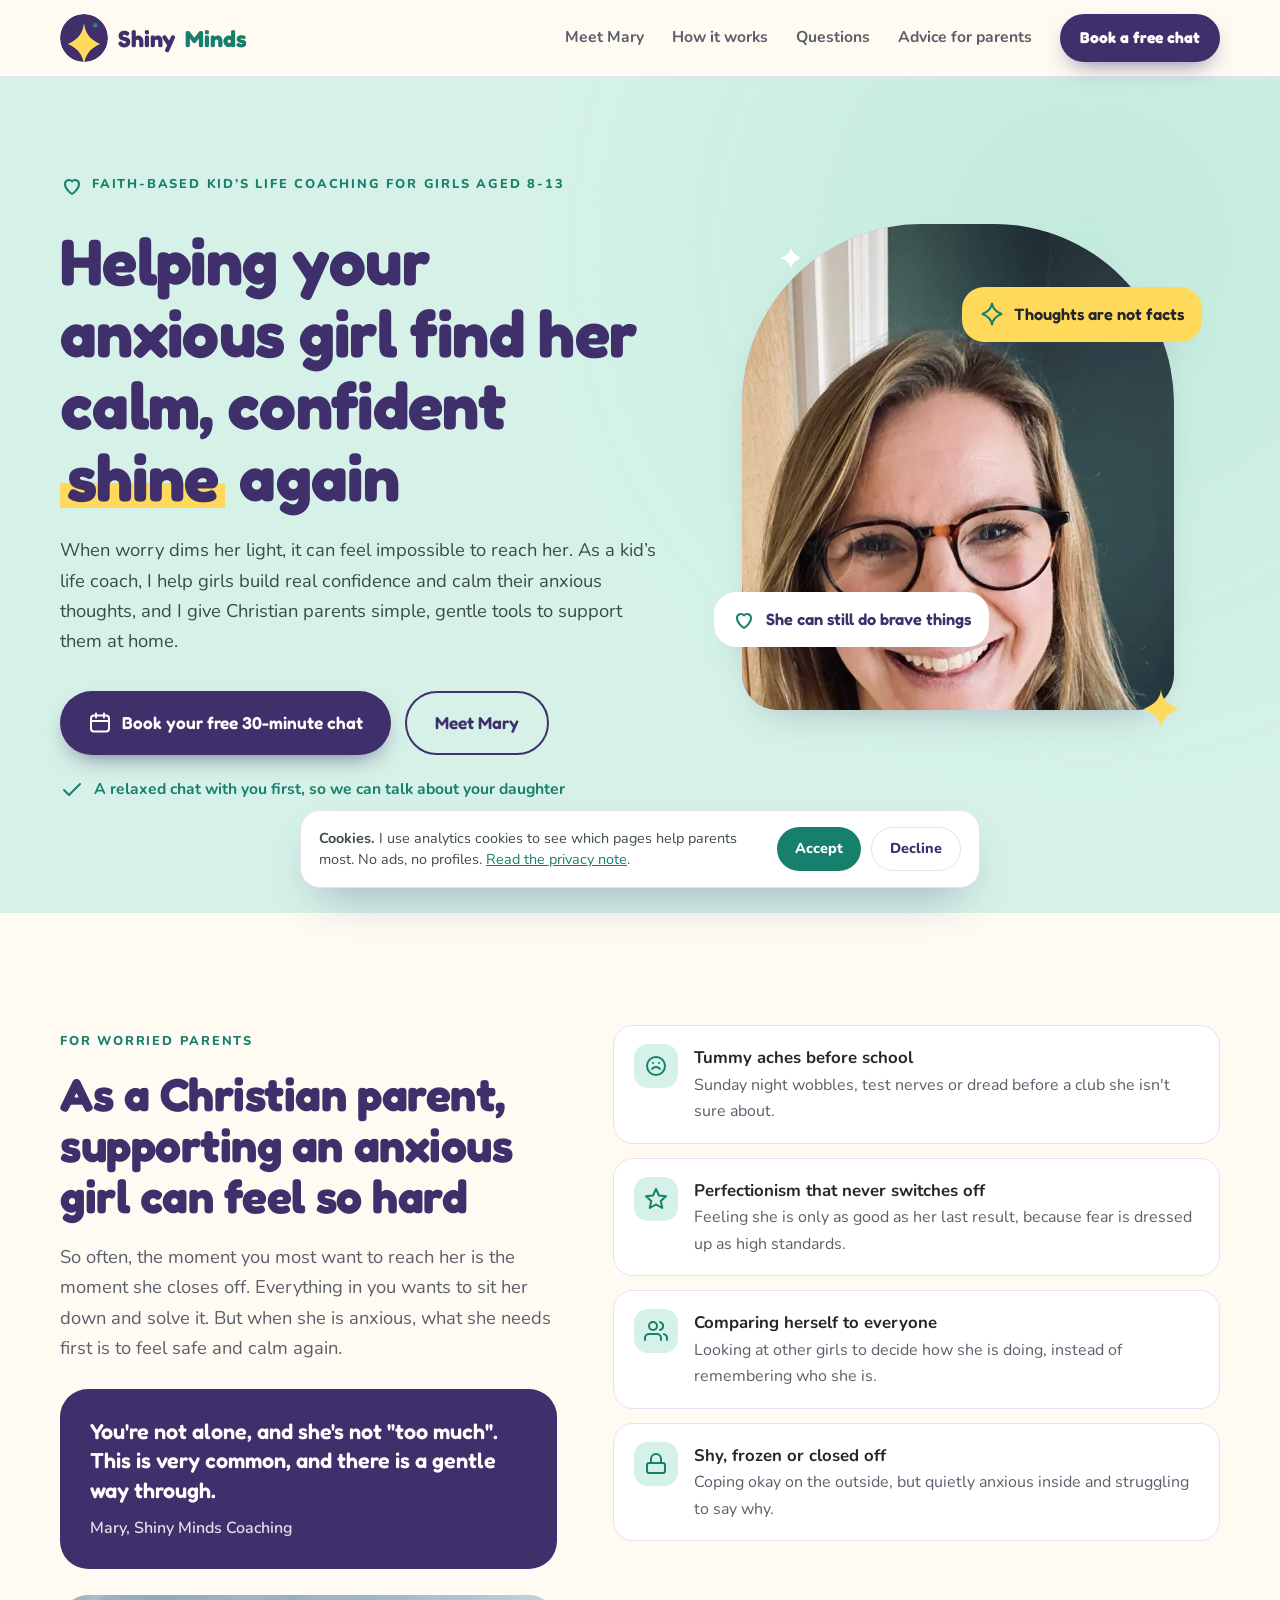
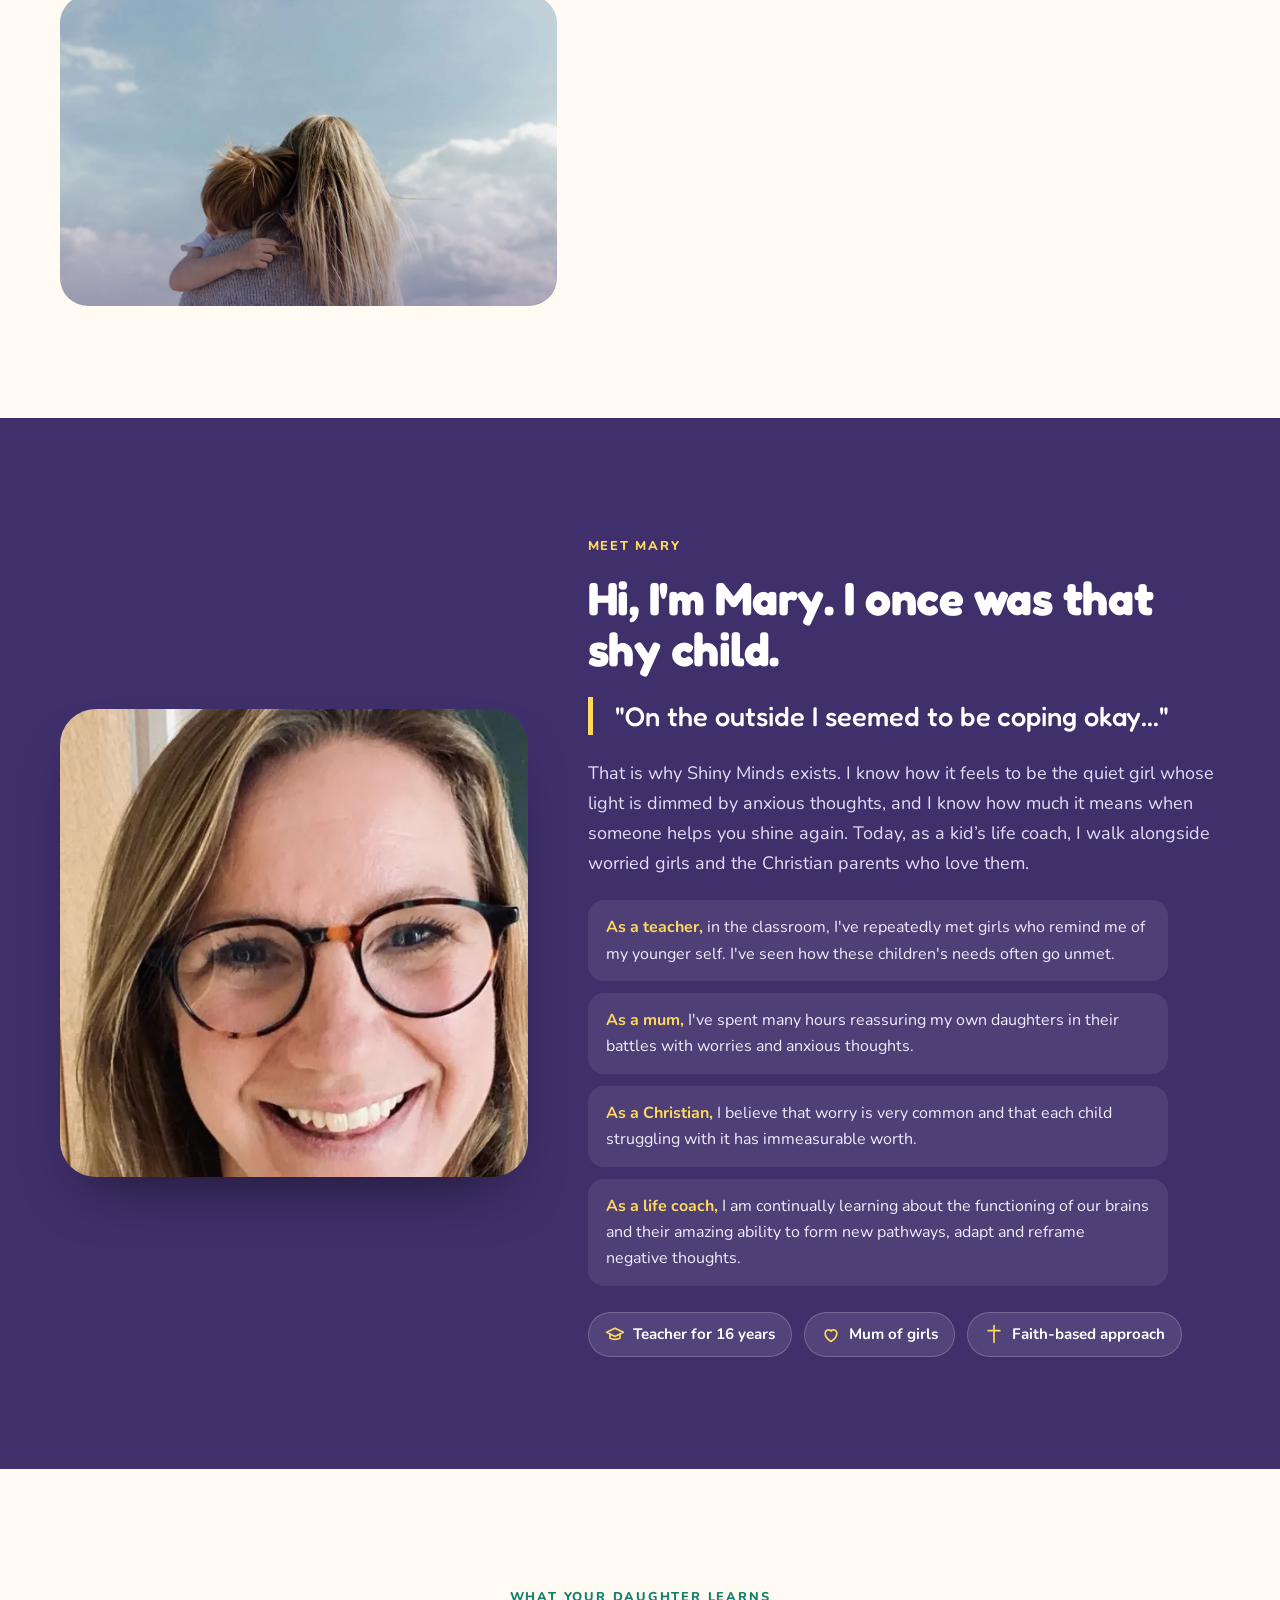
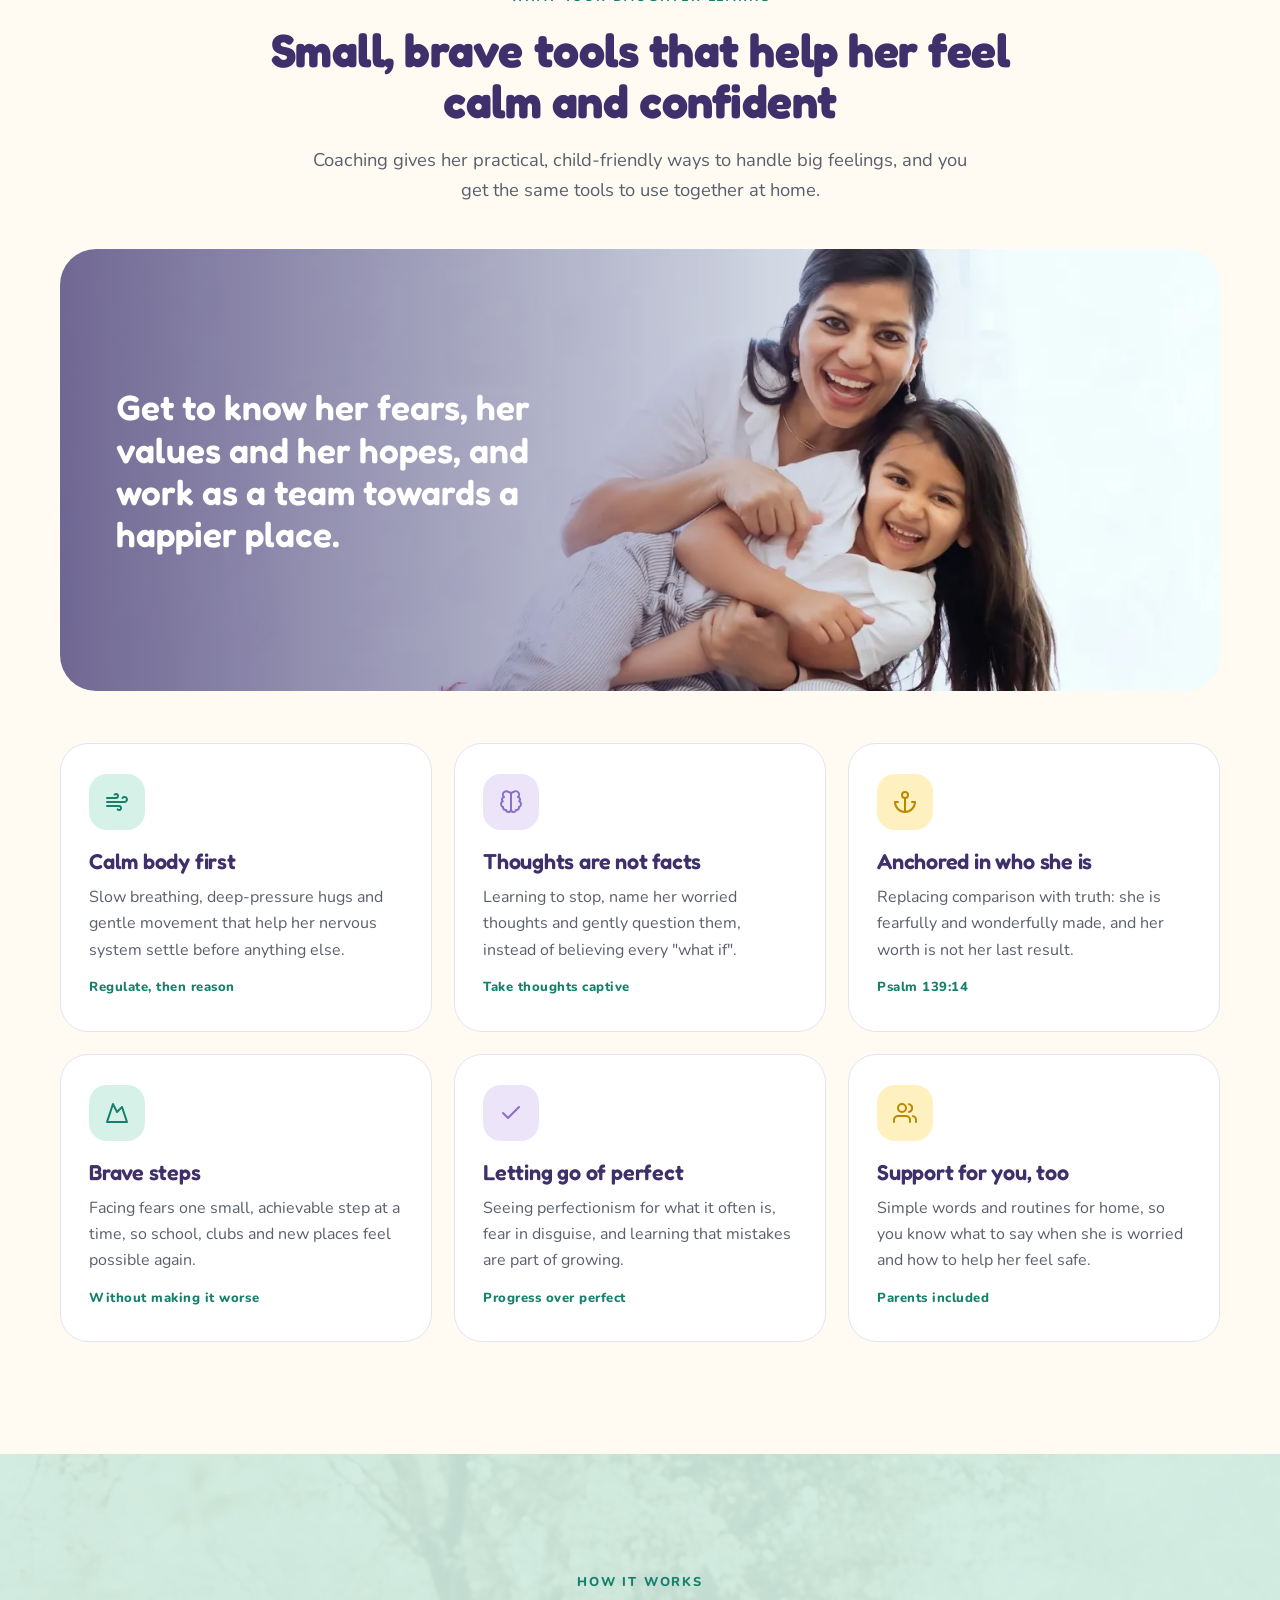
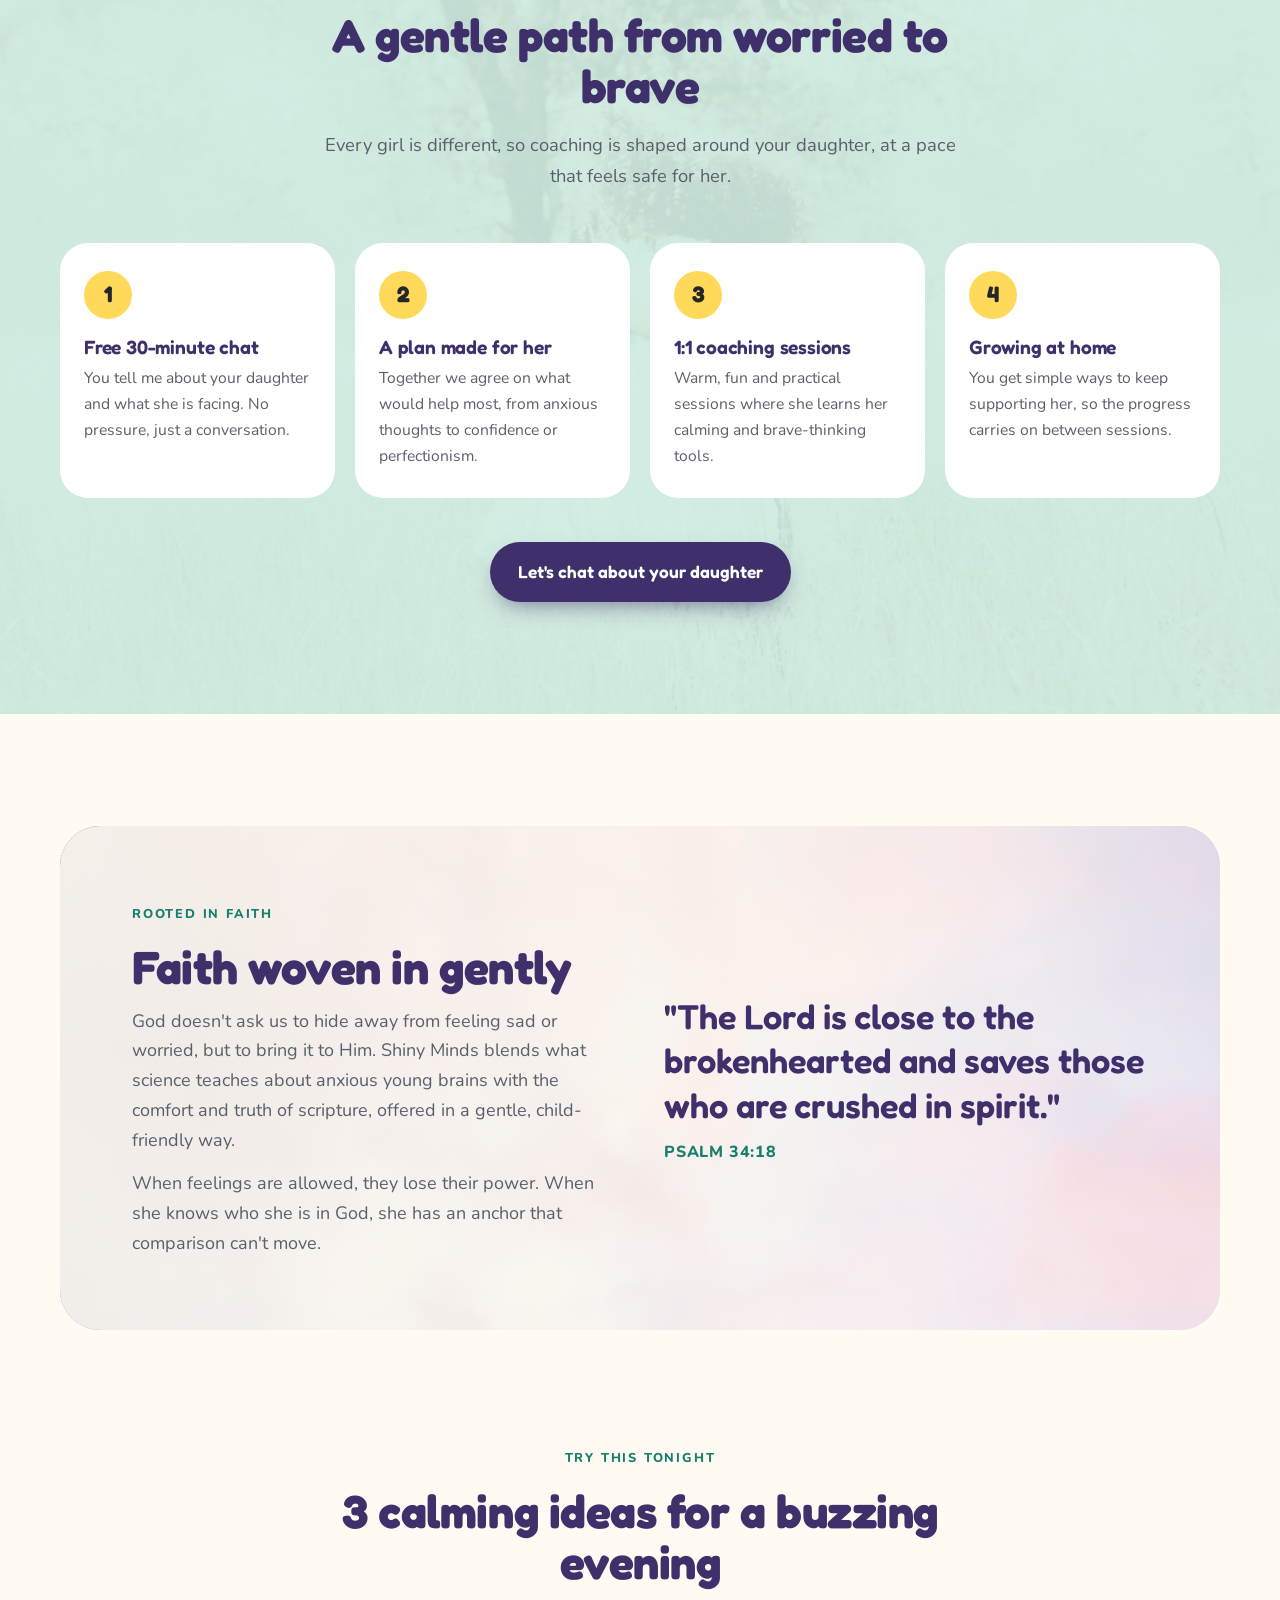
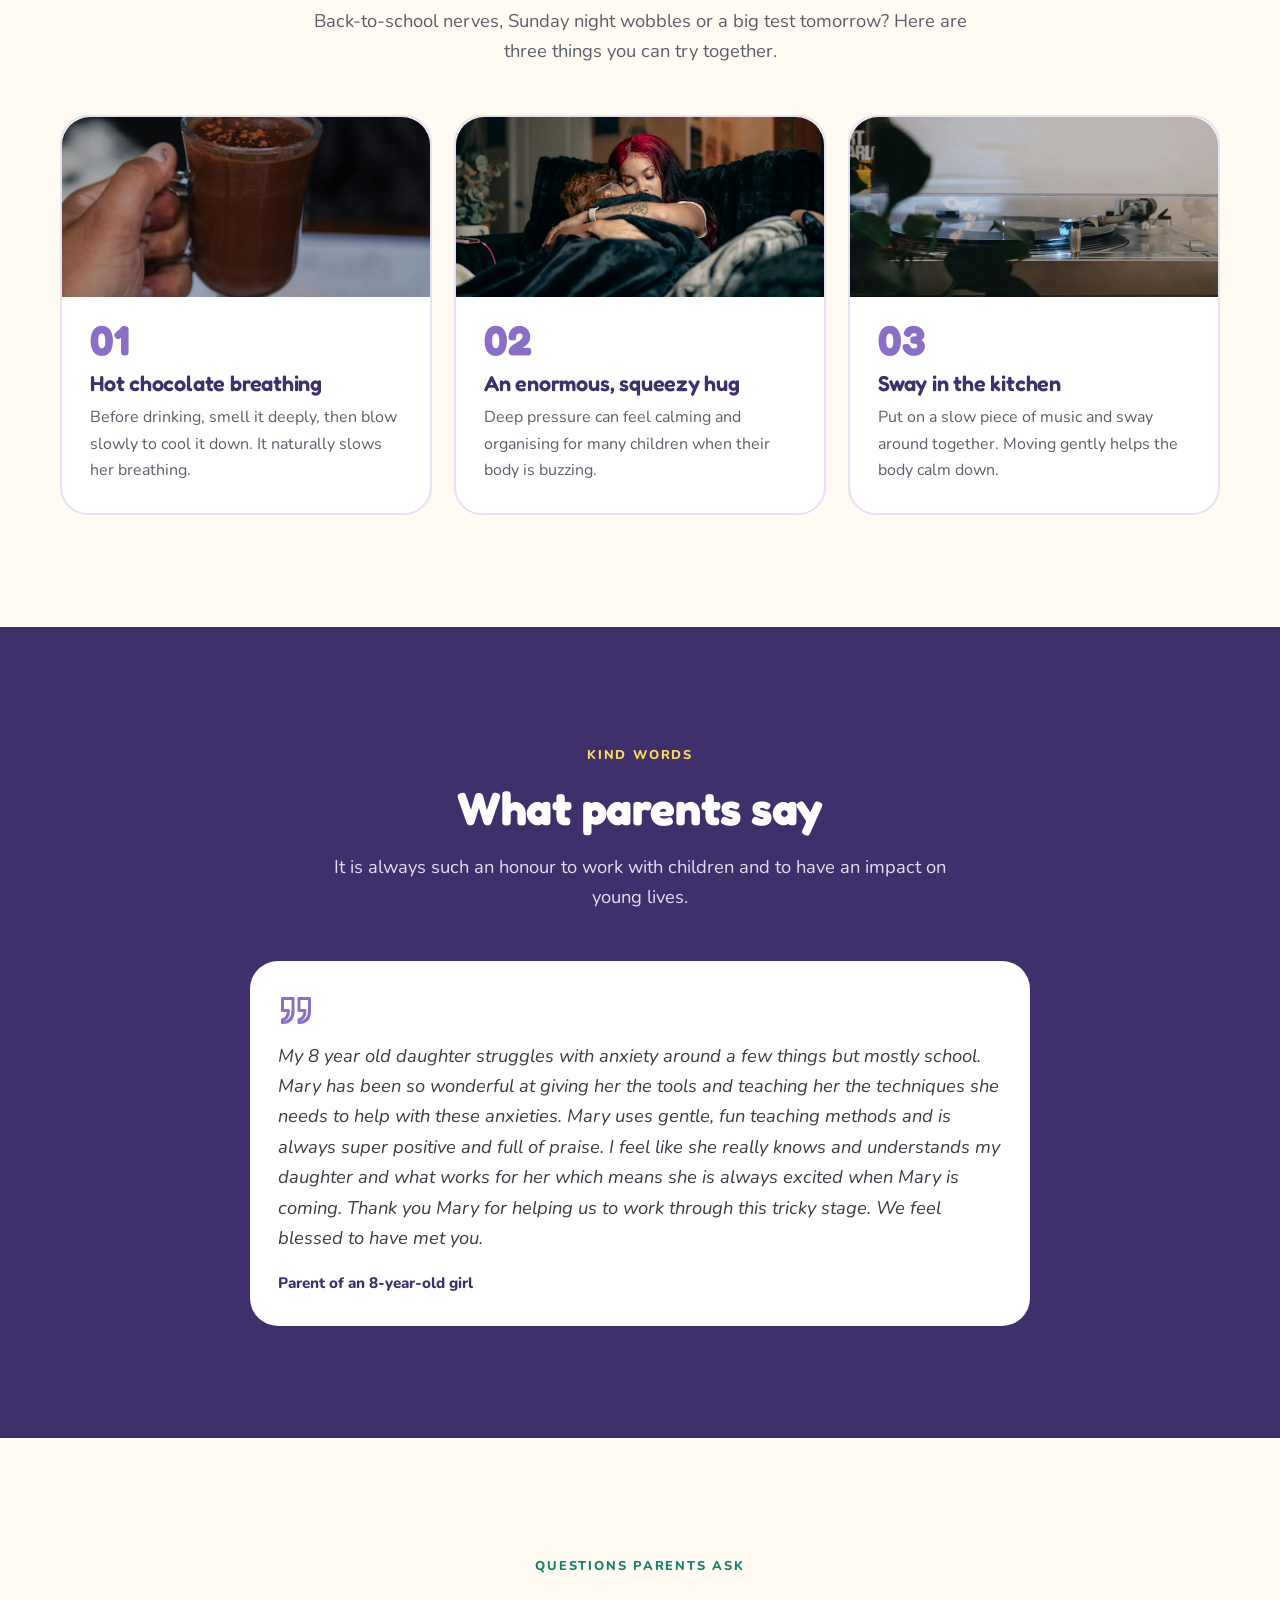
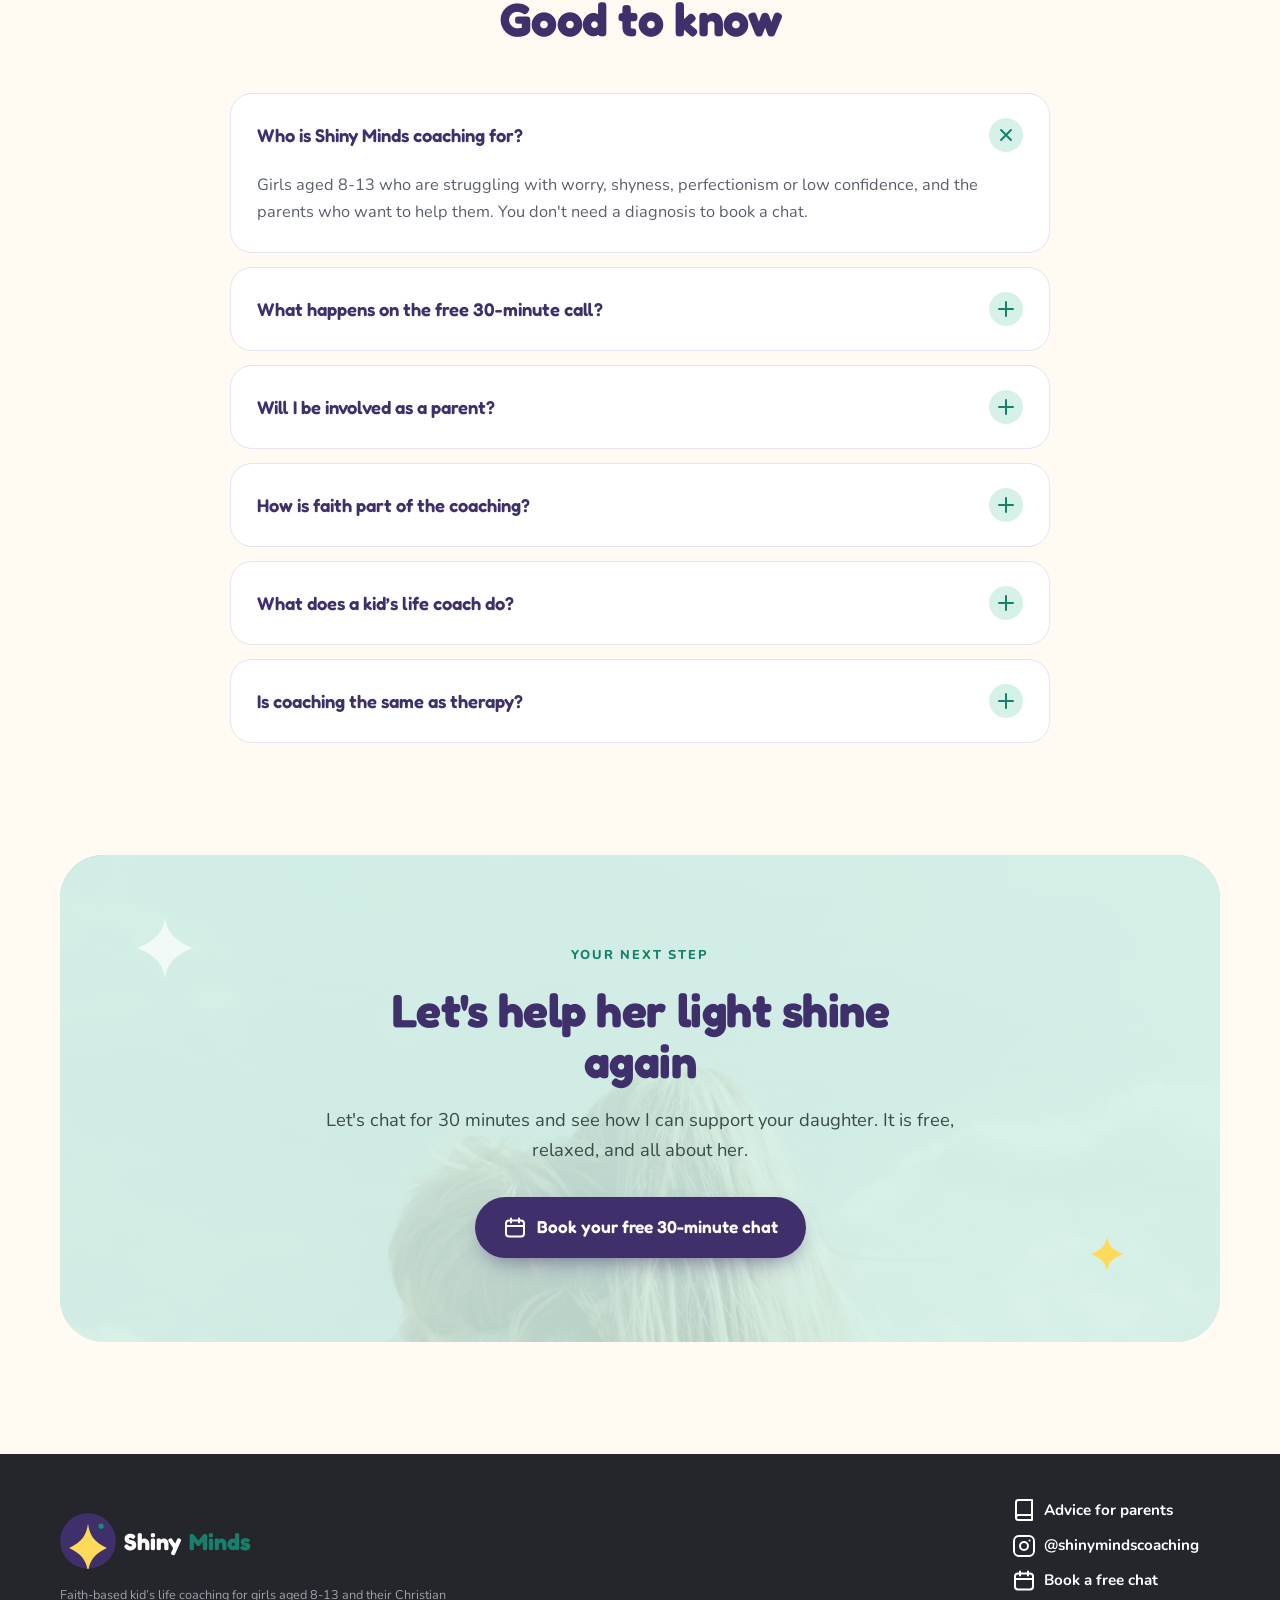
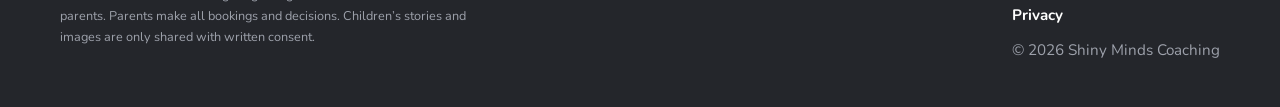
<file: index.html>
<!doctype html>
<html lang="en-GB">
<head>
<meta charset="utf-8">
<meta name="viewport" content="width=device-width, initial-scale=1">
<title>Kid's Life Coach for Anxious Girls | Shiny Minds</title>
<meta name="description" content="Gentle, faith-based kid's life coaching for anxious girls aged 8-13. Book a free 30-minute chat and help your daughter find her calm again.">
<link rel="canonical" href="https://shinymindscoaching.com/">
<meta name="robots" content="index, follow">
<meta property="og:type" content="website">
<meta property="og:site_name" content="Shiny Minds Coaching">
<meta property="og:title" content="Kid's Life Coach for Anxious Girls | Shiny Minds">
<meta property="og:description" content="Faith-based kid's life coaching for anxious girls aged 8-13. Christian parents: book a free 30-minute chat with Mary.">
<meta property="og:url" content="https://shinymindscoaching.com/">
<meta property="og:image" content="https://shinymindscoaching.com/images/mary-portrait.webp">
<meta property="og:image:alt" content="Mary Heather, kid's life coach and founder of Shiny Minds Coaching">
<meta property="og:locale" content="en_GB">
<meta name="twitter:card" content="summary_large_image">
<meta name="twitter:title" content="Kid's Life Coach for Anxious Girls | Shiny Minds">
<meta name="twitter:description" content="Faith-based kid's life coaching for anxious girls aged 8-13. Book a free 30-minute chat with Mary.">
<meta name="twitter:image" content="https://shinymindscoaching.com/images/mary-portrait.webp">
<meta name="theme-color" content="#3F2F6B">
<link rel="icon" href="images/shinyminds.svg">
<link rel="apple-touch-icon" sizes="180x180" href="images/apple-touch-icon.png">
<link rel="preconnect" href="https://fonts.googleapis.com">
<link rel="preconnect" href="https://fonts.gstatic.com" crossorigin>
<link href="https://fonts.googleapis.com/css2?family=Fredoka:wght@500;600;700&family=Nunito:ital,wght@0,400;0,600;0,700;0,800;1,600&display=swap" rel="stylesheet">
<style>
:root{
  --cream:#FFFBF2;
  --mint:#D6F2E8;
  --teal:#17806D;
  --ink:#24262B;
  --muted:#5A5F6B;
  --lavender:#8B6FC6;
  --plum:#3F2F6B;
  --sun:#FFD95A;
  --line:#E7E2F1;
  --radius:28px;
  --shadow:0 18px 40px -22px rgba(63,47,107,.35);
}
*{box-sizing:border-box;margin:0;padding:0}
html{scroll-behavior:smooth}
body{font-family:"Nunito",system-ui,sans-serif;color:var(--ink);background:var(--cream);line-height:1.65;font-size:18px;-webkit-font-smoothing:antialiased}
img,svg{display:block;max-width:100%}
a{color:inherit}
h1,h2,h3{font-family:"Fredoka",sans-serif;line-height:1.1;letter-spacing:-.01em}
h1{font-size:clamp(2.4rem,5.4vw,4.1rem);font-weight:700}
h2{font-size:clamp(1.9rem,3.8vw,2.9rem);font-weight:700}
h3{font-size:1.35rem;font-weight:600}
.wrap{width:min(1160px,100% - 32px);margin-inline:auto}
section{padding:clamp(64px,9vw,112px) 0}
.eyebrow{display:inline-flex;align-items:center;gap:8px;font-weight:800;font-size:.8rem;letter-spacing:.14em;text-transform:uppercase;color:var(--teal)}
.lead{font-size:1.15rem;color:var(--muted);max-width:60ch}
.hl{background:linear-gradient(transparent 58%,var(--sun) 58%,var(--sun) 90%,transparent 90%);padding:0 .1em}
.icon{width:24px;height:24px;stroke:currentColor;fill:none;stroke-width:2;stroke-linecap:round;stroke-linejoin:round;flex:none}

/* buttons */
.btn{display:inline-flex;align-items:center;justify-content:center;gap:10px;font-family:"Fredoka",sans-serif;font-weight:600;font-size:1.08rem;text-decoration:none;border-radius:999px;padding:16px 28px;transition:transform .2s ease,box-shadow .2s ease,background .2s}
.btn-primary{background:var(--plum);color:#fff;box-shadow:0 10px 24px -10px rgba(63,47,107,.7)}
.btn-primary:hover{transform:translateY(-2px);background:#33255a}
.btn-ghost{color:var(--plum);border:2px solid var(--plum)}
.btn-ghost:hover{background:var(--plum);color:#fff}
.btn-sun{background:var(--sun);color:var(--ink)}
.btn-sun:hover{transform:translateY(-2px)}

/* nav */
header{position:sticky;top:0;z-index:20;background:rgba(255,251,242,.88);backdrop-filter:blur(10px);border-bottom:1px solid var(--line)}
.nav{display:flex;align-items:center;justify-content:space-between;gap:16px;padding:14px 0}
.logo{display:flex;align-items:center;gap:10px;text-decoration:none;font-family:"Fredoka",sans-serif;font-weight:700;font-size:1.45rem;color:var(--plum)}
.logo span{color:var(--teal)}
.logo .logo-img{width:48px;height:48px;border-radius:50%;flex:none}
.foot .logo .logo-img{width:56px;height:56px}
.nav-links{display:flex;gap:28px;align-items:center}
.nav-links a{text-decoration:none;font-weight:700;color:var(--muted);font-size:.98rem;white-space:nowrap}
.nav-links a:hover{color:var(--plum)}
.nav .btn{padding:11px 20px;font-size:.98rem}
.nav-links a.btn,.nav-links a.btn:hover{color:#fff}

/* hero */
.hero{background:radial-gradient(circle at 85% 20%,#C3EBDD 0,transparent 45%),var(--mint);padding:clamp(48px,8vw,96px) 0 clamp(72px,9vw,110px);position:relative;overflow:hidden}
.hero-grid{display:grid;grid-template-columns:1.1fr .9fr;gap:56px;align-items:center}
.hero h1{color:var(--plum);margin:18px 0 22px}
.hero .lead{color:#3D4A4A}
.hero-ctas{display:flex;flex-wrap:wrap;gap:14px;margin-top:34px}
.hero-note{display:flex;align-items:center;gap:10px;margin-top:22px;font-weight:700;color:var(--teal);font-size:.98rem}
.hero-art{position:relative;aspect-ratio:4/4.6;max-width:460px;justify-self:center;width:100%}
.photo{position:absolute;inset:0 6% 8% 0;border-radius:180px 180px 36px 36px;background:linear-gradient(160deg,#B9A6E6,#8B6FC6);box-shadow:var(--shadow);overflow:hidden;display:grid;place-items:center}
.photo-label{color:#fff;font-weight:700;text-align:center;font-size:.95rem;opacity:.9;padding:24px}
.photo-label svg{width:54px;height:54px;margin:0 auto 10px;stroke:#fff}
.bubble{position:absolute;background:#fff;border-radius:22px;padding:14px 18px;box-shadow:var(--shadow);font-family:"Fredoka",sans-serif;font-weight:600;color:var(--plum);display:flex;align-items:center;gap:10px;font-size:1.02rem}
.bubble.b1{left:-6%;bottom:20%}
.bubble.b2{right:0;top:12%;background:var(--sun);color:var(--ink)}
.bubble svg{color:var(--teal)}
.float-spark{position:absolute;fill:var(--sun);stroke:none}
.float-spark.s1{width:44px;right:4%;bottom:4%}
.float-spark.s2{width:26px;left:8%;top:4%;fill:#fff}

/* empathy */
.empathy-grid{display:grid;grid-template-columns:.9fr 1.1fr;gap:56px;align-items:start}
.signs{display:grid;gap:14px}
.sign{display:flex;gap:16px;align-items:flex-start;background:#fff;border:1px solid var(--line);border-radius:20px;padding:18px 20px}
.sign .ic{width:44px;height:44px;border-radius:14px;display:grid;place-items:center;background:var(--mint);color:var(--teal);flex:none}
.sign p{color:var(--muted);font-size:1rem}
.sign strong{display:block;color:var(--ink);font-size:1.05rem}
.reassure{margin-top:26px;background:var(--plum);color:#fff;border-radius:var(--radius);padding:28px 30px}
.reassure p{font-family:"Fredoka",sans-serif;font-size:1.35rem;font-weight:600;line-height:1.35}
.reassure small{display:block;margin-top:10px;opacity:.85;font-family:"Nunito",sans-serif;font-size:1rem;font-weight:600}

/* story */
.story{background:var(--plum);color:#fff;position:relative;overflow:hidden}
.story .eyebrow{color:var(--sun)}
.story-grid{display:grid;grid-template-columns:.85fr 1.15fr;gap:60px;align-items:center}
.story-photo{aspect-ratio:4/5;border-radius:36px;background:linear-gradient(160deg,#5B4892,#2C2150);border:2px dashed rgba(255,255,255,.35);display:grid;place-items:center;text-align:center;color:rgba(255,255,255,.8);font-weight:700;padding:24px}
.story-photo svg{width:54px;height:54px;margin:0 auto 10px}
.story h2{margin:14px 0 22px}
.story blockquote{font-family:"Fredoka",sans-serif;font-size:clamp(1.3rem,2.4vw,1.7rem);line-height:1.4;font-weight:500;border-left:5px solid var(--sun);padding-left:22px;margin-bottom:24px}
.story p{color:#E4DDF5;margin-bottom:16px;max-width:58ch}
.creds{display:flex;flex-wrap:wrap;gap:12px;margin-top:26px}
.cred{display:inline-flex;align-items:center;gap:8px;background:rgba(255,255,255,.1);border:1px solid rgba(255,255,255,.2);border-radius:999px;padding:9px 16px;font-weight:700;font-size:.95rem}
.cred svg{color:var(--sun);width:20px;height:20px}

/* tools */
.center{text-align:center;margin-inline:auto}
.center .lead{margin-inline:auto}
.tools{display:grid;grid-template-columns:repeat(3,1fr);gap:22px;margin-top:52px}
.tool{background:#fff;border-radius:var(--radius);padding:30px 28px;border:1px solid var(--line);position:relative;transition:transform .2s,box-shadow .2s}
.tool:hover{transform:translateY(-4px);box-shadow:var(--shadow)}
.tool .ic{width:56px;height:56px;border-radius:18px;display:grid;place-items:center;margin-bottom:20px}
.tool:nth-child(3n+1) .ic{background:var(--mint);color:var(--teal)}
.tool:nth-child(3n+2) .ic{background:#ECE5FA;color:var(--lavender)}
.tool:nth-child(3n) .ic{background:#FFF1BF;color:#B98900}
.tool h3{margin-bottom:10px;color:var(--plum)}
.tool p{color:var(--muted);font-size:1rem}
.tool .tag{display:inline-block;margin-top:14px;font-size:.82rem;font-weight:800;color:var(--teal);letter-spacing:.04em}

/* steps */
.steps-sec{background:var(--mint)}
.steps{display:grid;grid-template-columns:repeat(4,1fr);gap:20px;margin-top:52px;counter-reset:s}
.step{background:#fff;border-radius:var(--radius);padding:28px 24px;position:relative}
.step::before{counter-increment:s;content:counter(s);font-family:"Fredoka",sans-serif;font-weight:700;font-size:1.4rem;width:48px;height:48px;border-radius:50%;display:grid;place-items:center;background:var(--sun);color:var(--ink);margin-bottom:18px}
.step h3{font-size:1.2rem;margin-bottom:8px;color:var(--plum)}
.step p{color:var(--muted);font-size:.98rem}
.steps-cta{display:flex;justify-content:center;margin-top:44px}

/* faith */
.faith-card{background:linear-gradient(135deg,#ECE5FA,#FFF6D6);border-radius:40px;padding:clamp(36px,6vw,72px);display:grid;grid-template-columns:1fr 1fr;gap:48px;align-items:center}
.verse{font-family:"Fredoka",sans-serif;font-size:clamp(1.5rem,3vw,2.15rem);line-height:1.3;color:var(--plum);font-weight:600}
.verse cite{display:block;margin-top:14px;font-family:"Nunito",sans-serif;font-style:normal;font-size:1rem;font-weight:800;color:var(--teal);letter-spacing:.05em}
.faith-card p{color:var(--muted);margin-top:14px}
.faith-card h2{color:var(--plum)}

/* tips */
.tips-sec{background:var(--cream)}
.tips{display:grid;grid-template-columns:repeat(3,1fr);gap:22px;margin-top:48px}
.tip{border-radius:var(--radius);padding:30px 28px;background:#fff;border:2px solid var(--line)}
.tip .num{font-family:"Fredoka",sans-serif;font-size:2.6rem;font-weight:700;color:var(--lavender);line-height:1}
.tip h3{margin:12px 0 8px;color:var(--plum)}
.tip p{color:var(--muted);font-size:1rem}

/* testimonials */
.proof{background:var(--plum);color:#fff}
.proof .eyebrow{color:var(--sun)}
.proof .lead{color:#E4DDF5}
.quotes{display:grid;grid-template-columns:repeat(3,1fr);gap:22px;margin-top:48px}
.quote{background:#fff;color:var(--ink);border-radius:var(--radius);padding:30px 28px;position:relative}
.quote:nth-child(2){background:var(--sun)}
.quotes.single{grid-template-columns:1fr;max-width:780px;margin-inline:auto}
.quotes.single .quote p{font-size:1.15rem}
.quote svg.q{width:36px;height:36px;color:var(--lavender);margin-bottom:14px}
.quote p{font-size:1.02rem;font-style:italic;color:#3A3D45}
.quote .who{margin-top:18px;font-weight:800;font-size:.95rem;color:var(--plum);font-style:normal}
.draft-note{display:inline-block;margin-top:10px;font-size:.78rem;font-weight:800;letter-spacing:.06em;text-transform:uppercase;color:var(--teal);background:var(--mint);border-radius:999px;padding:4px 10px;font-style:normal}

/* faq */
.faq{max-width:820px;margin:48px auto 0;display:grid;gap:14px}
details{background:#fff;border:1px solid var(--line);border-radius:22px;padding:4px 26px}
summary{list-style:none;cursor:pointer;display:flex;justify-content:space-between;align-items:center;gap:16px;padding:20px 0;font-family:"Fredoka",sans-serif;font-weight:600;font-size:1.15rem;color:var(--plum)}
summary::-webkit-details-marker{display:none}
summary .plus{width:34px;height:34px;border-radius:50%;background:var(--mint);color:var(--teal);display:grid;place-items:center;flex:none;transition:transform .25s}
details[open] summary .plus{transform:rotate(45deg)}
details p{color:var(--muted);padding:0 0 22px;font-size:1.02rem}

/* final cta */
.final{padding-top:0}
.final-card{background:var(--mint);border-radius:44px;padding:clamp(40px,7vw,84px) clamp(24px,6vw,72px);text-align:center;position:relative;overflow:hidden}
.final-card h2{color:var(--plum);max-width:20ch;margin:16px auto 18px}
.final-card .lead{margin:0 auto 32px;color:#3D4A4A}
.final-card .spark-bg{position:absolute;fill:#fff;opacity:.7}

footer{background:var(--ink);color:#C9CCD3;padding:44px 0;font-size:.95rem}
.foot{display:flex;flex-wrap:wrap;justify-content:space-between;gap:24px;align-items:center}
.foot .logo{color:#fff}
.foot a{color:#fff;text-decoration:none;font-weight:700;display:inline-flex;align-items:center;gap:8px}
.foot small{display:block;margin-top:8px;max-width:52ch;color:#9DA1AB}

/* photos */
.photo img,.story-photo img{width:100%;height:100%;object-fit:cover}
.photo img{object-position:50% 35%}
.story-photo.has-img{padding:0;border:0;overflow:hidden;box-shadow:0 30px 60px -30px rgba(0,0,0,.6)}
.story-photo.has-img{aspect-ratio:1/1}
.story-photo.has-img img{object-position:64% 50%}
.emp-img{margin-top:26px;border-radius:var(--radius);overflow:hidden;aspect-ratio:16/10;position:relative}
.emp-img img{width:100%;height:100%;object-fit:cover;object-position:50% 30%}
.emp-img::after{content:"";position:absolute;inset:0;background:linear-gradient(180deg,transparent 55%,rgba(63,47,107,.35))}
.story-quotes{display:grid;gap:12px;margin-top:22px}
.story-quotes p{margin:0;background:rgba(255,255,255,.08);border-radius:16px;padding:14px 18px;font-size:1rem;color:#F1ECFB}
.story-quotes strong{color:var(--sun)}
.band{margin-top:44px;border-radius:36px;overflow:hidden;position:relative;aspect-ratio:21/8}
.band img{width:100%;height:100%;object-fit:cover;object-position:50% 30%}
.band::after{content:"";position:absolute;inset:0;background:linear-gradient(90deg,rgba(63,47,107,.72) 0%,rgba(63,47,107,.25) 55%,transparent 80%)}
.band p{position:absolute;z-index:1;left:clamp(22px,5vw,56px);top:50%;transform:translateY(-50%);max-width:22ch;color:#fff;font-family:"Fredoka",sans-serif;font-weight:600;font-size:clamp(1.3rem,3vw,2.2rem);line-height:1.2}
.steps-sec{position:relative;background:url(images/field-hug.webp) center 40%/cover}
.steps-sec::before{content:"";position:absolute;inset:0;background:rgba(214,242,232,.9)}
.steps-sec>.wrap{position:relative}
.faith-card{position:relative;overflow:hidden;background:url(images/clouds.webp) center/cover}
.faith-card::before{content:"";position:absolute;inset:0;background:linear-gradient(120deg,rgba(255,251,242,.93) 0%,rgba(255,251,242,.82) 50%,rgba(236,229,250,.55) 100%)}
.faith-card>*{position:relative}
.tip-img{margin:-30px -28px 22px;height:180px;border-radius:var(--radius) var(--radius) 0 0;overflow:hidden}
.tip-img img{width:100%;height:100%;object-fit:cover}
.final-card{background:url(images/hug-sky.webp) center 30%/cover}
.final-card::before{content:"";position:absolute;inset:0;background:linear-gradient(180deg,rgba(214,242,232,.93),rgba(214,242,232,.86))}
.final-card>*:not(.spark-bg){position:relative}
.final-card .spark-bg{z-index:1}

/* responsive */
@media (max-width:980px){
  .hero-grid,.empathy-grid,.story-grid,.faith-card{grid-template-columns:1fr}
  .hero-art{max-width:380px}
  .tools,.tips,.quotes:not(.single){grid-template-columns:1fr 1fr}
  .nav-links a:not(.btn){display:none}
  .steps{grid-template-columns:1fr 1fr}
  .story-photo{max-width:380px;aspect-ratio:1/1}
}
@media (max-width:680px){
  body{font-size:17px}
  .nav-links a:not(.btn){display:none}
  .tools,.tips,.quotes,.steps{grid-template-columns:1fr}
  .hero-ctas .btn{width:100%}
  .band{aspect-ratio:4/3}
  .final-card .spark-bg{display:none}
  .band::after{background:linear-gradient(0deg,rgba(63,47,107,.8) 0%,rgba(63,47,107,.2) 60%,transparent)}
  .band p{top:auto;bottom:22px;transform:none}
  .bubble.b1{left:0}
  .bubble{font-size:.92rem;padding:11px 14px}
  details{padding:2px 18px}
}

/* consent banner + analytics */
.cookie{position:fixed;left:12px;right:12px;bottom:12px;z-index:9999;max-width:680px;margin-inline:auto;background:#fff;border:1px solid #E7E2F1;border-radius:20px;box-shadow:0 20px 50px -20px rgba(63,47,107,.45);padding:16px 18px;display:flex;gap:14px;align-items:center;justify-content:space-between;flex-wrap:wrap;font-size:.9rem;line-height:1.5;color:#3D4A4A}
.cookie[hidden]{display:none}
.cookie p{margin:0;flex:1 1 260px}
.cookie a{color:#17806D}
.cookie-actions{display:flex;gap:10px;flex:0 0 auto}
.cookie-btn{font:inherit;font-weight:800;border:0;border-radius:999px;padding:10px 18px;background:#17806D;color:#fff;cursor:pointer}
.cookie-btn-ghost{background:transparent;color:#3F2F6B;border:1px solid #E7E2F1}
.cookie-btn:focus-visible{outline:3px solid #3F2F6B;outline-offset:2px}
</style>
<script type="application/ld+json">
{
  "@context": "https://schema.org",
  "@graph": [
    {
      "@type": ["ProfessionalService", "LocalBusiness"],
      "@id": "https://shinymindscoaching.com/#business",
      "name": "Shiny Minds Coaching",
      "alternateName": "Shiny Minds - Kid's Life Coaching",
      "description": "Faith-based kid's life coaching that helps anxious girls aged 8-13 build confidence, calm anxious thoughts and shine again. Mary is a kid's life coach who supports Christian parents with gentle, child-friendly tools rooted in Christian faith.",
      "url": "https://shinymindscoaching.com/",
      "image": "https://shinymindscoaching.com/images/mary-portrait.webp",
      "logo": "https://shinymindscoaching.com/images/shinyminds.svg",
      "founder": {
        "@type": "Person",
        "name": "Mary Heather",
        "jobTitle": "Kid's life coach and former teacher"
      },
      "sameAs": ["https://www.instagram.com/shinymindscoaching/"],
      "makesOffer": [
        {
          "@type": "Offer",
          "name": "Kid's life coaching for anxious girls",
          "description": "1:1 life coaching for girls aged 8-13 struggling with anxiety, worry, shyness, perfectionism or low confidence, offered from a Christian faith perspective.",
          "serviceType": "Life coaching for children"
        },
        {
          "@type": "Offer",
          "name": "Free 30-minute chat for parents",
          "description": "A free, relaxed 30-minute call between Mary and the parent to talk about their daughter and how coaching could help.",
          "serviceType": "Free consultation"
        }
      ]
    },
    {
      "@type": "FAQPage",
      "@id": "https://shinymindscoaching.com/#faq",
      "mainEntity": [
        {
          "@type": "Question",
          "name": "Who is Shiny Minds coaching for?",
          "acceptedAnswer": {
            "@type": "Answer",
            "text": "Girls aged 8-13 who are struggling with worry, shyness, perfectionism or low confidence, and the parents who want to help them. You don't need a diagnosis to book a chat."
          }
        },
        {
          "@type": "Question",
          "name": "What happens on the free 30-minute call?",
          "acceptedAnswer": {
            "@type": "Answer",
            "text": "It is a relaxed conversation with you, the parent. You tell me about your daughter and what she is facing, I share how coaching could help, and you decide if it feels right. There is no obligation."
          }
        },
        {
          "@type": "Question",
          "name": "Will I be involved as a parent?",
          "acceptedAnswer": {
            "@type": "Answer",
            "text": "Yes. Parents make all the decisions and bookings, and you will get simple tools and language to keep supporting your daughter at home between sessions."
          }
        },
        {
          "@type": "Question",
          "name": "How is faith part of the coaching?",
          "acceptedAnswer": {
            "@type": "Answer",
            "text": "My coaching is rooted in Christian faith and offered gently. We draw on scripture for comfort and identity, alongside practical, child-friendly tools for calming anxious thoughts."
          }
        },
        {
          "@type": "Question",
          "name": "Is coaching the same as therapy?",
          "acceptedAnswer": {
            "@type": "Answer",
            "text": "No. Coaching focuses on building confidence and practical coping tools. If your daughter needs clinical support, please speak to your GP, and I'm happy to talk through what might be the best fit on our call."
          }
        },
        {
          "@type": "Question",
          "name": "What does a kid's life coach do?",
          "acceptedAnswer": {
            "@type": "Answer",
            "text": "A kid's life coach helps children build confidence, manage big feelings like worry and anxiety, and learn practical thinking tools. At Shiny Minds, coaching is faith-based and gentle, and Christian parents are given tools to support their anxious girl at home between sessions."
          }
        }
      ]
    }
  ]
}
</script>
<script src="/analytics.js"></script>
<script async src="https://www.googletagmanager.com/gtag/js?id=G-M0JJ4X9EP7"></script>
</head>
<body>

<svg width="0" height="0" style="position:absolute" aria-hidden="true">
  <defs>
    <symbol id="spark" viewBox="0 0 24 24"><path d="M12 1.5c.6 4.7 2.9 7.8 9.5 10.5-6.6 2.7-8.9 5.8-9.5 10.5-.6-4.7-2.9-7.8-9.5-10.5C9.1 9.3 11.4 6.2 12 1.5z"/></symbol>
  </defs>
</svg>

<header>
  <div class="wrap nav">
    <a class="logo" href="#top" aria-label="Shiny Minds Coaching home">
      <img class="logo-img" src="images/shinyminds.svg" alt="Shiny Minds Coaching" width="48" height="48">
      Shiny <span>Minds</span>
    </a>
    <nav class="nav-links" aria-label="Main">
      <a href="#about">Meet Mary</a>
      <a href="#how">How it works</a>
      <a href="#faq">Questions</a>
      <a href="/blog/">Advice for parents</a>
      <a class="btn btn-primary" href="https://calendly.com/mramail_82/30min" target="_blank" rel="noopener">Book a free chat</a>
    </nav>
  </div>
</header>

<main id="top">

<!-- HERO -->
<section class="hero">
  <div class="wrap hero-grid">
    <div>
      <span class="eyebrow"><svg class="icon" viewBox="0 0 24 24"><path d="M12 21s-7-4.4-7-10a4 4 0 0 1 7-2.6A4 4 0 0 1 19 11c0 5.6-7 10-7 10z"/></svg>Faith-based kid’s life coaching for girls aged 8-13</span>
      <h1>Helping your anxious girl find her calm, confident <span class="hl">shine</span> again</h1>
      <p class="lead">When worry dims her light, it can feel impossible to reach her. As a kid’s life coach, I help girls build real confidence and calm their anxious thoughts, and I give Christian parents simple, gentle tools to support them at home.</p>
      <div class="hero-ctas">
        <a class="btn btn-primary" href="https://calendly.com/mramail_82/30min" target="_blank" rel="noopener">
          <svg class="icon" viewBox="0 0 24 24"><rect x="3" y="4.5" width="18" height="16" rx="3"/><path d="M8 2.5v4M16 2.5v4M3 10h18"/></svg>
          Book your free 30-minute chat
        </a>
        <a class="btn btn-ghost" href="#about">Meet Mary</a>
      </div>
      <p class="hero-note"><svg class="icon" viewBox="0 0 24 24"><path d="M20 6 9 17l-5-5"/></svg>A relaxed chat with you first, so we can talk about your daughter</p>
    </div>

    <div class="hero-art" aria-hidden="true">
      <div class="photo">
        <img src="images/mary-portrait.webp" width="750" height="760" alt="Mary Heather, kid’s life coach and founder of Shiny Minds Coaching, smiling">
      </div>
      <div class="bubble b2"><svg class="icon" viewBox="0 0 24 24"><use href="#spark"/></svg>Thoughts are not facts</div>
      <div class="bubble b1"><svg class="icon" viewBox="0 0 24 24"><path d="M12 21s-7-4.4-7-10a4 4 0 0 1 7-2.6A4 4 0 0 1 19 11c0 5.6-7 10-7 10z"/></svg>She can still do brave things</div>
      <svg class="float-spark s1" viewBox="0 0 24 24"><use href="#spark"/></svg>
      <svg class="float-spark s2" viewBox="0 0 24 24"><use href="#spark"/></svg>
    </div>
  </div>
</section>

<!-- EMPATHY -->
<section>
  <div class="wrap empathy-grid">
    <div>
      <span class="eyebrow">For worried parents</span>
      <h2 style="margin:14px 0 20px;color:var(--plum)">As a Christian parent, supporting an anxious girl can feel so hard</h2>
      <p class="lead">So often, the moment you most want to reach her is the moment she closes off. Everything in you wants to sit her down and solve it. But when she is anxious, what she needs first is to feel safe and calm again.</p>
      <div class="reassure">
        <p>You're not alone, and she's not "too much". This is very common, and there is a gentle way through.</p>
        <small>Mary, Shiny Minds Coaching</small>
      </div>
      <div class="emp-img"><img src="images/hug-sky.webp" width="1400" height="933" alt="A Christian parent holding her anxious daughter close against a soft sky" loading="lazy"></div>
    </div>
    <div class="signs">
      <div class="sign"><div class="ic"><svg class="icon" viewBox="0 0 24 24"><circle cx="12" cy="12" r="9"/><path d="M8 15s1.5-2 4-2 4 2 4 2M9 9h.01M15 9h.01"/></svg></div><div><strong>Tummy aches before school</strong><p>Sunday night wobbles, test nerves or dread before a club she isn't sure about.</p></div></div>
      <div class="sign"><div class="ic"><svg class="icon" viewBox="0 0 24 24"><path d="M12 2 15 8.5l7 .8-5.2 4.8 1.5 6.9L12 17.5 5.7 21l1.5-6.9L2 9.3l7-.8z"/></svg></div><div><strong>Perfectionism that never switches off</strong><p>Feeling she is only as good as her last result, because fear is dressed up as high standards.</p></div></div>
      <div class="sign"><div class="ic"><svg class="icon" viewBox="0 0 24 24"><path d="M17 21v-2a4 4 0 0 0-4-4H5a4 4 0 0 0-4 4v2"/><circle cx="9" cy="7" r="4"/><path d="M23 21v-2a4 4 0 0 0-3-3.9M16 3.1a4 4 0 0 1 0 7.8"/></svg></div><div><strong>Comparing herself to everyone</strong><p>Looking at other girls to decide how she is doing, instead of remembering who she is.</p></div></div>
      <div class="sign"><div class="ic"><svg class="icon" viewBox="0 0 24 24"><rect x="3" y="11" width="18" height="10" rx="2"/><path d="M7 11V7a5 5 0 0 1 10 0v4"/></svg></div><div><strong>Shy, frozen or closed off</strong><p>Coping okay on the outside, but quietly anxious inside and struggling to say why.</p></div></div>
    </div>
  </div>
</section>

<!-- STORY -->
<section class="story" id="about">
  <div class="wrap story-grid">
    <div class="story-photo has-img">
      <img src="images/mary-story.webp" width="1050" height="520" alt="Mary Heather, kid’s life coach at Shiny Minds Coaching, smiling at home" loading="lazy">
    </div>
    <div>
      <span class="eyebrow">Meet Mary</span>
      <h2>Hi, I'm Mary. I once was that shy child.</h2>
      <blockquote>"On the outside I seemed to be coping okay..."</blockquote>
      <p>That is why Shiny Minds exists. I know how it feels to be the quiet girl whose light is dimmed by anxious thoughts, and I know how much it means when someone helps you shine again. Today, as a kid’s life coach, I walk alongside worried girls and the Christian parents who love them.</p>
      <div class="story-quotes">
        <p><strong>As a teacher,</strong> in the classroom, I've repeatedly met girls who remind me of my younger self. I've seen how these children's needs often go unmet.</p>
        <p><strong>As a mum,</strong> I've spent many hours reassuring my own daughters in their battles with worries and anxious thoughts.</p>
        <p><strong>As a Christian,</strong> I believe that worry is very common and that each child struggling with it has immeasurable worth.</p>
        <p><strong>As a life coach,</strong> I am continually learning about the functioning of our brains and their amazing ability to form new pathways, adapt and reframe negative thoughts.</p>
      </div>
      <div class="creds">
        <span class="cred"><svg class="icon" viewBox="0 0 24 24"><path d="M22 10 12 5 2 10l10 5 10-5z"/><path d="M6 12v5c3 2 9 2 12 0v-5"/></svg>Teacher for 16 years</span>
        <span class="cred"><svg class="icon" viewBox="0 0 24 24"><path d="M12 21s-7-4.4-7-10a4 4 0 0 1 7-2.6A4 4 0 0 1 19 11c0 5.6-7 10-7 10z"/></svg>Mum of girls</span>
        <span class="cred"><svg class="icon" viewBox="0 0 24 24"><path d="M12 2v20M5 8h14"/></svg>Faith-based approach</span>
      </div>
    </div>
  </div>
</section>

<!-- TOOLS -->
<section>
  <div class="wrap">
    <div class="center" style="max-width:760px">
      <span class="eyebrow">What your daughter learns</span>
      <h2 style="margin:14px 0 18px;color:var(--plum)">Small, brave tools that help her feel calm and confident</h2>
      <p class="lead">Coaching gives her practical, child-friendly ways to handle big feelings, and you get the same tools to use together at home.</p>
    </div>
    <div class="band"><img src="images/mum-daughter-laughing.webp" width="1400" height="882" alt="A Christian parent and her daughter laughing together on the sofa" loading="lazy"><p>Get to know her fears, her values and her hopes, and work as a team towards a happier place.</p></div>
    <div class="tools">
      <article class="tool"><div class="ic"><svg class="icon" viewBox="0 0 24 24"><path d="M9.6 4.6A2 2 0 1 1 11 8H2M12.6 19.4A2 2 0 1 0 14 16H2M17.5 8a2.5 2.5 0 1 1 2 4H2"/></svg></div><h3>Calm body first</h3><p>Slow breathing, deep-pressure hugs and gentle movement that help her nervous system settle before anything else.</p><span class="tag">Regulate, then reason</span></article>
      <article class="tool"><div class="ic"><svg class="icon" viewBox="0 0 24 24"><path d="M9.5 2A2.5 2.5 0 0 1 12 4.5v15a2.5 2.5 0 0 1-4.96.44 2.5 2.5 0 0 1-2.96-3.08 3 3 0 0 1-.34-5.58 2.5 2.5 0 0 1 1.32-4.24A2.5 2.5 0 0 1 9.5 2zM14.5 2A2.5 2.5 0 0 0 12 4.5v15a2.5 2.5 0 0 0 4.96.44 2.5 2.5 0 0 0 2.96-3.08 3 3 0 0 0 .34-5.58 2.5 2.5 0 0 0-1.32-4.24A2.5 2.5 0 0 0 14.5 2z"/></svg></div><h3>Thoughts are not facts</h3><p>Learning to stop, name her worried thoughts and gently question them, instead of believing every "what if".</p><span class="tag">Take thoughts captive</span></article>
      <article class="tool"><div class="ic"><svg class="icon" viewBox="0 0 24 24"><path d="M12 22V8M5 12H2a10 10 0 0 0 20 0h-3"/><circle cx="12" cy="5" r="3"/></svg></div><h3>Anchored in who she is</h3><p>Replacing comparison with truth: she is fearfully and wonderfully made, and her worth is not her last result.</p><span class="tag">Psalm 139:14</span></article>
      <article class="tool"><div class="ic"><svg class="icon" viewBox="0 0 24 24"><path d="m8 3 4 8 5-5 5 15H2L8 3z"/></svg></div><h3>Brave steps</h3><p>Facing fears one small, achievable step at a time, so school, clubs and new places feel possible again.</p><span class="tag">Without making it worse</span></article>
      <article class="tool"><div class="ic"><svg class="icon" viewBox="0 0 24 24"><path d="M20 6 9 17l-5-5"/></svg></div><h3>Letting go of perfect</h3><p>Seeing perfectionism for what it often is, fear in disguise, and learning that mistakes are part of growing.</p><span class="tag">Progress over perfect</span></article>
      <article class="tool"><div class="ic"><svg class="icon" viewBox="0 0 24 24"><path d="M17 21v-2a4 4 0 0 0-4-4H5a4 4 0 0 0-4 4v2"/><circle cx="9" cy="7" r="4"/><path d="M23 21v-2a4 4 0 0 0-3-3.9M16 3.1a4 4 0 0 1 0 7.8"/></svg></div><h3>Support for you, too</h3><p>Simple words and routines for home, so you know what to say when she is worried and how to help her feel safe.</p><span class="tag">Parents included</span></article>
    </div>
  </div>
</section>

<!-- HOW IT WORKS -->
<section class="steps-sec" id="how">
  <div class="wrap">
    <div class="center" style="max-width:720px">
      <span class="eyebrow">How it works</span>
      <h2 style="margin:14px 0 18px;color:var(--plum)">A gentle path from worried to brave</h2>
      <p class="lead">Every girl is different, so coaching is shaped around your daughter, at a pace that feels safe for her.</p>
    </div>
    <div class="steps">
      <div class="step"><h3>Free 30-minute chat</h3><p>You tell me about your daughter and what she is facing. No pressure, just a conversation.</p></div>
      <div class="step"><h3>A plan made for her</h3><p>Together we agree on what would help most, from anxious thoughts to confidence or perfectionism.</p></div>
      <div class="step"><h3>1:1 coaching sessions</h3><p>Warm, fun and practical sessions where she learns her calming and brave-thinking tools.</p></div>
      <div class="step"><h3>Growing at home</h3><p>You get simple ways to keep supporting her, so the progress carries on between sessions.</p></div>
    </div>
    <div class="steps-cta"><a class="btn btn-primary" href="https://calendly.com/mramail_82/30min" target="_blank" rel="noopener">Let's chat about your daughter</a></div>
  </div>
</section>

<!-- FAITH -->
<section>
  <div class="wrap">
    <div class="faith-card">
      <div>
        <span class="eyebrow">Rooted in faith</span>
        <h2 style="margin:14px 0 6px">Faith woven in gently</h2>
        <p>God doesn't ask us to hide away from feeling sad or worried, but to bring it to Him. Shiny Minds blends what science teaches about anxious young brains with the comfort and truth of scripture, offered in a gentle, child-friendly way.</p>
        <p>When feelings are allowed, they lose their power. When she knows who she is in God, she has an anchor that comparison can't move.</p>
      </div>
      <blockquote class="verse">"The Lord is close to the brokenhearted and saves those who are crushed in spirit."<cite>PSALM 34:18</cite></blockquote>
    </div>
  </div>
</section>

<!-- TIPS -->
<section class="tips-sec" style="padding-top:0">
  <div class="wrap">
    <div class="center" style="max-width:720px">
      <span class="eyebrow">Try this tonight</span>
      <h2 style="margin:14px 0 18px;color:var(--plum)">3 calming ideas for a buzzing evening</h2>
      <p class="lead">Back-to-school nerves, Sunday night wobbles or a big test tomorrow? Here are three things you can try together.</p>
    </div>
    <div class="tips">
      <div class="tip"><div class="tip-img"><img src="images/hot-chocolate.webp" width="933" height="1400" alt="A warm mug of hot chocolate" loading="lazy"></div><div class="num">01</div><h3>Hot chocolate breathing</h3><p>Before drinking, smell it deeply, then blow slowly to cool it down. It naturally slows her breathing.</p></div>
      <div class="tip"><div class="tip-img"><img src="images/hug-blanket.webp" width="1200" height="799" alt="A parent hugging a child under a cosy blanket" loading="lazy"></div><div class="num">02</div><h3>An enormous, squeezy hug</h3><p>Deep pressure can feel calming and organising for many children when their body is buzzing.</p></div>
      <div class="tip"><div class="tip-img"><img src="images/record-player.webp" width="1200" height="1800" alt="A record player playing slow music" loading="lazy"></div><div class="num">03</div><h3>Sway in the kitchen</h3><p>Put on a slow piece of music and sway around together. Moving gently helps the body calm down.</p></div>
    </div>
  </div>
</section>

<!-- TESTIMONIALS -->
<section class="proof">
  <div class="wrap">
    <div class="center" style="max-width:720px">
      <span class="eyebrow">Kind words</span>
      <h2 style="margin:14px 0 18px">What parents say</h2>
      <p class="lead">It is always such an honour to work with children and to have an impact on young lives.</p>
    </div>
    <div class="quotes single">
      <figure class="quote"><svg class="q icon" viewBox="0 0 24 24"><path d="M3 21c3 0 7-1 7-8V5H3v8h4c0 4-2 6-4 6v2zM14 21c3 0 7-1 7-8V5h-7v8h4c0 4-2 6-4 6v2z"/></svg><p>My 8 year old daughter struggles with anxiety around a few things but mostly school. Mary has been so wonderful at giving her the tools and teaching her the techniques she needs to help with these anxieties. Mary uses gentle, fun teaching methods and is always super positive and full of praise. I feel like she really knows and understands my daughter and what works for her which means she is always excited when Mary is coming. Thank you Mary for helping us to work through this tricky stage. We feel blessed to have met you.</p><figcaption class="who">Parent of an 8-year-old girl</figcaption></figure>
    </div>
  </div>
</section>

<!-- FAQ -->
<section id="faq">
  <div class="wrap">
    <div class="center" style="max-width:720px">
      <span class="eyebrow">Questions parents ask</span>
      <h2 style="margin:14px 0 0;color:var(--plum)">Good to know</h2>
    </div>
    <div class="faq">
      <details open><summary>Who is Shiny Minds coaching for?<span class="plus"><svg class="icon" viewBox="0 0 24 24"><path d="M12 5v14M5 12h14"/></svg></span></summary><p>Girls aged 8-13 who are struggling with worry, shyness, perfectionism or low confidence, and the parents who want to help them. You don't need a diagnosis to book a chat.</p></details>
      <details><summary>What happens on the free 30-minute call?<span class="plus"><svg class="icon" viewBox="0 0 24 24"><path d="M12 5v14M5 12h14"/></svg></span></summary><p>It is a relaxed conversation with you, the parent. You tell me about your daughter and what she is facing, I share how coaching could help, and you decide if it feels right. There is no obligation.</p></details>
      <details><summary>Will I be involved as a parent?<span class="plus"><svg class="icon" viewBox="0 0 24 24"><path d="M12 5v14M5 12h14"/></svg></span></summary><p>Yes. Parents make all the decisions and bookings, and you will get simple tools and language to keep supporting your daughter at home between sessions.</p></details>
      <details><summary>How is faith part of the coaching?<span class="plus"><svg class="icon" viewBox="0 0 24 24"><path d="M12 5v14M5 12h14"/></svg></span></summary><p>My coaching is rooted in Christian faith and offered gently. We draw on scripture for comfort and identity, alongside practical, child-friendly tools for calming anxious thoughts.</p></details>
      <details><summary>What does a kid’s life coach do?<span class="plus"><svg class="icon" viewBox="0 0 24 24"><path d="M12 5v14M5 12h14"/></svg></span></summary><p>A kid’s life coach helps children build confidence, manage big feelings like worry and anxiety, and learn practical thinking tools. At Shiny Minds, coaching is faith-based and gentle, and Christian parents are given tools to support their anxious girl at home between sessions.</p></details>
      <details><summary>Is coaching the same as therapy?<span class="plus"><svg class="icon" viewBox="0 0 24 24"><path d="M12 5v14M5 12h14"/></svg></span></summary><p>No. Coaching focuses on building confidence and practical coping tools. If your daughter needs clinical support, please speak to your GP, and I'm happy to talk through what might be the best fit on our call.</p></details>
    </div>
  </div>
</section>

<!-- FINAL CTA -->
<section class="final">
  <div class="wrap">
    <div class="final-card">
      <svg class="spark-bg" viewBox="0 0 24 24" style="width:70px;left:6%;top:12%"><use href="#spark"/></svg>
      <svg class="spark-bg" viewBox="0 0 24 24" style="width:40px;right:8%;bottom:14%;fill:var(--sun);opacity:1"><use href="#spark"/></svg>
      <span class="eyebrow">Your next step</span>
      <h2>Let's help her light shine again</h2>
      <p class="lead">Let's chat for 30 minutes and see how I can support your daughter. It is free, relaxed, and all about her.</p>
      <a class="btn btn-primary" href="https://calendly.com/mramail_82/30min" target="_blank" rel="noopener">
        <svg class="icon" viewBox="0 0 24 24"><rect x="3" y="4.5" width="18" height="16" rx="3"/><path d="M8 2.5v4M16 2.5v4M3 10h18"/></svg>
        Book your free 30-minute chat
      </a>
    </div>
  </div>
</section>

</main>

<footer>
  <div class="wrap foot">
    <div>
      <a class="logo" href="#top"><img class="logo-img" src="images/shinyminds.svg" alt="Shiny Minds Coaching" width="48" height="48">Shiny <span>Minds</span></a>
      <small>Faith-based kid’s life coaching for girls aged 8-13 and their Christian parents. Parents make all bookings and decisions. Children’s stories and images are only shared with written consent.</small>
    </div>
    <div style="display:grid;gap:10px;justify-items:start">
      <a href="/blog/"><svg class="icon" viewBox="0 0 24 24"><path d="M4 19.5A2.5 2.5 0 0 1 6.5 17H20"/><path d="M6.5 2H20v20H6.5A2.5 2.5 0 0 1 4 19.5v-15A2.5 2.5 0 0 1 6.5 2z"/></svg>Advice for parents</a>
      <a href="https://www.instagram.com/shinymindscoaching/" target="_blank" rel="noopener"><svg class="icon" viewBox="0 0 24 24"><rect x="2" y="2" width="20" height="20" rx="5"/><circle cx="12" cy="12" r="4"/><path d="M17.5 6.5h.01"/></svg>@shinymindscoaching</a>
      <a href="https://calendly.com/mramail_82/30min" target="_blank" rel="noopener"><svg class="icon" viewBox="0 0 24 24"><rect x="3" y="4.5" width="18" height="16" rx="3"/><path d="M8 2.5v4M16 2.5v4M3 10h18"/></svg>Book a free chat</a>
      <a href="/privacy.html">Privacy</a>
      <span style="color:#9DA1AB">&copy; 2026 Shiny Minds Coaching</span>
    </div>
  </div>
</footer>

<!-- Stock photos via Unsplash (free licence): hug-sky 82NHIKIvKNc, clouds Mv3mEpWDhSM, mum-daughter-laughing a-_1PPjnbUg, field-hug wtgXcJIRLSU, hot-chocolate y0m5e6g0eR4, hug-blanket Z0heaB65P9k, record-player NWTO7QV704I. Portraits from @shinymindscoaching. -->

<div class="cookie" id="sm-cookie" role="dialog" aria-labelledby="sm-cookie-title" hidden>
  <p id="sm-cookie-title"><strong>Cookies.</strong> I use analytics cookies to see which pages help parents most. No ads, no profiles. <a href="/privacy.html">Read the privacy note</a>.</p>
  <div class="cookie-actions">
    <button type="button" class="cookie-btn" data-consent="yes">Accept</button>
    <button type="button" class="cookie-btn cookie-btn-ghost" data-consent="no">Decline</button>
  </div>
</div>
</body>
</html>
</file>
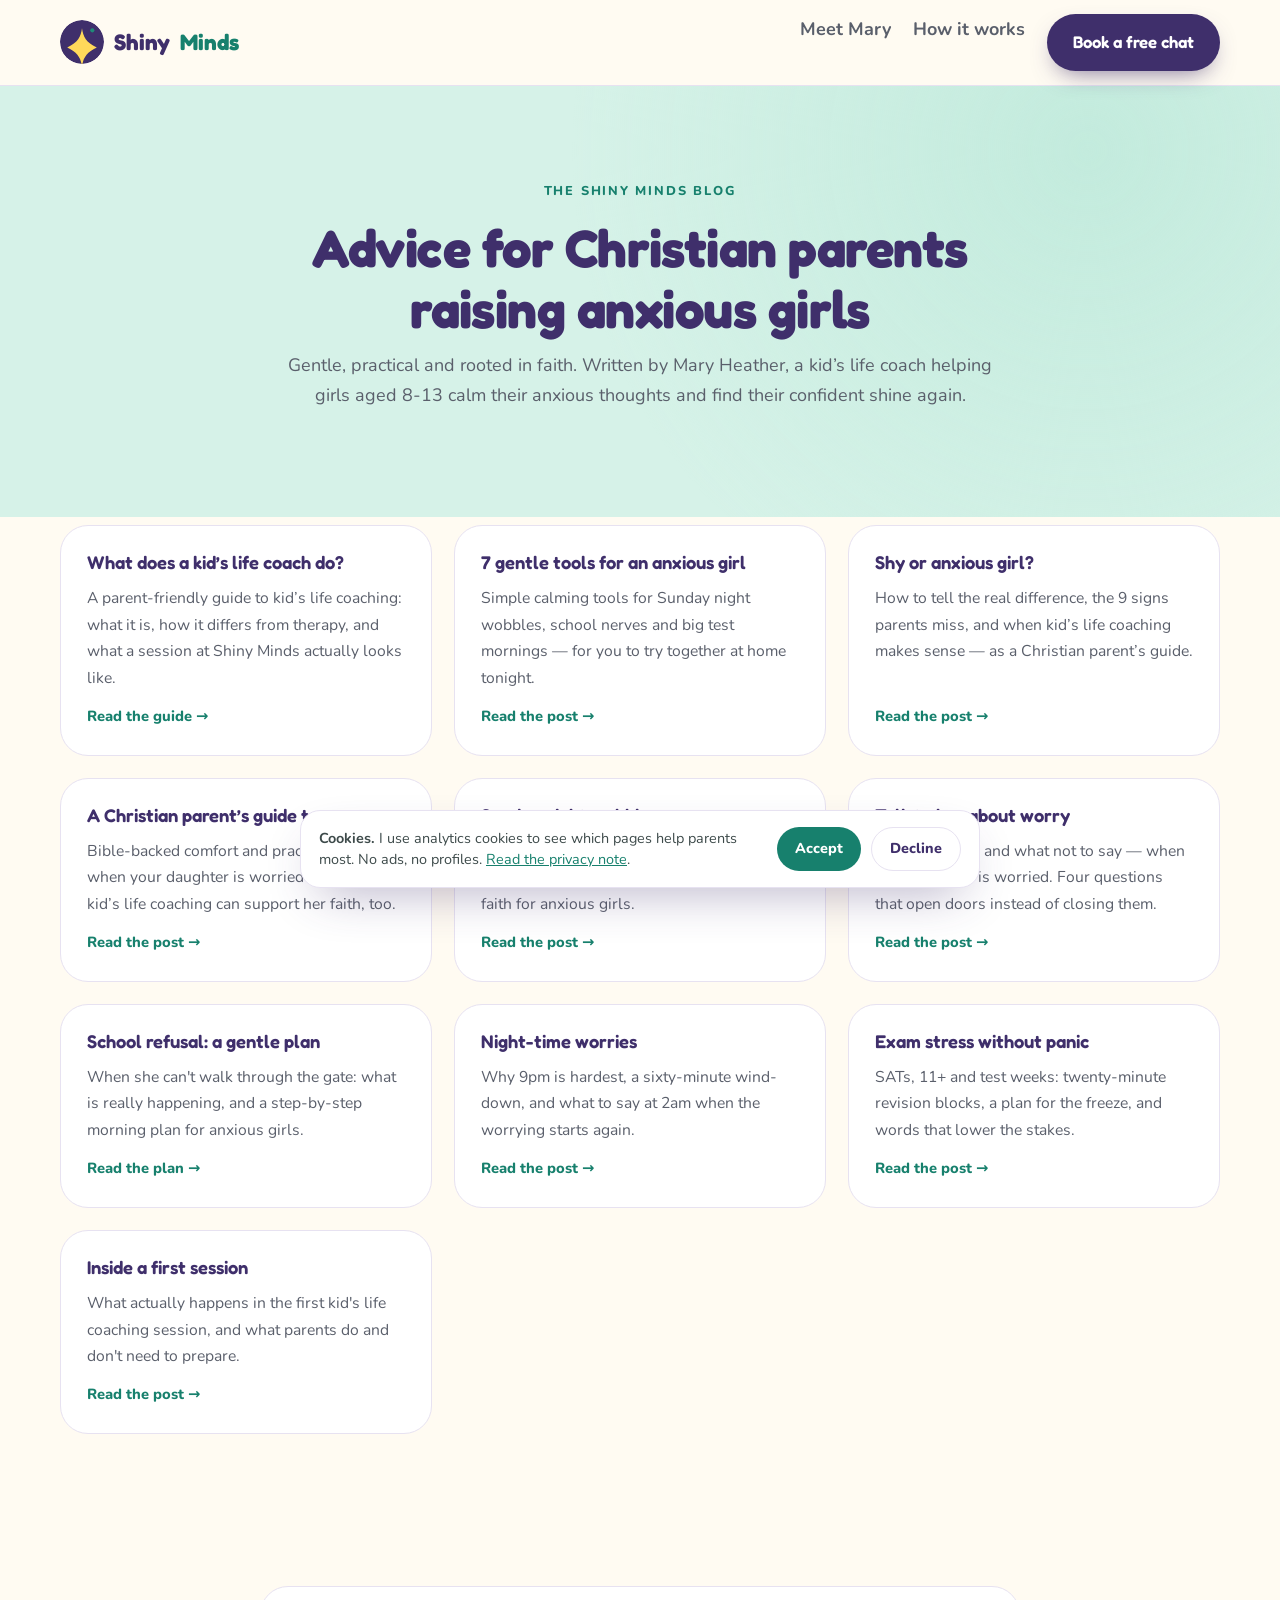
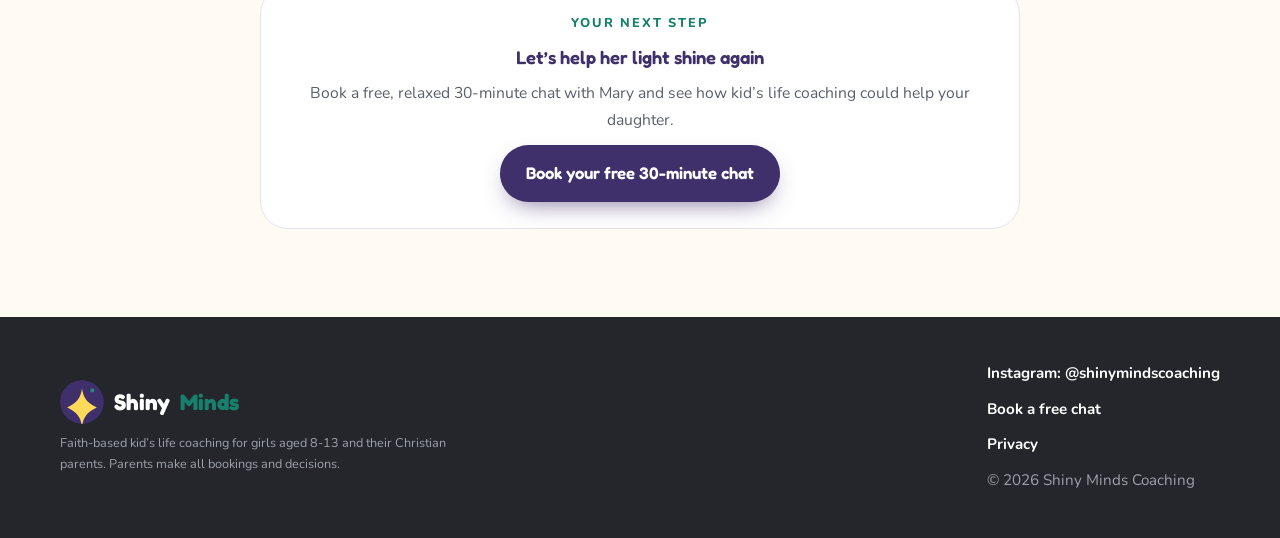
<file: blog/index.html>
<!doctype html>
<html lang="en-GB">
<head>
<meta charset="utf-8">
<meta name="viewport" content="width=device-width, initial-scale=1">
<title>Advice for Christian Parents | Shiny Minds Blog</title>
<meta name="description" content="Practical, faith-based advice for Christian parents of anxious girls aged 8-13: calming tools, confidence builders and what a kid's life coach does.">
<link rel="canonical" href="https://shinymindscoaching.com/blog/">
<meta name="robots" content="index, follow">
<meta name="theme-color" content="#3F2F6B">
<link rel="icon" href="../images/shinyminds.svg">
<link rel="apple-touch-icon" sizes="180x180" href="../images/apple-touch-icon.png">
<meta property="og:type" content="website">
<meta property="og:site_name" content="Shiny Minds Coaching">
<meta property="og:title" content="Advice for Christian Parents | Shiny Minds Blog">
<meta property="og:description" content="Faith-based advice for parents of anxious girls: calming tools, confidence builders and what a kid's life coach does.">
<meta property="og:url" content="https://shinymindscoaching.com/blog/">
<meta name="twitter:card" content="summary_large_image">
<meta name="twitter:title" content="Advice for Christian Parents | Shiny Minds Blog">
<meta name="twitter:description" content="Faith-based advice for parents of anxious girls: calming tools, confidence builders and what a kid's life coach does.">
<meta name="twitter:image" content="https://shinymindscoaching.com/images/mary-portrait.webp">
<link rel="preconnect" href="https://fonts.googleapis.com">
<link rel="preconnect" href="https://fonts.gstatic.com" crossorigin>
<link href="https://fonts.googleapis.com/css2?family=Fredoka:wght@500;600;700&family=Nunito:ital,wght@0,400;0,600;0,700;0,800;1,600&display=swap" rel="stylesheet">
<link rel="stylesheet" href="style.css?v=20261116">
<script type="application/ld+json">
{
  "@context": "https://schema.org",
  "@graph": [
    {
      "@type": "Blog",
      "@id": "https://shinymindscoaching.com/blog/#blog",
      "name": "Shiny Minds Blog",
      "description": "Practical, faith-based advice for Christian parents of anxious girls aged 8-13.",
      "url": "https://shinymindscoaching.com/blog/",
      "publisher": {
        "@type": "Organization",
        "name": "Shiny Minds Coaching",
        "logo": {
          "@type": "ImageObject",
          "url": "https://shinymindscoaching.com/images/shinyminds.svg"
        }
      },
      "blogPost": [
        {
          "@type": "BlogPosting",
          "headline": "What does a kid's life coach do?",
          "url": "https://shinymindscoaching.com/blog/kids-life-coach.html",
          "datePublished": "2026-11-05"
        },
        {
          "@type": "BlogPosting",
          "headline": "Helping an anxious girl: 7 gentle tools",
          "url": "https://shinymindscoaching.com/blog/anxious-girl.html",
          "datePublished": "2026-11-05"
        },
        {
          "@type": "BlogPosting",
          "headline": "Shy or anxious girl? How to tell",
          "url": "https://shinymindscoaching.com/blog/shy-or-anxious.html",
          "datePublished": "2026-11-05"
        },
        {
          "@type": "BlogPosting",
          "headline": "A Christian parent's guide to worry",
          "url": "https://shinymindscoaching.com/blog/christian-parent.html",
          "datePublished": "2026-11-05"
        },
        {
          "@type": "BlogPosting",
          "headline": "Sunday night wobbles: a school-nerves plan",
          "url": "https://shinymindscoaching.com/blog/sunday-night-wobbles.html",
          "datePublished": "2026-11-05"
        },
        {
          "@type": "BlogPosting",
          "headline": "How to talk to your daughter about worry",
          "url": "https://shinymindscoaching.com/blog/talk-about-worry.html",
          "datePublished": "2026-11-12"
        },
        {
          "@type": "BlogPosting",
          "headline": "School refusal: a gentle plan for anxious girls",
          "url": "https://shinymindscoaching.com/blog/school-refusal.html",
          "datePublished": "2026-11-14"
        },
        {
          "@type": "BlogPosting",
          "headline": "Night-time worries: helping an anxious girl sleep",
          "url": "https://shinymindscoaching.com/blog/sleep-worries.html",
          "datePublished": "2026-11-14"
        },
        {
          "@type": "BlogPosting",
          "headline": "Exam stress: helping your daughter revise without panic",
          "url": "https://shinymindscoaching.com/blog/exam-stress.html",
          "datePublished": "2026-11-14"
        },
        {
          "@type": "BlogPosting",
          "headline": "What happens in a kid's life coaching first session?",
          "url": "https://shinymindscoaching.com/blog/first-session.html",
          "datePublished": "2026-11-14"
        }
      ]
    },
    {
      "@type": "BreadcrumbList",
      "itemListElement": [
        {
          "@type": "ListItem",
          "position": 1,
          "name": "Home",
          "item": "https://shinymindscoaching.com/"
        },
        {
          "@type": "ListItem",
          "position": 2,
          "name": "Blog",
          "item": "https://shinymindscoaching.com/blog/"
        }
      ]
    }
  ]
}
</script>
<script src="/analytics.js"></script>
<script async src="https://www.googletagmanager.com/gtag/js?id=G-M0JJ4X9EP7"></script>
</head>
<body>
<header>
  <div class="nav">
    <a class="logo" href="/"><img src="../images/shinyminds.svg" alt="Shiny Minds Coaching" width="44" height="44">Shiny <span>Minds</span></a>
    <nav class="top-links" aria-label="Main">
      <a href="/#about">Meet Mary</a>
      <a href="/#how">How it works</a>
      <a class="btn" href="https://calendly.com/mramail_82/30min" target="_blank" rel="noopener">Book a free chat</a>
    </nav>
  </div>
</header>

<main>
  <section class="hero-post">
    <div class="wrap HubIntro">
      <span class="eyebrow">The Shiny Minds Blog</span>
      <h1 style="margin:14px 0 0">Advice for Christian parents raising anxious girls</h1>
      <p class="lead">Gentle, practical and rooted in faith. Written by Mary Heather, a kid&rsquo;s life coach helping girls aged 8-13 calm their anxious thoughts and find their confident shine again.</p>
    </div>
  </section>

  <section class="cards" aria-label="Blog posts">
    <article class="card">
      <h2>What does a kid&rsquo;s life coach do?</h2>
      <p>A parent-friendly guide to kid&rsquo;s life coaching: what it is, how it differs from therapy, and what a session at Shiny Minds actually looks like.</p>
      <a class="more" href="kids-life-coach.html">Read the guide &rarr;</a>
    </article>
    <article class="card">
      <h2>7 gentle tools for an anxious girl</h2>
      <p>Simple calming tools for Sunday night wobbles, school nerves and big test mornings &mdash; for you to try together at home tonight.</p>
      <a class="more" href="anxious-girl.html">Read the post &rarr;</a>
    </article>
    <article class="card">
      <h2>Shy or anxious girl?</h2>
      <p>How to tell the real difference, the 9 signs parents miss, and when kid&rsquo;s life coaching makes sense &mdash; as a Christian parent&rsquo;s guide.</p>
      <a class="more" href="shy-or-anxious.html">Read the post &rarr;</a>
    </article>
    <article class="card">
      <h2>A Christian parent&rsquo;s guide to worry</h2>
      <p>Bible-backed comfort and practical steps when your daughter is worried &mdash; and how kid&rsquo;s life coaching can support her faith, too.</p>
      <a class="more" href="christian-parent.html">Read the post &rarr;</a>
    </article>
  <article class="card">
      <h2>Sunday night wobbles</h2>
      <p>A kid&rsquo;s life coaching plan for the weekend before school: calming tools, brave steps and faith for anxious girls.</p>
      <a class="more" href="sunday-night-wobbles.html">Read the post &rarr;</a>
    </article>
    <article class="card">
      <h2>Talk to her about worry</h2>
      <p>What to say — and what not to say — when your daughter is worried. Four questions that open doors instead of closing them.</p>
      <a class="more" href="talk-about-worry.html">Read the post &rarr;</a>
    </article>
    <article class="card">
      <h2>School refusal: a gentle plan</h2>
      <p>When she can't walk through the gate: what is really happening, and a step-by-step morning plan for anxious girls.</p>
      <a class="more" href="school-refusal.html">Read the plan &rarr;</a>
    </article>
    <article class="card">
      <h2>Night-time worries</h2>
      <p>Why 9pm is hardest, a sixty-minute wind-down, and what to say at 2am when the worrying starts again.</p>
      <a class="more" href="sleep-worries.html">Read the post &rarr;</a>
    </article>
    <article class="card">
      <h2>Exam stress without panic</h2>
      <p>SATs, 11+ and test weeks: twenty-minute revision blocks, a plan for the freeze, and words that lower the stakes.</p>
      <a class="more" href="exam-stress.html">Read the post &rarr;</a>
    </article>
    <article class="card">
      <h2>Inside a first session</h2>
      <p>What actually happens in the first kid's life coaching session, and what parents do and don't need to prepare.</p>
      <a class="more" href="first-session.html">Read the post &rarr;</a>
    </article>
  </section>

  <section class="cards-sec" style="padding-bottom:clamp(56px,8vw,88px)">
    <div class="wrap">
      <div class="card" style="max-width:760px;margin-inline:auto;text-align:center;align-items:center">
        <span class="eyebrow">Your next step</span>
        <h2>Let’s help her light shine again</h2>
        <p>Book a free, relaxed 30-minute chat with Mary and see how kid&rsquo;s life coaching could help your daughter.</p>
        <a class="btn" href="https://calendly.com/mramail_82/30min" target="_blank" rel="noopener">Book your free 30-minute chat</a>
      </div>
    </div>
  </section>
</main>

<footer>
  <div class="foot">
    <div>
      <a class="logo" href="/"><img src="../images/shinyminds.svg" alt="Shiny Minds Coaching" width="44" height="44">Shiny <span>Minds</span></a>
      <small>Faith-based kid&rsquo;s life coaching for girls aged 8-13 and their Christian parents. Parents make all bookings and decisions.</small>
    </div>
    <div style="display:grid;gap:10px;justify-items:start">
      <a href="https://www.instagram.com/shinymindscoaching/" target="_blank" rel="noopener">Instagram: @shinymindscoaching</a>
      <a href="https://calendly.com/mramail_82/30min" target="_blank" rel="noopener">Book a free chat</a>
      <a href="/privacy.html">Privacy</a>
      <span style="color:#9DA1AB">&copy; 2026 Shiny Minds Coaching</span>
    </div>
  </div>
</footer>

<div class="cookie" id="sm-cookie" role="dialog" aria-labelledby="sm-cookie-title" hidden>
  <p id="sm-cookie-title"><strong>Cookies.</strong> I use analytics cookies to see which pages help parents most. No ads, no profiles. <a href="/privacy.html">Read the privacy note</a>.</p>
  <div class="cookie-actions">
    <button type="button" class="cookie-btn" data-consent="yes">Accept</button>
    <button type="button" class="cookie-btn cookie-btn-ghost" data-consent="no">Decline</button>
  </div>
</div>
</body>
</html>
</file>
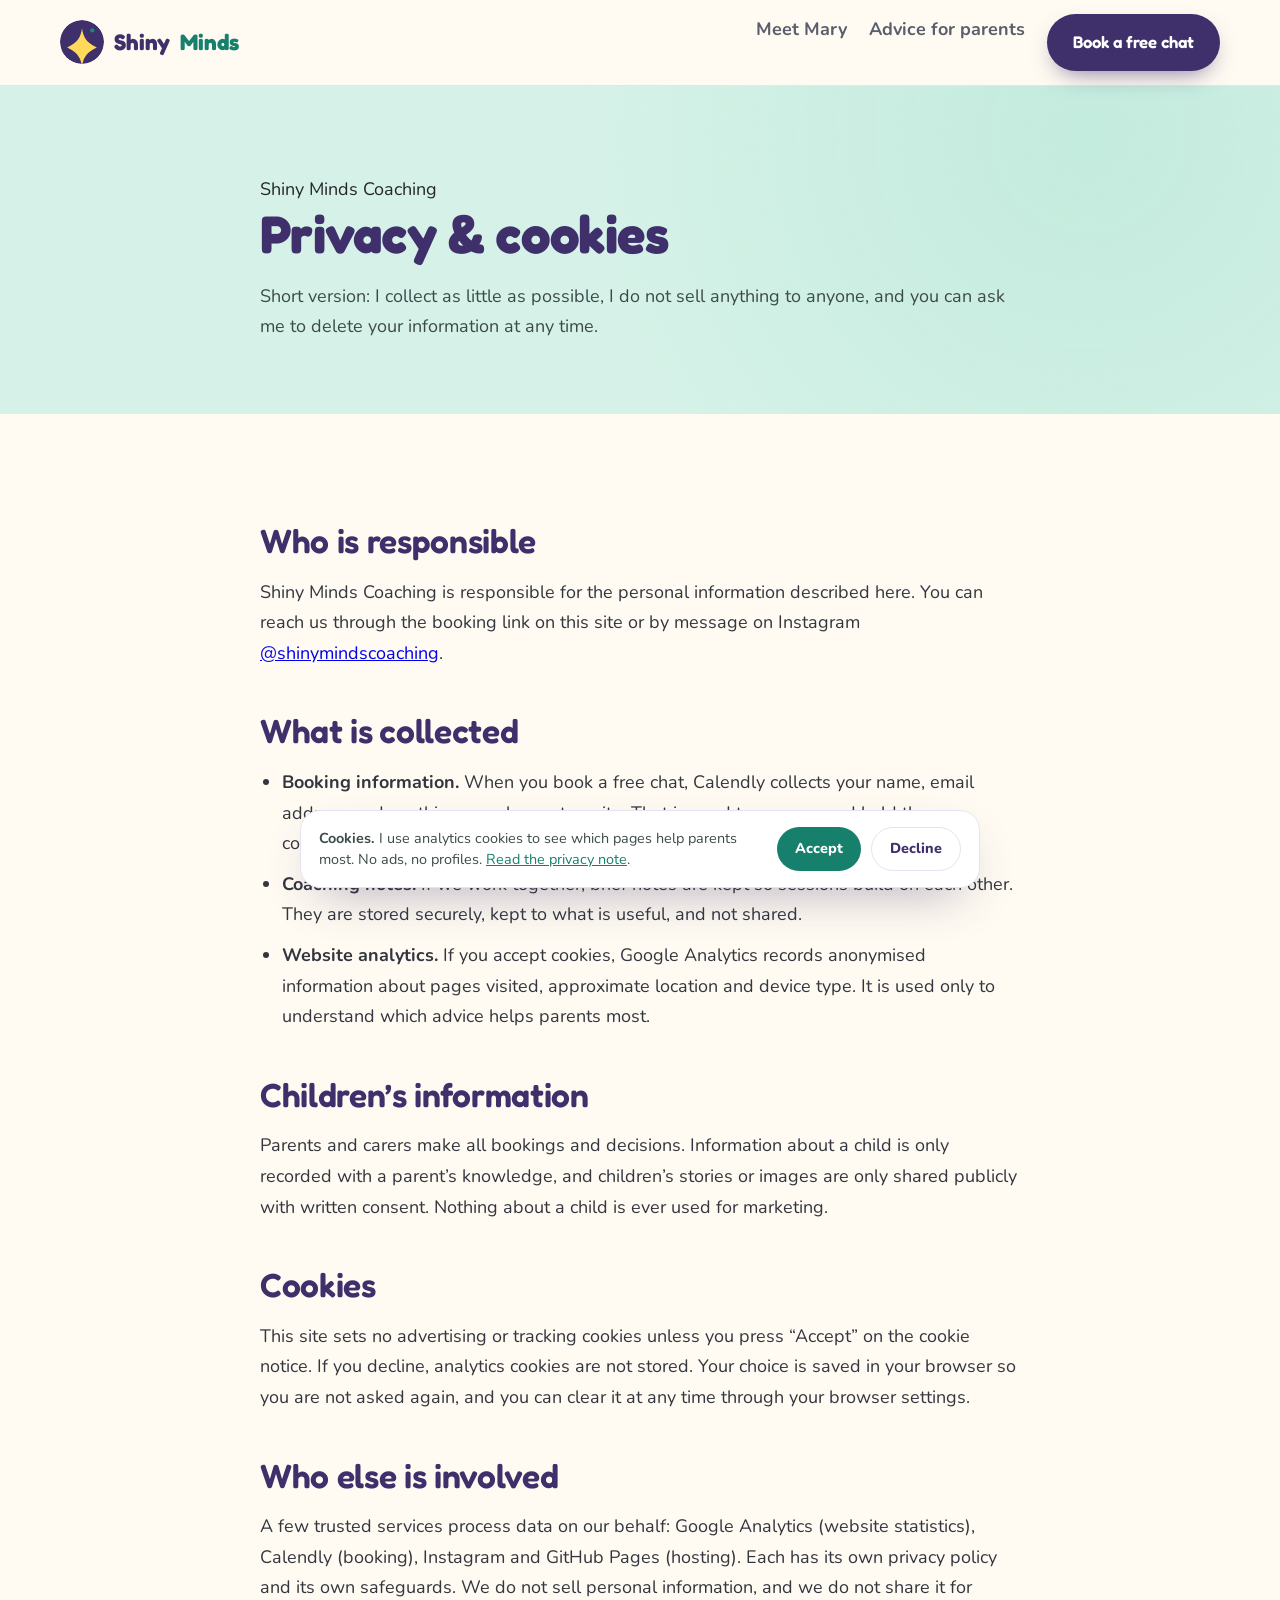
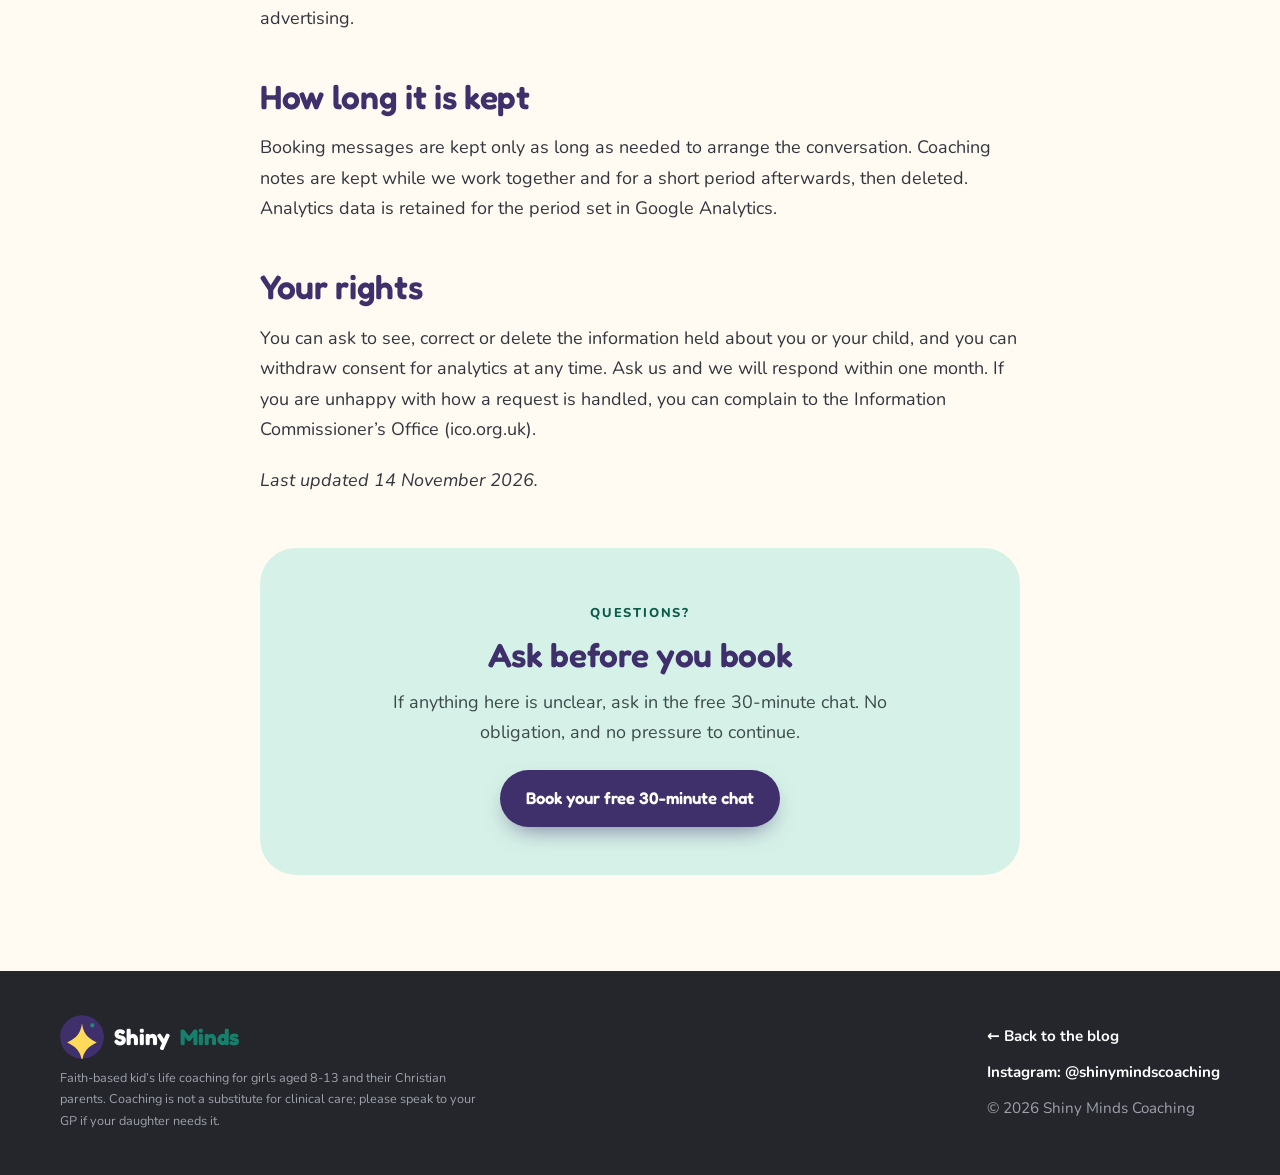
<file: privacy.html>
<!doctype html>
<html lang="en-GB">
<head>
<meta charset="utf-8">
<meta name="viewport" content="width=device-width, initial-scale=1">
<title>Privacy &amp; Cookies | Shiny Minds Coaching</title>
<meta name="description" content="How Shiny Minds Coaching handles your family's information: what we collect, the cookies we use, who processes data, and how to exercise your rights.">
<link rel="canonical" href="https://shinymindscoaching.com/privacy.html">
<meta name="robots" content="index, follow">
<meta name="theme-color" content="#3F2F6B">
<link rel="icon" href="images/shinyminds.svg">
<link rel="apple-touch-icon" sizes="180x180" href="images/apple-touch-icon.png">
<link rel="preconnect" href="https://fonts.googleapis.com">
<link rel="preconnect" href="https://fonts.gstatic.com" crossorigin>
<link href="https://fonts.googleapis.com/css2?family=Fredoka:wght@500;600;700&family=Nunito:ital,wght@0,400;0,600;0,700;0,800;1,600&display=swap" rel="stylesheet">
<link rel="stylesheet" href="blog/style.css?v=20261116">
<script src="/analytics.js"></script>
<script async src="https://www.googletagmanager.com/gtag/js?id=G-M0JJ4X9EP7"></script>
</head>
<body>
<header>
  <div class="nav">
    <a class="logo" href="/"><img src="images/shinyminds.svg" alt="Shiny Minds Coaching" width="44" height="44">Shiny <span>Minds</span></a>
    <nav class="top-links" aria-label="Main">
      <a href="/#about">Meet Mary</a>
      <a href="/blog/">Advice for parents</a>
      <a class="btn" href="https://calendly.com/mramail_82/30min" target="_blank" rel="noopener">Book a free chat</a>
    </nav>
  </div>
</header>

<main>
  <section class="hero-post">
    <div class="wrap">
      <p class="meta">Shiny Minds Coaching</p>
      <h1>Privacy &amp; cookies</h1>
      <p class="lead" style="color:#3D4A4A;margin-top:16px">Short version: I collect as little as possible, I do not sell anything to anyone, and you can ask me to delete your information at any time.</p>
    </div>
  </section>

  <article class="article">
    <h2>Who is responsible</h2>
    <p>Shiny Minds Coaching is responsible for the personal information described here. You can reach us through the booking link on this site or by message on Instagram <a href="https://www.instagram.com/shinymindscoaching/" target="_blank" rel="noopener">@shinymindscoaching</a>.</p>

    <h2>What is collected</h2>
    <ul>
      <li><strong>Booking information.</strong> When you book a free chat, Calendly collects your name, email address and anything you choose to write. That is used to arrange and hold the conversation.</li>
      <li><strong>Coaching notes.</strong> If we work together, brief notes are kept so sessions build on each other. They are stored securely, kept to what is useful, and not shared.</li>
      <li><strong>Website analytics.</strong> If you accept cookies, Google Analytics records anonymised information about pages visited, approximate location and device type. It is used only to understand which advice helps parents most.</li>
    </ul>

    <h2>Children&rsquo;s information</h2>
    <p>Parents and carers make all bookings and decisions. Information about a child is only recorded with a parent&rsquo;s knowledge, and children&rsquo;s stories or images are only shared publicly with written consent. Nothing about a child is ever used for marketing.</p>

    <h2>Cookies</h2>
    <p>This site sets no advertising or tracking cookies unless you press &ldquo;Accept&rdquo; on the cookie notice. If you decline, analytics cookies are not stored. Your choice is saved in your browser so you are not asked again, and you can clear it at any time through your browser settings.</p>

    <h2>Who else is involved</h2>
    <p>A few trusted services process data on our behalf: Google Analytics (website statistics), Calendly (booking), Instagram and GitHub Pages (hosting). Each has its own privacy policy and its own safeguards. We do not sell personal information, and we do not share it for advertising.</p>

    <h2>How long it is kept</h2>
    <p>Booking messages are kept only as long as needed to arrange the conversation. Coaching notes are kept while we work together and for a short period afterwards, then deleted. Analytics data is retained for the period set in Google Analytics.</p>

    <h2>Your rights</h2>
    <p>You can ask to see, correct or delete the information held about you or your child, and you can withdraw consent for analytics at any time. Ask us and we will respond within one month. If you are unhappy with how a request is handled, you can complain to the Information Commissioner&rsquo;s Office (ico.org.uk).</p>

    <p><em>Last updated 14 November 2026.</em></p>

    <div class="card-cta">
      <span class="eyebrow">Questions?</span>
      <h2>Ask before you book</h2>
      <p>If anything here is unclear, ask in the free 30-minute chat. No obligation, and no pressure to continue.</p>
      <a class="btn" href="https://calendly.com/mramail_82/30min" target="_blank" rel="noopener">Book your free 30-minute chat</a>
    </div>
  </article>
</main>

<footer>
  <div class="foot">
    <div>
      <a class="logo" href="/"><img src="images/shinyminds.svg" alt="Shiny Minds Coaching" width="44" height="44">Shiny <span>Minds</span></a>
      <small>Faith-based kid&rsquo;s life coaching for girls aged 8-13 and their Christian parents. Coaching is not a substitute for clinical care; please speak to your GP if your daughter needs it.</small>
    </div>
    <div style="display:grid;gap:10px;justify-items:start">
      <a href="/blog/">&larr; Back to the blog</a>
      <a href="https://www.instagram.com/shinymindscoaching/" target="_blank" rel="noopener">Instagram: @shinymindscoaching</a>
      <span style="color:#9DA1AB">&copy; 2026 Shiny Minds Coaching</span>
    </div>
  </div>
</footer>

<div class="cookie" id="sm-cookie" role="dialog" aria-labelledby="sm-cookie-title" hidden>
  <p id="sm-cookie-title"><strong>Cookies.</strong> I use analytics cookies to see which pages help parents most. No ads, no profiles. <a href="/privacy.html">Read the privacy note</a>.</p>
  <div class="cookie-actions">
    <button type="button" class="cookie-btn" data-consent="yes">Accept</button>
    <button type="button" class="cookie-btn cookie-btn-ghost" data-consent="no">Decline</button>
  </div>
</div>
</body>
</html>
</file>
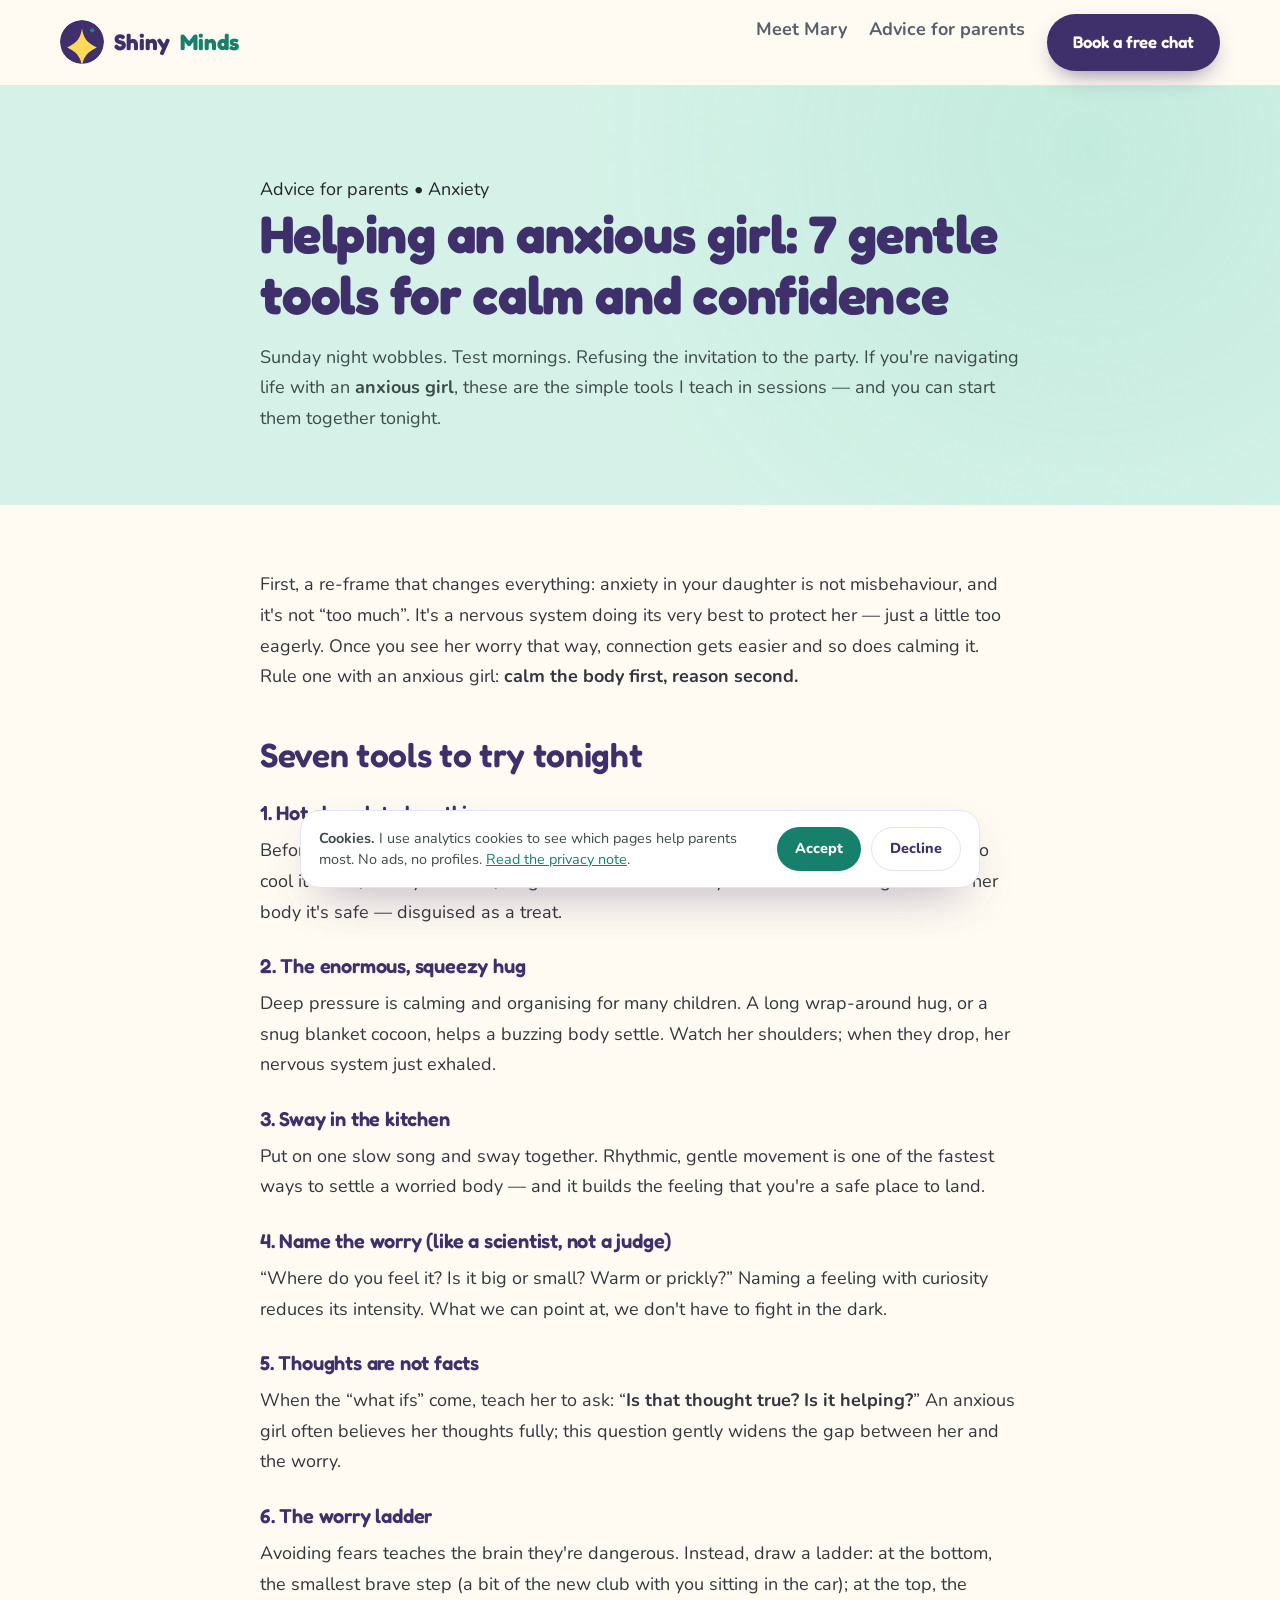
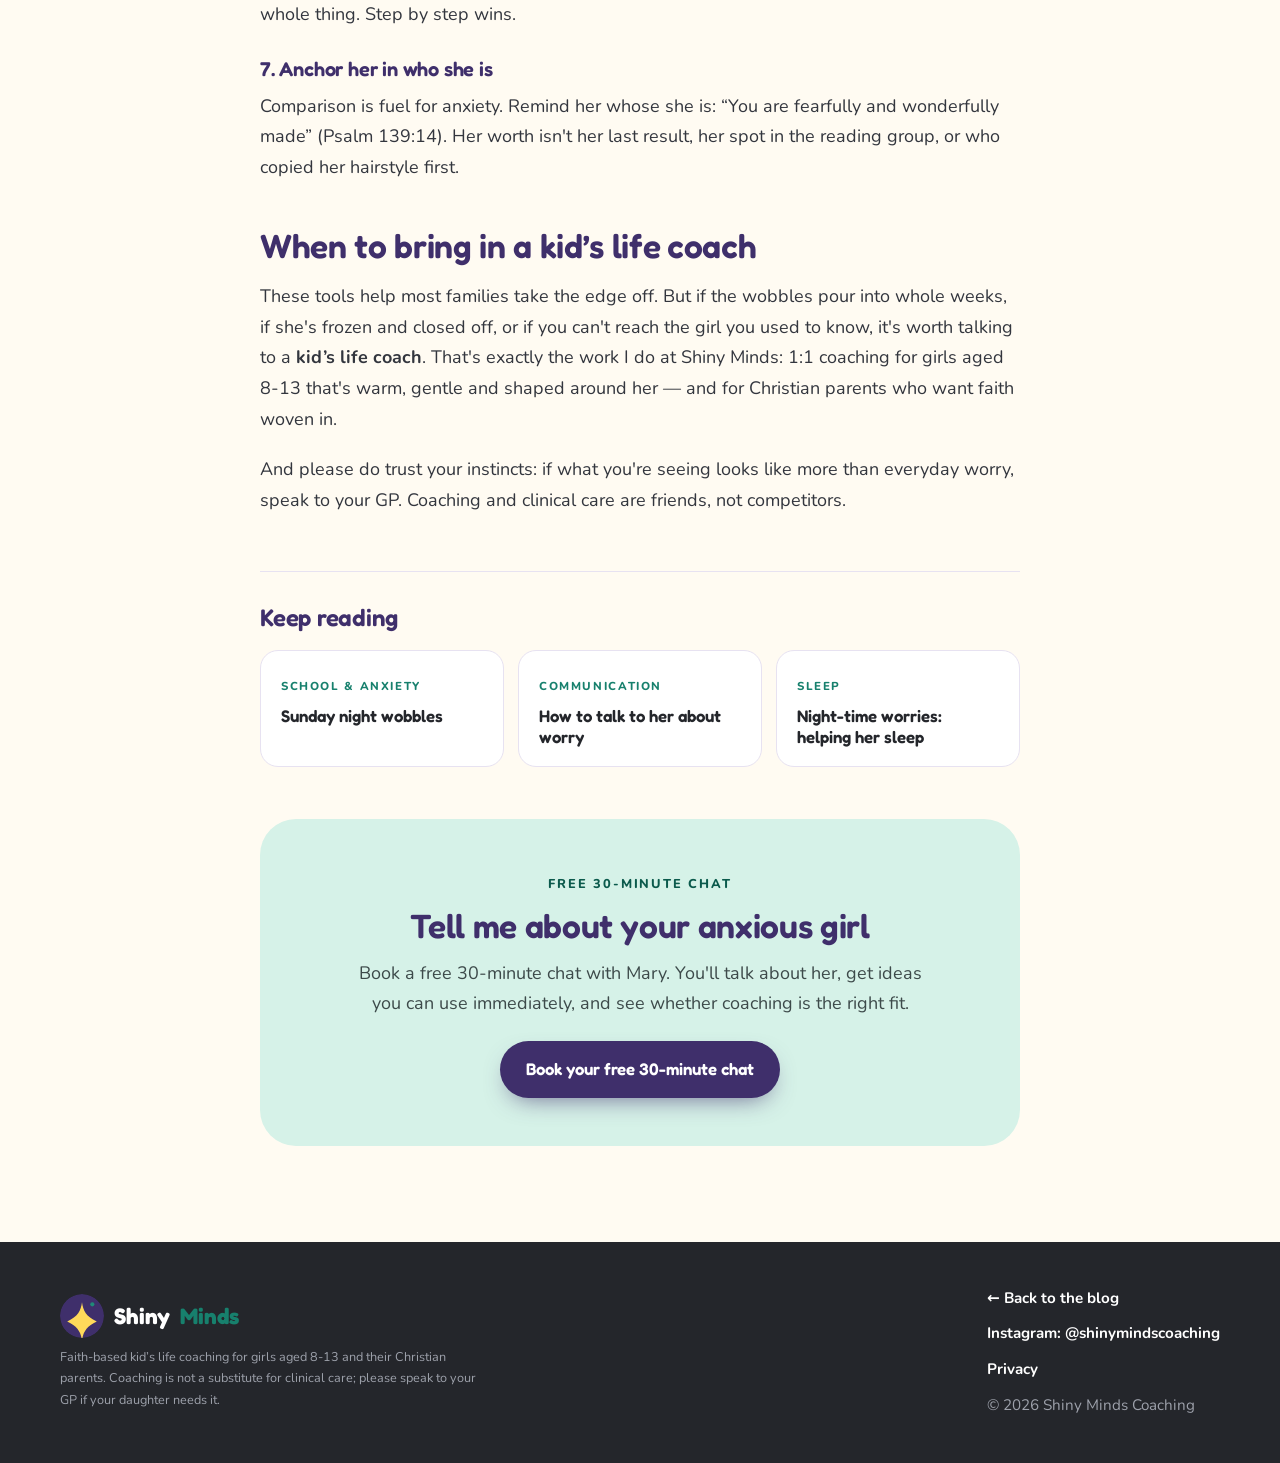
<file: blog/anxious-girl.html>
<!doctype html>
<html lang="en-GB">
<head>
<meta charset="utf-8">
<meta name="viewport" content="width=device-width, initial-scale=1">
<title>Helping an Anxious Girl: 7 Gentle Tools | Shiny Minds</title>
<meta name="description" content="Sunday night wobbles or school nerves? 7 gentle tools to help your anxious girl calm her body, quiet worried thoughts and feel brave again.">
<link rel="canonical" href="https://shinymindscoaching.com/blog/anxious-girl.html">
<meta name="robots" content="index, follow">
<meta name="theme-color" content="#3F2F6B">
<link rel="icon" href="../images/shinyminds.svg">
<link rel="apple-touch-icon" sizes="180x180" href="../images/apple-touch-icon.png">
<meta property="og:type" content="article">
<meta property="og:title" content="Helping an Anxious Girl: 7 Gentle Tools">
<meta property="og:description" content="Seven practical, child-friendly tools to calm an anxious girl at home tonight.">
<meta property="og:url" content="https://shinymindscoaching.com/blog/anxious-girl.html">
<meta property="og:image" content="https://shinymindscoaching.com/images/mary-portrait.webp">
<meta name="twitter:card" content="summary_large_image">
<meta name="twitter:title" content="Helping an Anxious Girl: 7 Gentle Tools">
<meta name="twitter:description" content="Seven practical, child-friendly tools to calm an anxious girl at home tonight.">
<meta name="twitter:image" content="https://shinymindscoaching.com/images/mary-portrait.webp">
<link rel="preconnect" href="https://fonts.googleapis.com">
<link rel="preconnect" href="https://fonts.gstatic.com" crossorigin>
<link href="https://fonts.googleapis.com/css2?family=Fredoka:wght@500;600;700&family=Nunito:ital,wght@0,400;0,600;0,700;0,800;1,600&display=swap" rel="stylesheet">
<link rel="stylesheet" href="style.css?v=20261116">
<script type="application/ld+json">
{
  "@context": "https://schema.org",
  "@type": "Article",
  "headline": "Helping an anxious girl: 7 gentle tools for calm and confidence",
  "description": "Seven practical, child-friendly tools to calm an anxious girl at home tonight, from a kid's life coach.",
  "datePublished": "2026-11-05",
  "dateModified": "2026-11-05",
  "author": {"@type": "Person", "name": "Mary Heather", "url": "https://shinymindscoaching.com/"},
  "publisher": {"@type": "Organization", "name": "Shiny Minds Coaching", "logo": {"@type": "ImageObject", "url": "https://shinymindscoaching.com/images/shinyminds.svg"}}
}
</script>
<script type="application/ld+json">
{
  "@context": "https://schema.org",
  "@type": "BreadcrumbList",
  "itemListElement": [
    {
      "@type": "ListItem",
      "position": 1,
      "name": "Home",
      "item": "https://shinymindscoaching.com/"
    },
    {
      "@type": "ListItem",
      "position": 2,
      "name": "Blog",
      "item": "https://shinymindscoaching.com/blog/"
    },
    {
      "@type": "ListItem",
      "position": 3,
      "name": "Helping an anxious girl: 7 gentle tools",
      "item": "https://shinymindscoaching.com/blog/anxious-girl.html"
    }
  ]
}
</script>
<script src="/analytics.js"></script>
<script async src="https://www.googletagmanager.com/gtag/js?id=G-M0JJ4X9EP7"></script>
</head>
<body>
<header>
  <div class="nav">
    <a class="logo" href="/"><img src="../images/shinyminds.svg" alt="Shiny Minds Coaching" width="44" height="44">Shiny <span>Minds</span></a>
    <nav class="top-links" aria-label="Main">
      <a href="/#about">Meet Mary</a>
      <a href="/blog/">Advice for parents</a>
      <a class="btn" href="https://calendly.com/mramail_82/30min" target="_blank" rel="noopener">Book a free chat</a>
    </nav>
  </div>
</header>

<main>
  <section class="hero-post">
    <div class="wrap">
      <p class="meta">Advice for parents &bull; Anxiety</p>
      <h1>Helping an anxious girl: 7 gentle tools for calm and confidence</h1>
      <p class="lead" style="color:#3D4A4A;margin-top:16px">Sunday night wobbles. Test mornings. Refusing the invitation to the party. If you're navigating life with an <strong>anxious girl</strong>, these are the simple tools I teach in sessions &mdash; and you can start them together tonight.</p>
    </div>
  </section>

  <article class="article">
    <p>First, a re-frame that changes everything: anxiety in your daughter is not misbehaviour, and it's not &ldquo;too much&rdquo;. It's a nervous system doing its very best to protect her &mdash; just a little too eagerly. Once you see her worry that way, connection gets easier and so does calming it. Rule one with an anxious girl: <strong>calm the body first, reason second.</strong></p>

    <h2>Seven tools to try tonight</h2>
    <h3>1. Hot chocolate breathing</h3>
    <p>Before she drinks it, have her smell the hot chocolate deeply&hellip; then blow across the top to cool it down, slowly. Smell in, long breath out. It naturally slows her breathing and tells her body it's safe &mdash; disguised as a treat.</p>
    <h3>2. The enormous, squeezy hug</h3>
    <p>Deep pressure is calming and organising for many children. A long wrap-around hug, or a snug blanket cocoon, helps a buzzing body settle. Watch her shoulders; when they drop, her nervous system just exhaled.</p>
    <h3>3. Sway in the kitchen</h3>
    <p>Put on one slow song and sway together. Rhythmic, gentle movement is one of the fastest ways to settle a worried body &mdash; and it builds the feeling that you're a safe place to land.</p>
    <h3>4. Name the worry (like a scientist, not a judge)</h3>
    <p>&ldquo;Where do you feel it? Is it big or small? Warm or prickly?&rdquo; Naming a feeling with curiosity reduces its intensity. What we can point at, we don't have to fight in the dark.</p>
    <h3>5. Thoughts are not facts</h3>
    <p>When the &ldquo;what ifs&rdquo; come, teach her to ask: &ldquo;<strong>Is that thought true? Is it helping?</strong>&rdquo; An anxious girl often believes her thoughts fully; this question gently widens the gap between her and the worry.</p>
    <h3>6. The worry ladder</h3>
    <p>Avoiding fears teaches the brain they're dangerous. Instead, draw a ladder: at the bottom, the smallest brave step (a bit of the new club with you sitting in the car); at the top, the whole thing. Step by step wins.</p>
    <h3>7. Anchor her in who she is</h3>
    <p>Comparison is fuel for anxiety. Remind her whose she is: &ldquo;You are fearfully and wonderfully made&rdquo; (Psalm 139:14). Her worth isn't her last result, her spot in the reading group, or who copied her hairstyle first.</p>

    <h2>When to bring in a kid&rsquo;s life coach</h2>
    <p>These tools help most families take the edge off. But if the wobbles pour into whole weeks, if she's frozen and closed off, or if you can't reach the girl you used to know, it's worth talking to a <strong>kid&rsquo;s life coach</strong>. That's exactly the work I do at Shiny Minds: 1:1 coaching for girls aged 8-13 that's warm, gentle and shaped around her &mdash; and for Christian parents who want faith woven in.</p>
    <p>And please do trust your instincts: if what you're seeing looks like more than everyday worry, speak to your GP. Coaching and clinical care are friends, not competitors.</p>

    <aside class="related" aria-label="Keep reading">
      <h2>Keep reading</h2>
      <div class="related-grid">
        <a class="related-card" href="sunday-night-wobbles.html"><span class="eyebrow">School & anxiety</span><strong>Sunday night wobbles</strong></a>
        <a class="related-card" href="talk-about-worry.html"><span class="eyebrow">Communication</span><strong>How to talk to her about worry</strong></a>
              <a class="related-card" href="sleep-worries.html"><span class="eyebrow">Sleep</span><strong>Night-time worries: helping her sleep</strong></a>
</div>
    </aside>

    <div class="card-cta">
      <span class="eyebrow">Free 30-minute chat</span>
      <h2>Tell me about your anxious girl</h2>
      <p>Book a free 30-minute chat with Mary. You'll talk about her, get ideas you can use immediately, and see whether coaching is the right fit.</p>
      <a class="btn" href="https://calendly.com/mramail_82/30min" target="_blank" rel="noopener">Book your free 30-minute chat</a>
    </div>
  </article>
</main>

<footer>
  <div class="foot">
    <div>
      <a class="logo" href="/"><img src="../images/shinyminds.svg" alt="Shiny Minds Coaching" width="44" height="44">Shiny <span>Minds</span></a>
      <small>Faith-based kid&rsquo;s life coaching for girls aged 8-13 and their Christian parents. Coaching is not a substitute for clinical care; please speak to your GP if your daughter needs it.</small>
    </div>
    <div style="display:grid;gap:10px;justify-items:start">
      <a href="/blog/">&larr; Back to the blog</a>
      <a href="https://www.instagram.com/shinymindscoaching/" target="_blank" rel="noopener">Instagram: @shinymindscoaching</a>
      <a href="/privacy.html">Privacy</a>
      <span style="color:#9DA1AB">&copy; 2026 Shiny Minds Coaching</span>
    </div>
  </div>
</footer>

<div class="cookie" id="sm-cookie" role="dialog" aria-labelledby="sm-cookie-title" hidden>
  <p id="sm-cookie-title"><strong>Cookies.</strong> I use analytics cookies to see which pages help parents most. No ads, no profiles. <a href="/privacy.html">Read the privacy note</a>.</p>
  <div class="cookie-actions">
    <button type="button" class="cookie-btn" data-consent="yes">Accept</button>
    <button type="button" class="cookie-btn cookie-btn-ghost" data-consent="no">Decline</button>
  </div>
</div>
</body>
</html>
</file>
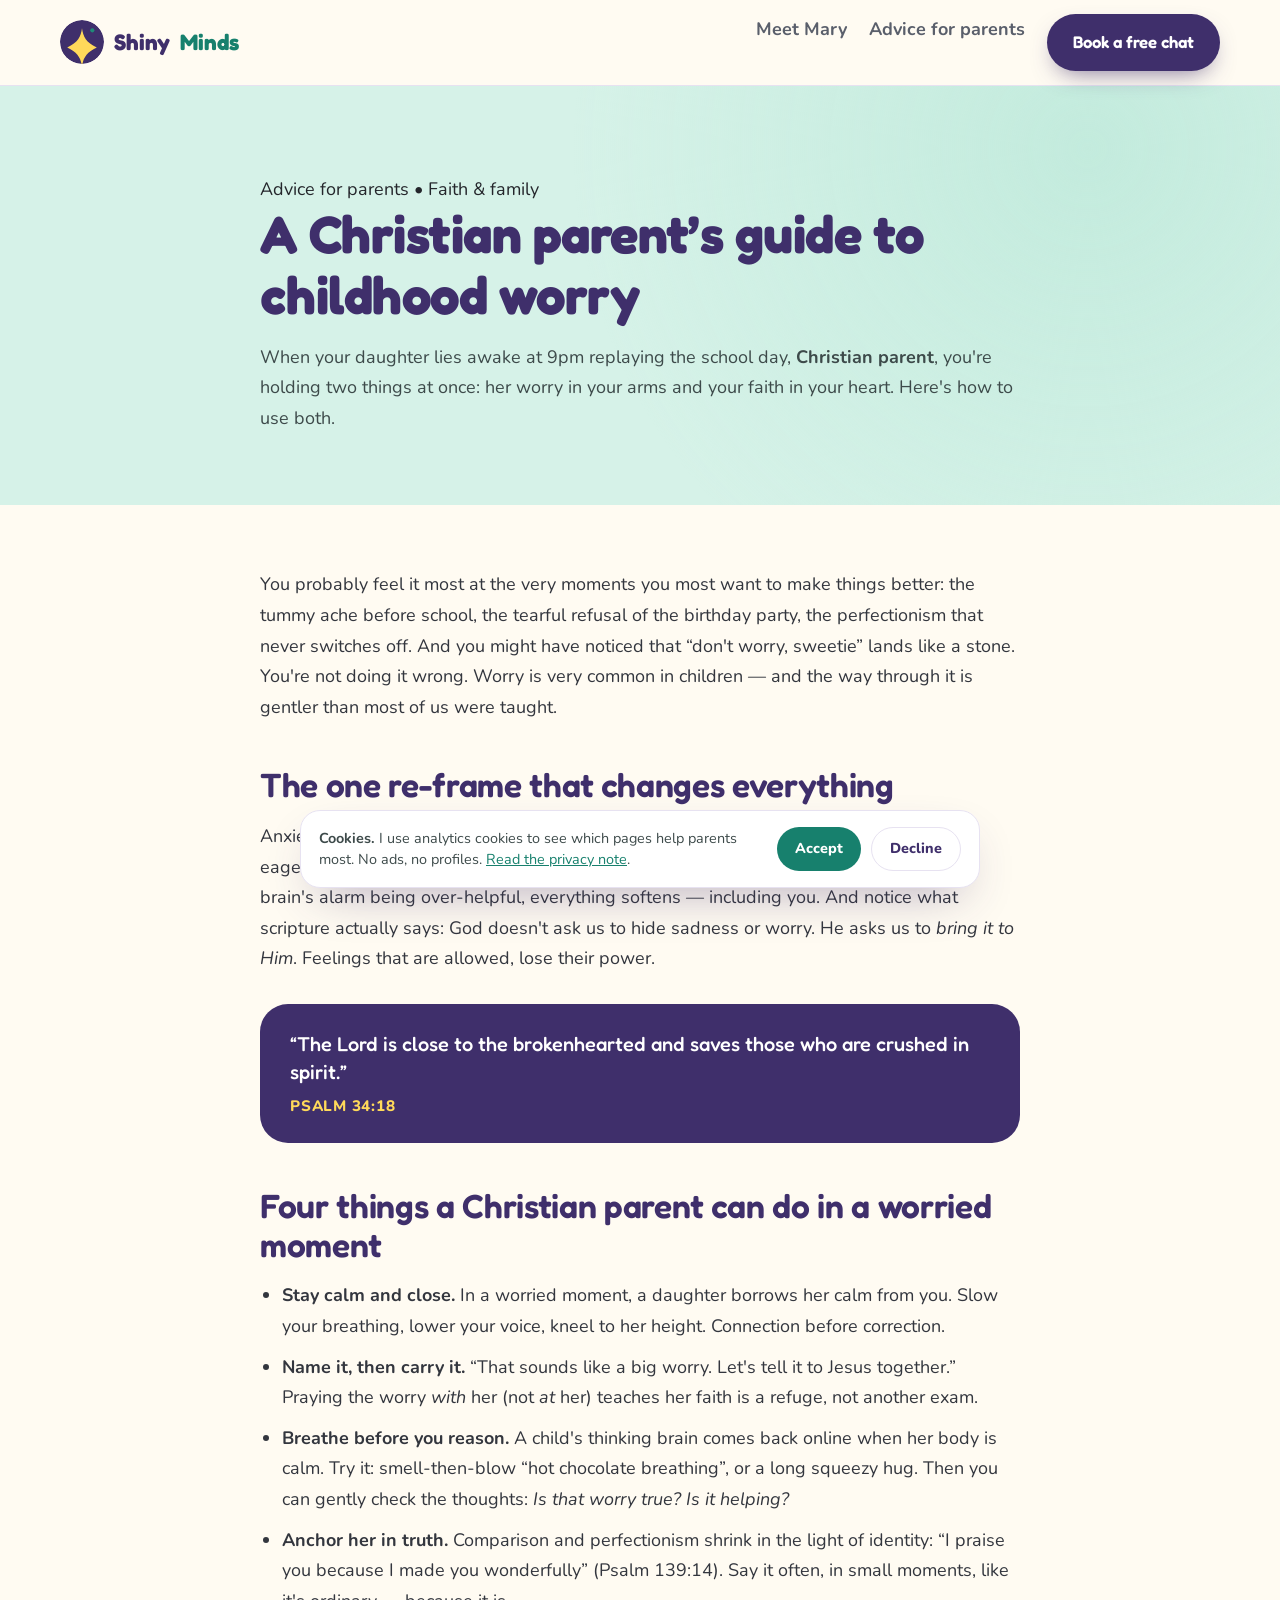
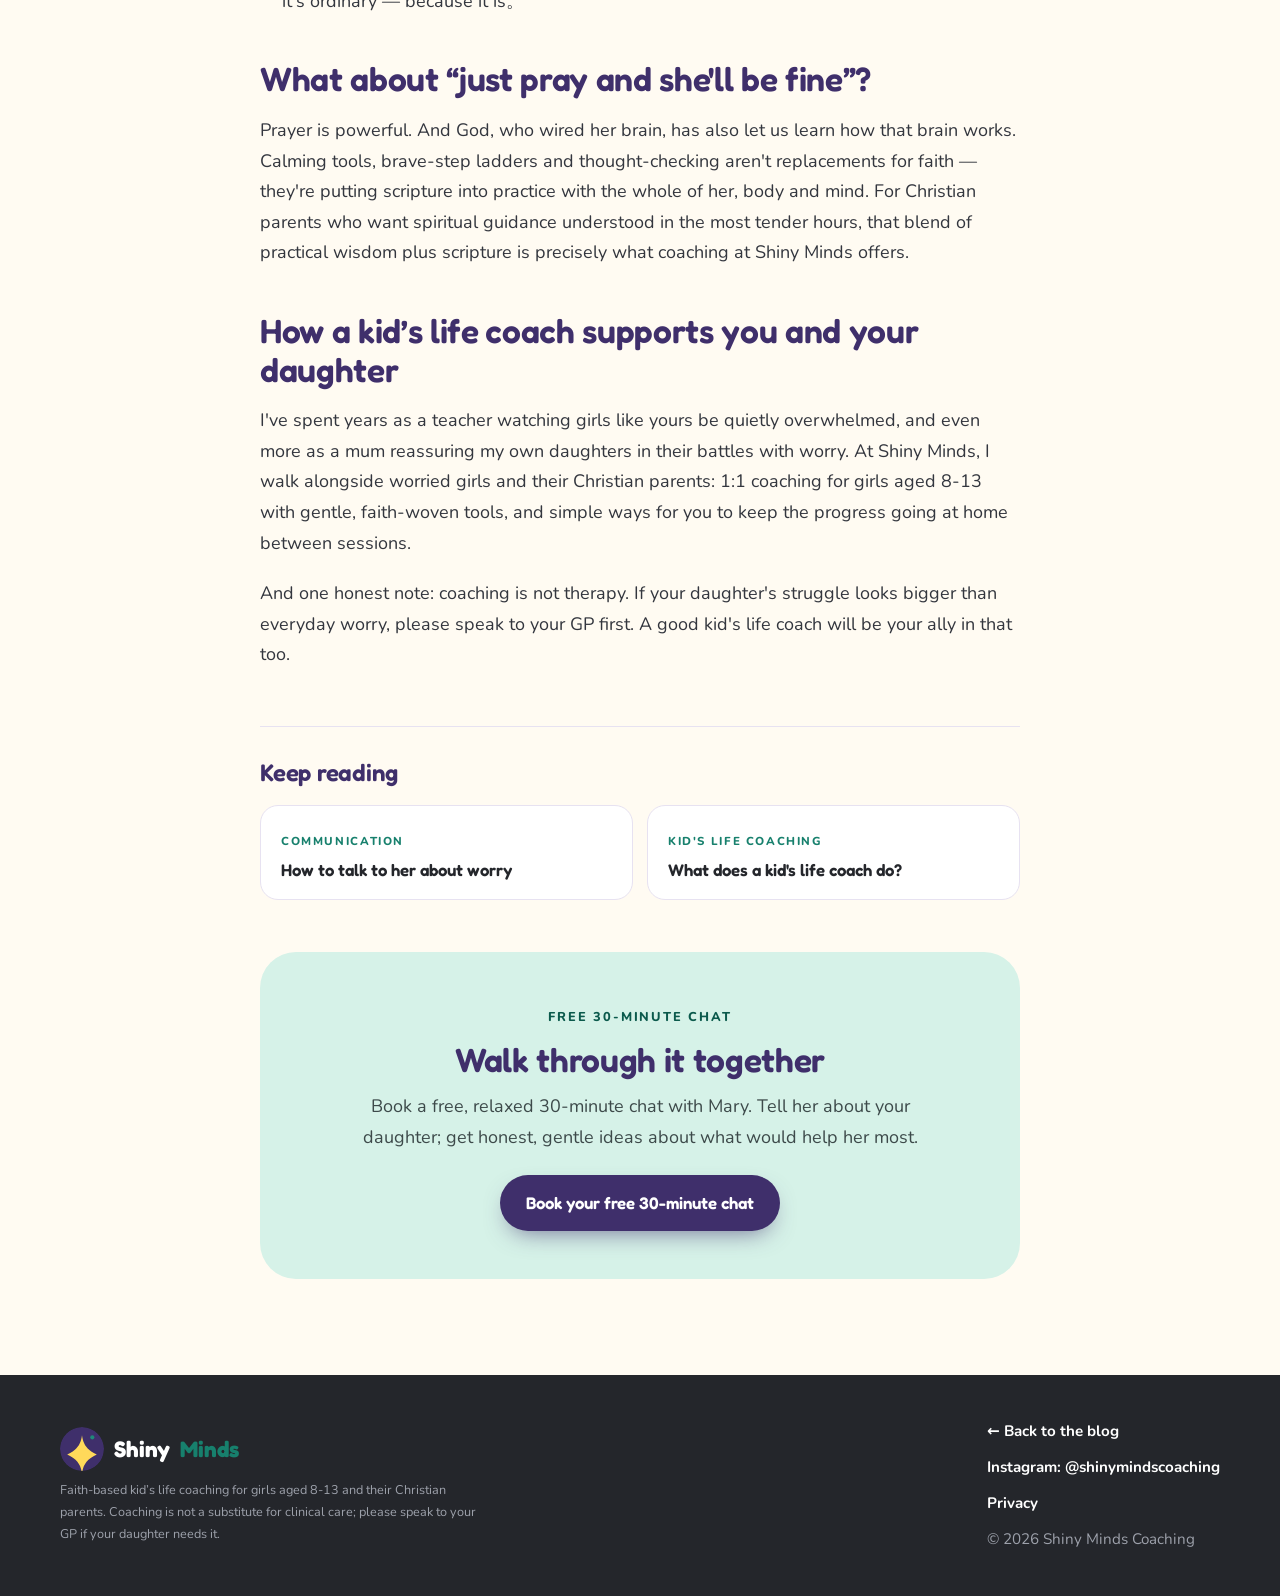
<file: blog/christian-parent.html>
<!doctype html>
<html lang="en-GB">
<head>
<meta charset="utf-8">
<meta name="viewport" content="width=device-width, initial-scale=1">
<title>A Christian Parent's Guide to Worry | Shiny Minds</title>
<meta name="description" content="A Christian parent's guide to your daughter's worry: scripture for anxious nights, practical tools for the moment, and how coaching can help.">
<link rel="canonical" href="https://shinymindscoaching.com/blog/christian-parent.html">
<meta name="robots" content="index, follow">
<meta name="theme-color" content="#3F2F6B">
<link rel="icon" href="../images/shinyminds.svg">
<link rel="apple-touch-icon" sizes="180x180" href="../images/apple-touch-icon.png">
<meta property="og:type" content="article">
<meta property="og:title" content="A Christian Parent's Guide to Childhood Worry">
<meta property="og:description" content="Scripture for anxious nights, practical tools for the moment, and how coaching can help.">
<meta property="og:url" content="https://shinymindscoaching.com/blog/christian-parent.html">
<meta property="og:image" content="https://shinymindscoaching.com/images/mary-portrait.webp">
<meta name="twitter:card" content="summary_large_image">
<meta name="twitter:title" content="A Christian Parent's Guide to Childhood Worry">
<meta name="twitter:description" content="Scripture for anxious nights, practical tools for the moment, and how coaching can help.">
<meta name="twitter:image" content="https://shinymindscoaching.com/images/mary-portrait.webp">
<link rel="preconnect" href="https://fonts.googleapis.com">
<link rel="preconnect" href="https://fonts.gstatic.com" crossorigin>
<link href="https://fonts.googleapis.com/css2?family=Fredoka:wght@500;600;700&family=Nunito:ital,wght@0,400;0,600;0,700;0,800;1,600&display=swap" rel="stylesheet">
<link rel="stylesheet" href="style.css?v=20261116">
<script type="application/ld+json">
{
  "@context": "https://schema.org",
  "@type": "Article",
  "headline": "A Christian parent's guide to childhood worry",
  "description": "Scripture for anxious nights, practical tools for the moment, and how kid's life coaching weaves faith and confidence together.",
  "datePublished": "2026-11-05",
  "dateModified": "2026-11-05",
  "author": {"@type": "Person", "name": "Mary Heather", "url": "https://shinymindscoaching.com/"},
  "publisher": {"@type": "Organization", "name": "Shiny Minds Coaching", "logo": {"@type": "ImageObject", "url": "https://shinymindscoaching.com/images/shinyminds.svg"}}
}
</script>
<script type="application/ld+json">
{
  "@context": "https://schema.org",
  "@type": "BreadcrumbList",
  "itemListElement": [
    {
      "@type": "ListItem",
      "position": 1,
      "name": "Home",
      "item": "https://shinymindscoaching.com/"
    },
    {
      "@type": "ListItem",
      "position": 2,
      "name": "Blog",
      "item": "https://shinymindscoaching.com/blog/"
    },
    {
      "@type": "ListItem",
      "position": 3,
      "name": "A Christian parent's guide to childhood worry",
      "item": "https://shinymindscoaching.com/blog/christian-parent.html"
    }
  ]
}
</script>
<script src="/analytics.js"></script>
<script async src="https://www.googletagmanager.com/gtag/js?id=G-M0JJ4X9EP7"></script>
</head>
<body>
<header>
  <div class="nav">
    <a class="logo" href="/"><img src="../images/shinyminds.svg" alt="Shiny Minds Coaching" width="44" height="44">Shiny <span>Minds</span></a>
    <nav class="top-links" aria-label="Main">
      <a href="/#about">Meet Mary</a>
      <a href="/blog/">Advice for parents</a>
      <a class="btn" href="https://calendly.com/mramail_82/30min" target="_blank" rel="noopener">Book a free chat</a>
    </nav>
  </div>
</header>

<main>
  <section class="hero-post">
    <div class="wrap">
      <p class="meta">Advice for parents &bull; Faith &amp; family</p>
      <h1>A Christian parent&rsquo;s guide to childhood worry</h1>
      <p class="lead" style="color:#3D4A4A;margin-top:16px">When your daughter lies awake at 9pm replaying the school day, <strong>Christian parent</strong>, you're holding two things at once: her worry in your arms and your faith in your heart. Here's how to use both.</p>
    </div>
  </section>

  <article class="article">
    <p>You probably feel it most at the very moments you most want to make things better: the tummy ache before school, the tearful refusal of the birthday party, the perfectionism that never switches off. And you might have noticed that &ldquo;don't worry, sweetie&rdquo; lands like a stone. You're not doing it wrong. Worry is very common in children &mdash; and the way through it is gentler than most of us were taught.</p>

    <h2>The one re-frame that changes everything</h2>
    <p>Anxiety is not rebellion, manipulation or drama. It's a nervous system doing its job too eagerly: protecting a very precious person. When you see your daughter's worry as her brain's alarm being over-helpful, everything softens &mdash; including you. And notice what scripture actually says: God doesn't ask us to hide sadness or worry. He asks us to <em>bring it to Him</em>. Feelings that are allowed, lose their power.</p>
    <blockquote>&ldquo;The Lord is close to the brokenhearted and saves those who are crushed in spirit.&rdquo;<cite>PSALM 34:18</cite></blockquote>

    <h2>Four things a Christian parent can do in a worried moment</h2>
    <ul>
      <li><strong>Stay calm and close.</strong> In a worried moment, a daughter borrows her calm from you. Slow your breathing, lower your voice, kneel to her height. Connection before correction.</li>
      <li><strong>Name it, then carry it.</strong> &ldquo;That sounds like a big worry. Let's tell it to Jesus together.&rdquo; Praying the worry <em>with</em> her (not <em>at</em> her) teaches her faith is a refuge, not another exam.</li>
      <li><strong>Breathe before you reason.</strong> A child's thinking brain comes back online when her body is calm. Try it: smell-then-blow &ldquo;hot chocolate breathing&rdquo;, or a long squeezy hug. Then you can gently check the thoughts: <em>Is that worry true? Is it helping?</em></li>
      <li><strong>Anchor her in truth.</strong> Comparison and perfectionism shrink in the light of identity: &ldquo;I praise you because I made you wonderfully&rdquo; (Psalm 139:14). Say it often, in small moments, like it's ordinary &mdash; because it is。</li>
    </ul>

    <h2>What about &ldquo;just pray and she'll be fine&rdquo;?</h2>
    <p>Prayer is powerful. And God, who wired her brain, has also let us learn how that brain works. Calming tools, brave-step ladders and thought-checking aren't replacements for faith &mdash; they're putting scripture into practice with the whole of her, body and mind. For Christian parents who want spiritual guidance understood in the most tender hours, that blend of practical wisdom plus scripture is precisely what coaching at Shiny Minds offers.</p>

    <h2>How a kid&rsquo;s life coach supports you and your daughter</h2>
    <p>I've spent years as a teacher watching girls like yours be quietly overwhelmed, and even more as a mum reassuring my own daughters in their battles with worry. At Shiny Minds, I walk alongside worried girls and their Christian parents: 1:1 coaching for girls aged 8-13 with gentle, faith-woven tools, and simple ways for you to keep the progress going at home between sessions.</p>
    <p>And one honest note: coaching is not therapy. If your daughter's struggle looks bigger than everyday worry, please speak to your GP first. A good kid's life coach will be your ally in that too.</p>

    <aside class="related" aria-label="Keep reading">
      <h2>Keep reading</h2>
      <div class="related-grid">
        <a class="related-card" href="talk-about-worry.html"><span class="eyebrow">Communication</span><strong>How to talk to her about worry</strong></a>
        <a class="related-card" href="kids-life-coach.html"><span class="eyebrow">Kid's life coaching</span><strong>What does a kid's life coach do?</strong></a>
      </div>
    </aside>

    <div class="card-cta">
      <span class="eyebrow">Free 30-minute chat</span>
      <h2>Walk through it together</h2>
      <p>Book a free, relaxed 30-minute chat with Mary. Tell her about your daughter; get honest, gentle ideas about what would help her most.</p>
      <a class="btn" href="https://calendly.com/mramail_82/30min" target="_blank" rel="noopener">Book your free 30-minute chat</a>
    </div>
  </article>
</main>

<footer>
  <div class="foot">
    <div>
      <a class="logo" href="/"><img src="../images/shinyminds.svg" alt="Shiny Minds Coaching" width="44" height="44">Shiny <span>Minds</span></a>
      <small>Faith-based kid&rsquo;s life coaching for girls aged 8-13 and their Christian parents. Coaching is not a substitute for clinical care; please speak to your GP if your daughter needs it.</small>
    </div>
    <div style="display:grid;gap:10px;justify-items:start">
      <a href="/blog/">&larr; Back to the blog</a>
      <a href="https://www.instagram.com/shinymindscoaching/" target="_blank" rel="noopener">Instagram: @shinymindscoaching</a>
      <a href="/privacy.html">Privacy</a>
      <span style="color:#9DA1AB">&copy; 2026 Shiny Minds Coaching</span>
    </div>
  </div>
</footer>

<div class="cookie" id="sm-cookie" role="dialog" aria-labelledby="sm-cookie-title" hidden>
  <p id="sm-cookie-title"><strong>Cookies.</strong> I use analytics cookies to see which pages help parents most. No ads, no profiles. <a href="/privacy.html">Read the privacy note</a>.</p>
  <div class="cookie-actions">
    <button type="button" class="cookie-btn" data-consent="yes">Accept</button>
    <button type="button" class="cookie-btn cookie-btn-ghost" data-consent="no">Decline</button>
  </div>
</div>
</body>
</html>
</file>
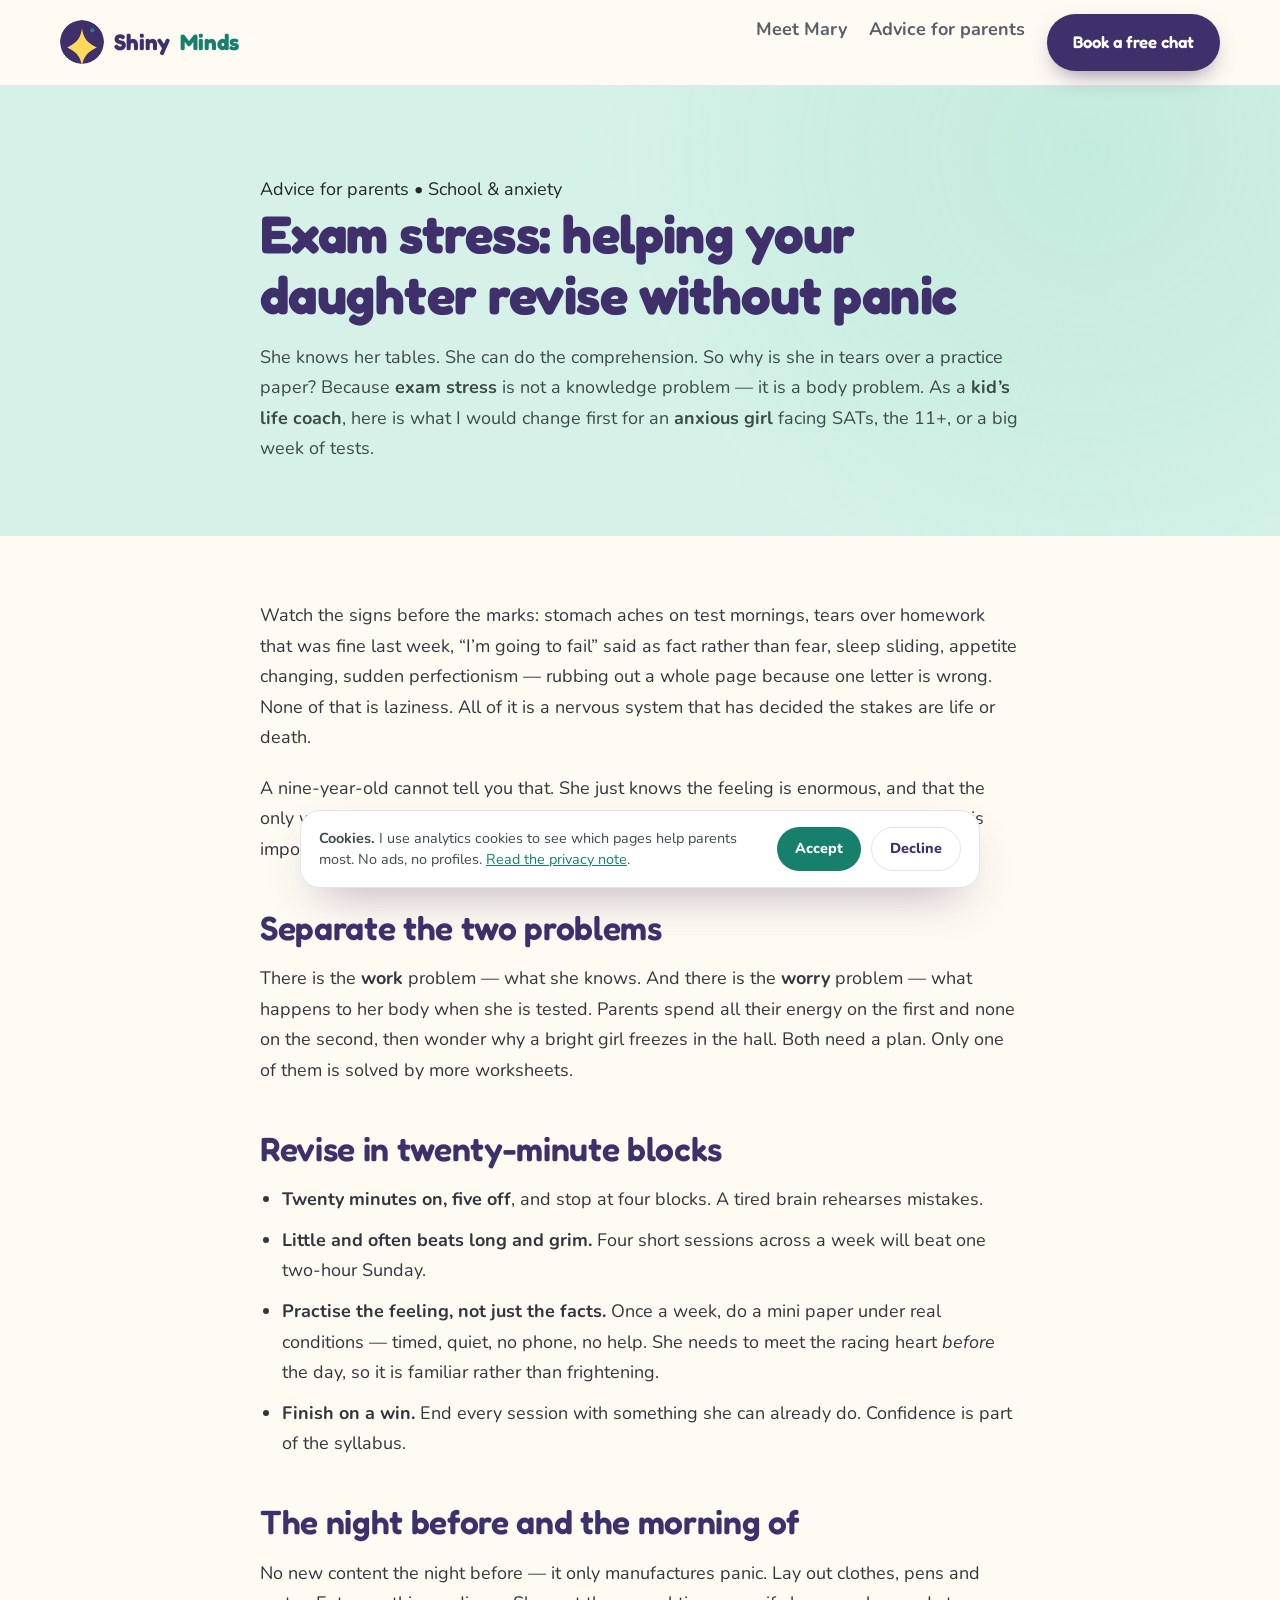
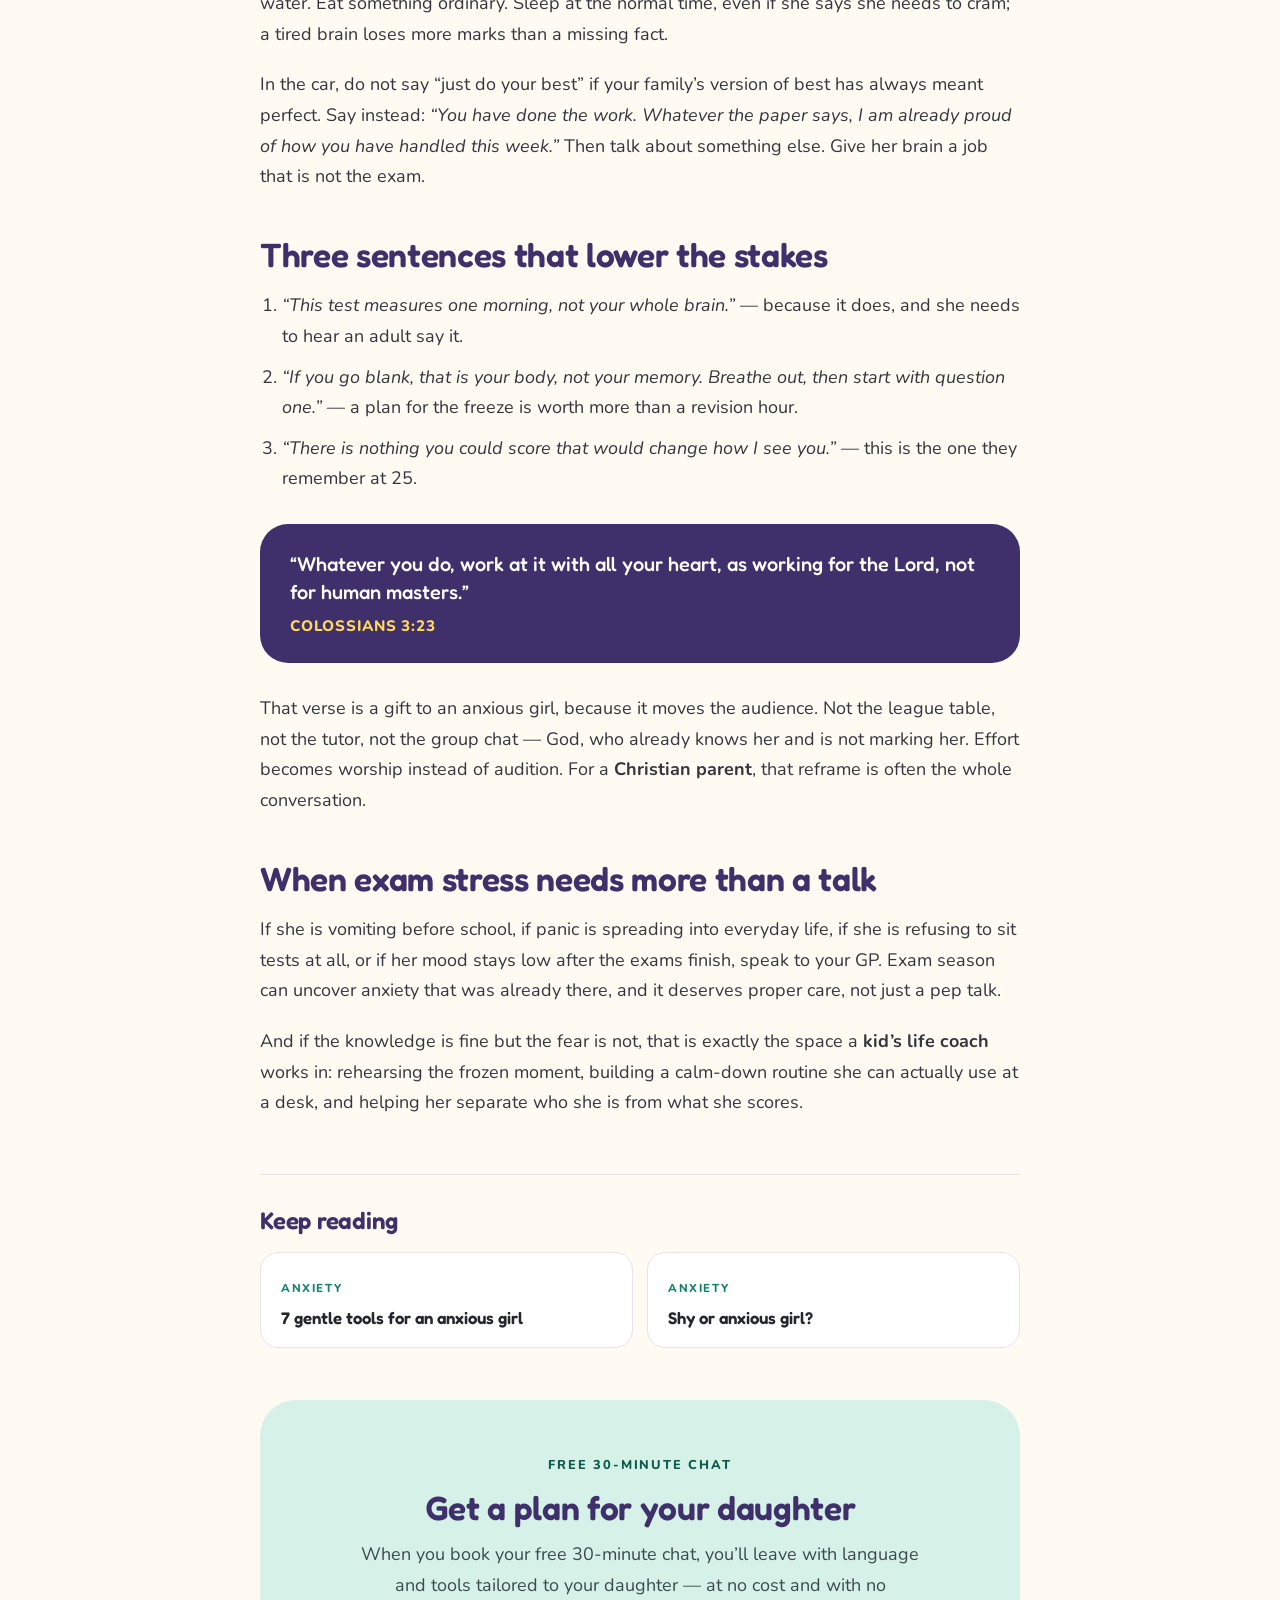
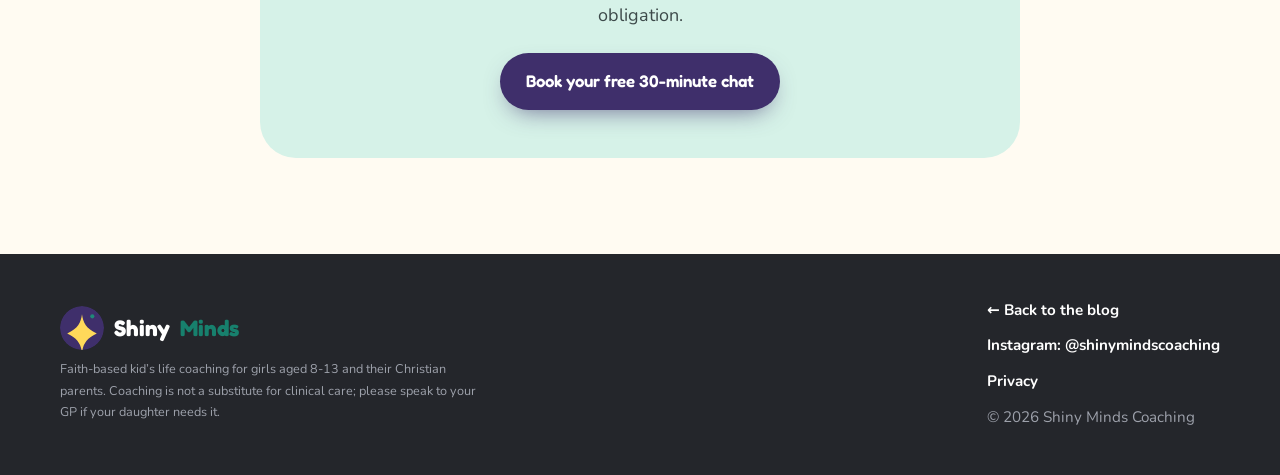
<file: blog/exam-stress.html>
<!doctype html>
<html lang="en-GB">
<head>
<meta charset="utf-8">
<meta name="viewport" content="width=device-width, initial-scale=1">
<title>Exam Stress: Helping Your Daughter Revise Calmly</title>
<meta name="description" content="SATs, 11+ or school tests making her ill with worry? A kid's life coach shares practical, faith-based ways to ease exam stress in girls aged 8-13.">
<link rel="canonical" href="https://shinymindscoaching.com/blog/exam-stress.html">
<meta name="robots" content="index, follow">
<meta name="theme-color" content="#3F2F6B">
<link rel="icon" href="../images/shinyminds.svg">
<link rel="apple-touch-icon" sizes="180x180" href="../images/apple-touch-icon.png">
<meta property="og:type" content="article">
<meta property="og:title" content="Exam Stress: Helping Your Daughter Revise Calmly">
<meta property="og:description" content="Practical, faith-based ways to ease exam stress in girls aged 8-13, from a kid's life coach.">
<meta property="og:url" content="https://shinymindscoaching.com/blog/exam-stress.html">
<meta property="og:image" content="https://shinymindscoaching.com/images/mary-portrait.webp">
<meta name="twitter:card" content="summary_large_image">
<meta name="twitter:title" content="Exam Stress: Helping Your Daughter Revise Calmly">
<meta name="twitter:description" content="Practical, faith-based ways to ease exam stress in girls aged 8-13, from a kid's life coach.">
<meta name="twitter:image" content="https://shinymindscoaching.com/images/mary-portrait.webp">
<link rel="preconnect" href="https://fonts.googleapis.com">
<link rel="preconnect" href="https://fonts.gstatic.com" crossorigin>
<link href="https://fonts.googleapis.com/css2?family=Fredoka:wght@500;600;700&family=Nunito:ital,wght@0,400;0,600;0,700;0,800;1,600&display=swap" rel="stylesheet">
<link rel="stylesheet" href="style.css?v=20261116">
<script src="/analytics.js"></script>
<script async src="https://www.googletagmanager.com/gtag/js?id=G-M0JJ4X9EP7"></script>
<script type="application/ld+json">
{
  "@context": "https://schema.org",
  "@type": "Article",
  "headline": "Exam stress: helping your daughter revise without panic",
  "description": "Practical, faith-based ways to ease exam stress in girls aged 8-13, from a kid's life coach.",
  "datePublished": "2026-11-14",
  "dateModified": "2026-11-14",
  "author": {"@type": "Person", "name": "Mary Heather", "url": "https://shinymindscoaching.com/"},
  "publisher": {"@type": "Organization", "name": "Shiny Minds Coaching", "logo": {"@type": "ImageObject", "url": "https://shinymindscoaching.com/images/shinyminds.svg"}}
}
</script>
<script type="application/ld+json">
{
  "@context": "https://schema.org",
  "@type": "BreadcrumbList",
  "itemListElement": [
    {"@type": "ListItem", "position": 1, "name": "Home", "item": "https://shinymindscoaching.com/"},
    {"@type": "ListItem", "position": 2, "name": "Blog", "item": "https://shinymindscoaching.com/blog/"},
    {"@type": "ListItem", "position": 3, "name": "Exam stress: helping your daughter revise without panic", "item": "https://shinymindscoaching.com/blog/exam-stress.html"}
  ]
}
</script>
</head>
<body>
<header>
  <div class="nav">
    <a class="logo" href="/"><img src="../images/shinyminds.svg" alt="Shiny Minds Coaching" width="44" height="44">Shiny <span>Minds</span></a>
    <nav class="top-links" aria-label="Main">
      <a href="/#about">Meet Mary</a>
      <a href="/blog/">Advice for parents</a>
      <a class="btn" href="https://calendly.com/mramail_82/30min" target="_blank" rel="noopener">Book a free chat</a>
    </nav>
  </div>
</header>

<main>
  <section class="hero-post">
    <div class="wrap">
      <p class="meta">Advice for parents &bull; School &amp; anxiety</p>
      <h1>Exam stress: helping your daughter revise without panic</h1>
      <p class="lead" style="color:#3D4A4A;margin-top:16px">She knows her tables. She can do the comprehension. So why is she in tears over a practice paper? Because <strong>exam stress</strong> is not a knowledge problem &mdash; it is a body problem. As a <strong>kid&rsquo;s life coach</strong>, here is what I would change first for an <strong>anxious girl</strong> facing SATs, the 11+, or a big week of tests.</p>
    </div>
  </section>

  <article class="article">
    <p>Watch the signs before the marks: stomach aches on test mornings, tears over homework that was fine last week, &ldquo;I&rsquo;m going to fail&rdquo; said as fact rather than fear, sleep sliding, appetite changing, sudden perfectionism &mdash; rubbing out a whole page because one letter is wrong. None of that is laziness. All of it is a nervous system that has decided the stakes are life or death.</p>

    <p>A nine-year-old cannot tell you that. She just knows the feeling is enormous, and that the only way she can imagine removing it is to be certain of getting everything right. Which is impossible, which is why the worry never switches off.</p>

    <h2>Separate the two problems</h2>
    <p>There is the <strong>work</strong> problem &mdash; what she knows. And there is the <strong>worry</strong> problem &mdash; what happens to her body when she is tested. Parents spend all their energy on the first and none on the second, then wonder why a bright girl freezes in the hall. Both need a plan. Only one of them is solved by more worksheets.</p>

    <h2>Revise in twenty-minute blocks</h2>
    <ul>
      <li><strong>Twenty minutes on, five off</strong>, and stop at four blocks. A tired brain rehearses mistakes.</li>
      <li><strong>Little and often beats long and grim.</strong> Four short sessions across a week will beat one two-hour Sunday.</li>
      <li><strong>Practise the feeling, not just the facts.</strong> Once a week, do a mini paper under real conditions &mdash; timed, quiet, no phone, no help. She needs to meet the racing heart <em>before</em> the day, so it is familiar rather than frightening.</li>
      <li><strong>Finish on a win.</strong> End every session with something she can already do. Confidence is part of the syllabus.</li>
    </ul>

    <h2>The night before and the morning of</h2>
    <p>No new content the night before &mdash; it only manufactures panic. Lay out clothes, pens and water. Eat something ordinary. Sleep at the normal time, even if she says she needs to cram; a tired brain loses more marks than a missing fact.</p>
    <p>In the car, do not say &ldquo;just do your best&rdquo; if your family&rsquo;s version of best has always meant perfect. Say instead: <em>&ldquo;You have done the work. Whatever the paper says, I am already proud of how you have handled this week.&rdquo;</em> Then talk about something else. Give her brain a job that is not the exam.</p>

    <h2>Three sentences that lower the stakes</h2>
    <ol>
      <li><em>&ldquo;This test measures one morning, not your whole brain.&rdquo;</em> &mdash; because it does, and she needs to hear an adult say it.</li>
      <li><em>&ldquo;If you go blank, that is your body, not your memory. Breathe out, then start with question one.&rdquo;</em> &mdash; a plan for the freeze is worth more than a revision hour.</li>
      <li><em>&ldquo;There is nothing you could score that would change how I see you.&rdquo;</em> &mdash; this is the one they remember at 25.</li>
    </ol>

    <blockquote>&ldquo;Whatever you do, work at it with all your heart, as working for the Lord, not for human masters.&rdquo;<cite>COLOSSIANS 3:23</cite></blockquote>

    <p>That verse is a gift to an anxious girl, because it moves the audience. Not the league table, not the tutor, not the group chat &mdash; God, who already knows her and is not marking her. Effort becomes worship instead of audition. For a <strong>Christian parent</strong>, that reframe is often the whole conversation.</p>

    <h2>When exam stress needs more than a talk</h2>
    <p>If she is vomiting before school, if panic is spreading into everyday life, if she is refusing to sit tests at all, or if her mood stays low after the exams finish, speak to your GP. Exam season can uncover anxiety that was already there, and it deserves proper care, not just a pep talk.</p>
    <p>And if the knowledge is fine but the fear is not, that is exactly the space a <strong>kid&rsquo;s life coach</strong> works in: rehearsing the frozen moment, building a calm-down routine she can actually use at a desk, and helping her separate who she is from what she scores.</p>

    <aside class="related" aria-label="Keep reading">
      <h2>Keep reading</h2>
      <div class="related-grid">
        <a class="related-card" href="anxious-girl.html"><span class="eyebrow">Anxiety</span><strong>7 gentle tools for an anxious girl</strong></a>
        <a class="related-card" href="shy-or-anxious.html"><span class="eyebrow">Anxiety</span><strong>Shy or anxious girl?</strong></a>
      </div>
    </aside>

    <div class="card-cta">
      <span class="eyebrow">Free 30-minute chat</span>
      <h2>Get a plan for your daughter</h2>
      <p>When you book your free 30-minute chat, you&rsquo;ll leave with language and tools tailored to your daughter &mdash; at no cost and with no obligation.</p>
      <a class="btn" href="https://calendly.com/mramail_82/30min" target="_blank" rel="noopener">Book your free 30-minute chat</a>
    </div>
  </article>
</main>

<footer>
  <div class="foot">
    <div>
      <a class="logo" href="/"><img src="../images/shinyminds.svg" alt="Shiny Minds Coaching" width="44" height="44">Shiny <span>Minds</span></a>
      <small>Faith-based kid&rsquo;s life coaching for girls aged 8-13 and their Christian parents. Coaching is not a substitute for clinical care; please speak to your GP if your daughter needs it.</small>
    </div>
    <div style="display:grid;gap:10px;justify-items:start">
      <a href="/blog/">&larr; Back to the blog</a>
      <a href="https://www.instagram.com/shinymindscoaching/" target="_blank" rel="noopener">Instagram: @shinymindscoaching</a>
      <a href="/privacy.html">Privacy</a>
      <span style="color:#9DA1AB">&copy; 2026 Shiny Minds Coaching</span>
    </div>
  </div>
</footer>

<div class="cookie" id="sm-cookie" role="dialog" aria-labelledby="sm-cookie-title" hidden>
  <p id="sm-cookie-title"><strong>Cookies.</strong> I use analytics cookies to see which pages help parents most. No ads, no profiles. <a href="/privacy.html">Read the privacy note</a>.</p>
  <div class="cookie-actions">
    <button type="button" class="cookie-btn" data-consent="yes">Accept</button>
    <button type="button" class="cookie-btn cookie-btn-ghost" data-consent="no">Decline</button>
  </div>
</div>
</body>
</html>
</file>
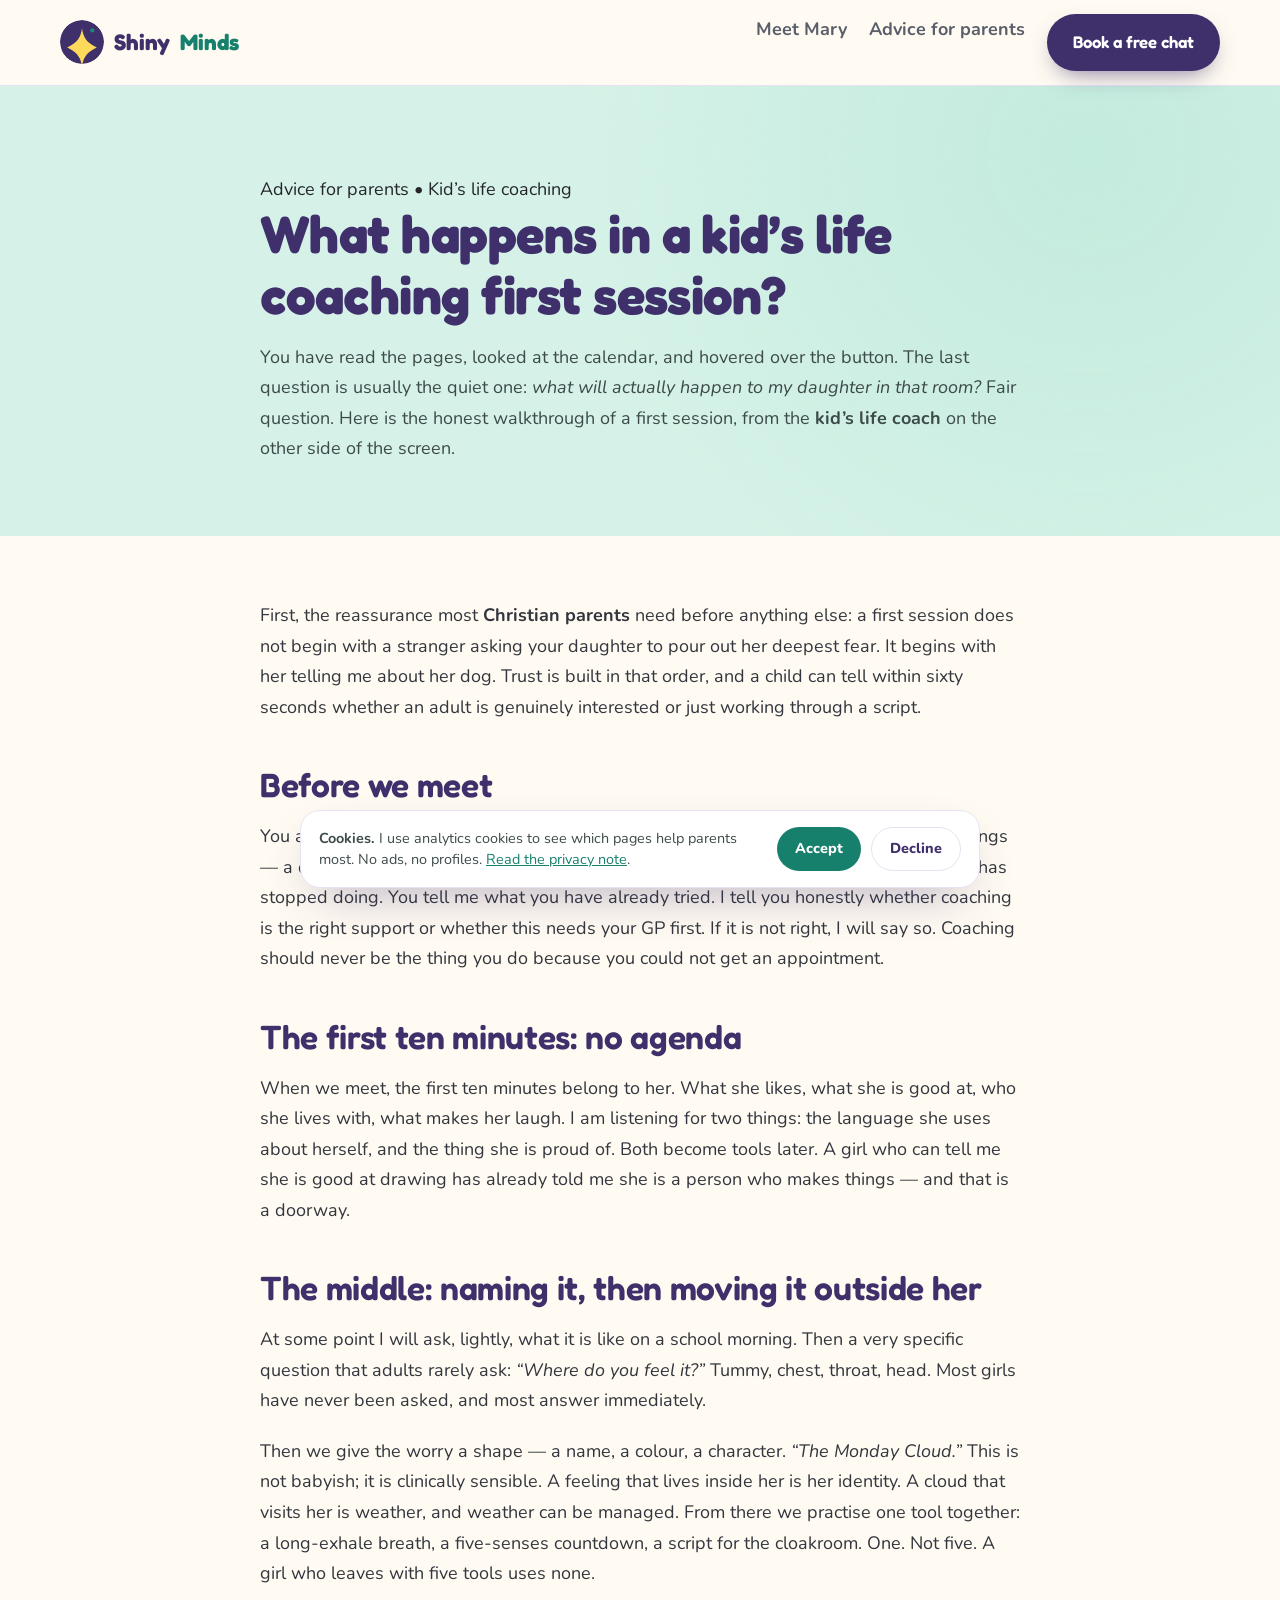
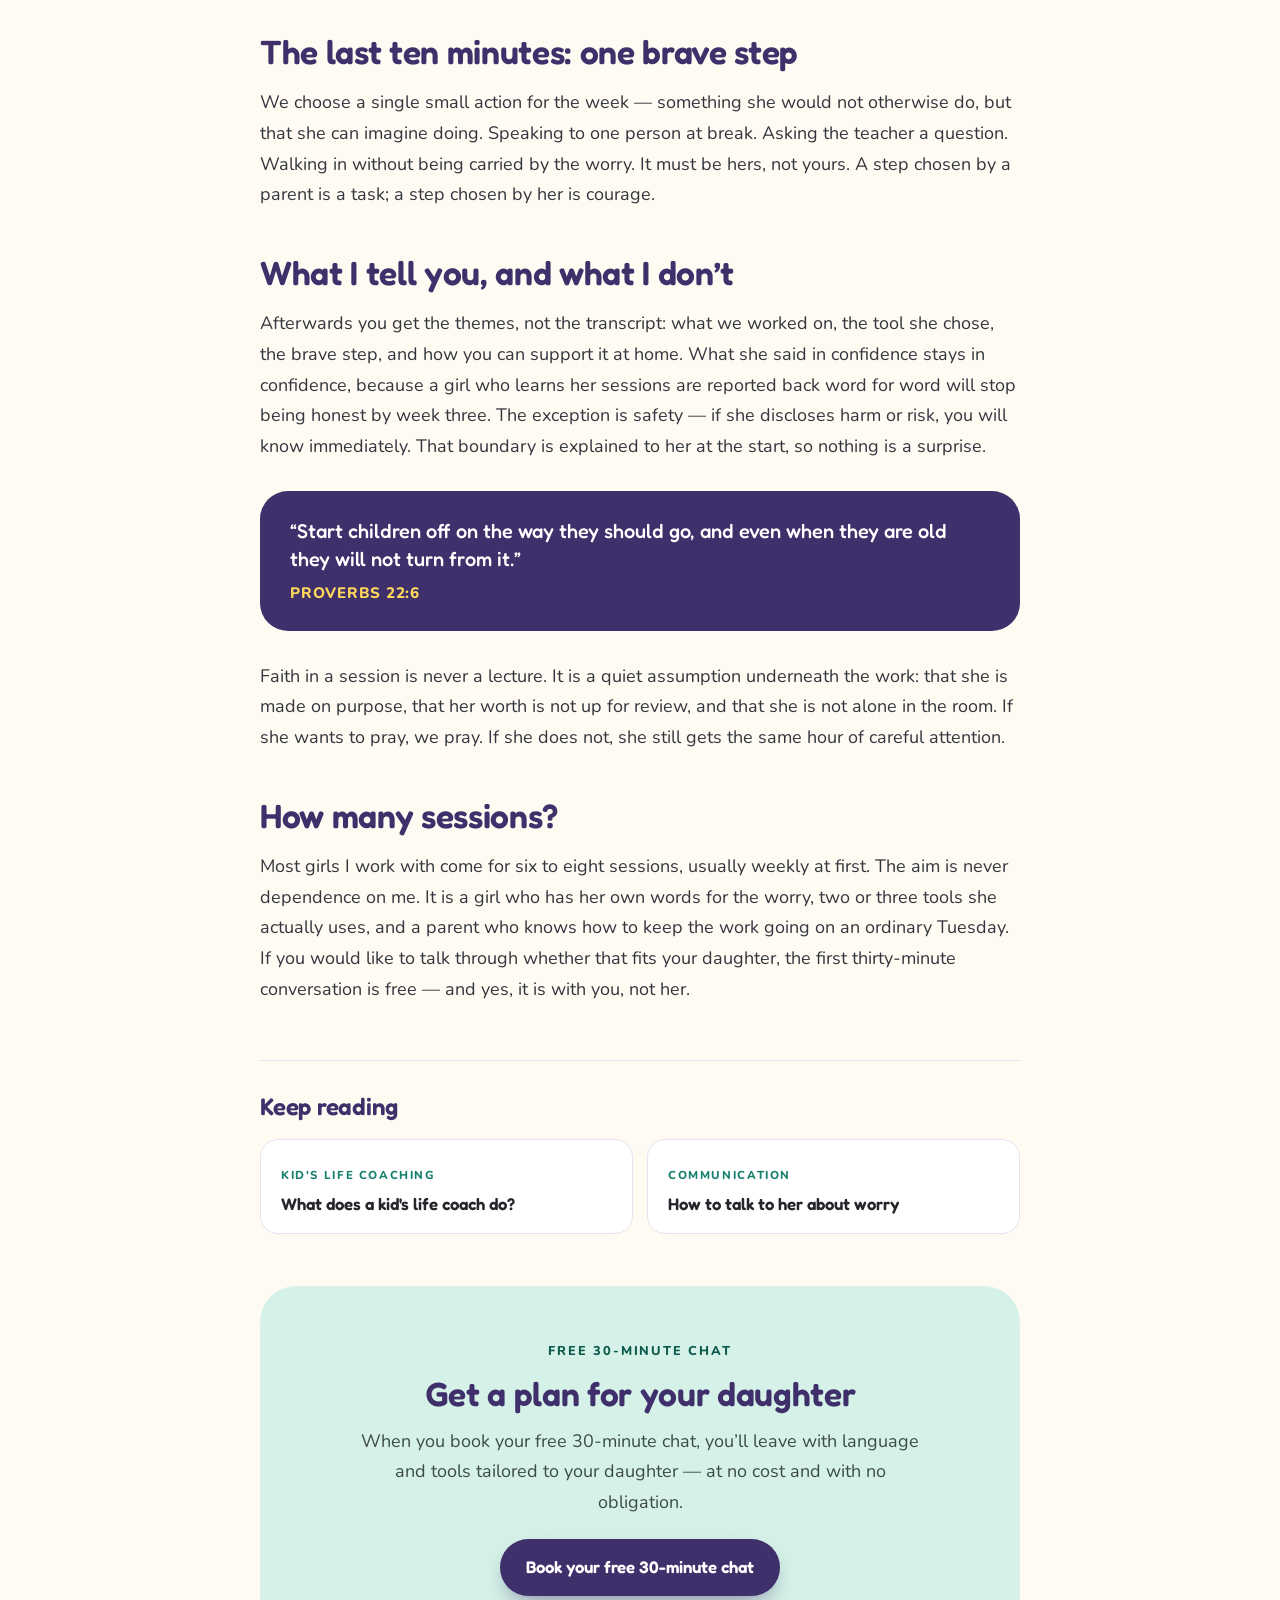
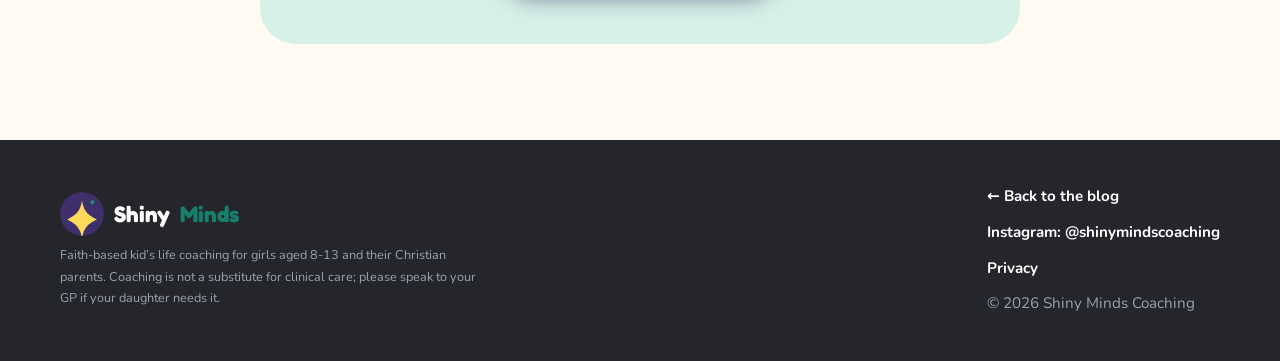
<file: blog/first-session.html>
<!doctype html>
<html lang="en-GB">
<head>
<meta charset="utf-8">
<meta name="viewport" content="width=device-width, initial-scale=1">
<title>What Happens in a Kid's Life Coaching First Session</title>
<meta name="description" content="Curious what a kid's life coaching session looks like? A gentle walkthrough of the first 30 minutes, and what parents do and don't need to prepare.">
<link rel="canonical" href="https://shinymindscoaching.com/blog/first-session.html">
<meta name="robots" content="index, follow">
<meta name="theme-color" content="#3F2F6B">
<link rel="icon" href="../images/shinyminds.svg">
<link rel="apple-touch-icon" sizes="180x180" href="../images/apple-touch-icon.png">
<meta property="og:type" content="article">
<meta property="og:title" content="What Happens in a Kid's Life Coaching First Session">
<meta property="og:description" content="A gentle walkthrough of the first kid's life coaching session, and what parents need (and don't need) to prepare.">
<meta property="og:url" content="https://shinymindscoaching.com/blog/first-session.html">
<meta property="og:image" content="https://shinymindscoaching.com/images/mary-portrait.webp">
<meta name="twitter:card" content="summary_large_image">
<meta name="twitter:title" content="What Happens in a Kid's Life Coaching First Session">
<meta name="twitter:description" content="A gentle walkthrough of the first kid's life coaching session, and what parents need (and don't need) to prepare.">
<meta name="twitter:image" content="https://shinymindscoaching.com/images/mary-portrait.webp">
<link rel="preconnect" href="https://fonts.googleapis.com">
<link rel="preconnect" href="https://fonts.gstatic.com" crossorigin>
<link href="https://fonts.googleapis.com/css2?family=Fredoka:wght@500;600;700&family=Nunito:ital,wght@0,400;0,600;0,700;0,800;1,600&display=swap" rel="stylesheet">
<link rel="stylesheet" href="style.css?v=20261116">
<script src="/analytics.js"></script>
<script async src="https://www.googletagmanager.com/gtag/js?id=G-M0JJ4X9EP7"></script>
<script type="application/ld+json">
{
  "@context": "https://schema.org",
  "@type": "Article",
  "headline": "What happens in a kid's life coaching first session?",
  "description": "A gentle walkthrough of the first kid's life coaching session, and what parents need (and don't need) to prepare.",
  "datePublished": "2026-11-14",
  "dateModified": "2026-11-14",
  "author": {"@type": "Person", "name": "Mary Heather", "url": "https://shinymindscoaching.com/"},
  "publisher": {"@type": "Organization", "name": "Shiny Minds Coaching", "logo": {"@type": "ImageObject", "url": "https://shinymindscoaching.com/images/shinyminds.svg"}}
}
</script>
<script type="application/ld+json">
{
  "@context": "https://schema.org",
  "@type": "BreadcrumbList",
  "itemListElement": [
    {"@type": "ListItem", "position": 1, "name": "Home", "item": "https://shinymindscoaching.com/"},
    {"@type": "ListItem", "position": 2, "name": "Blog", "item": "https://shinymindscoaching.com/blog/"},
    {"@type": "ListItem", "position": 3, "name": "What happens in a kid's life coaching first session", "item": "https://shinymindscoaching.com/blog/first-session.html"}
  ]
}
</script>
</head>
<body>
<header>
  <div class="nav">
    <a class="logo" href="/"><img src="../images/shinyminds.svg" alt="Shiny Minds Coaching" width="44" height="44">Shiny <span>Minds</span></a>
    <nav class="top-links" aria-label="Main">
      <a href="/#about">Meet Mary</a>
      <a href="/blog/">Advice for parents</a>
      <a class="btn" href="https://calendly.com/mramail_82/30min" target="_blank" rel="noopener">Book a free chat</a>
    </nav>
  </div>
</header>

<main>
  <section class="hero-post">
    <div class="wrap">
      <p class="meta">Advice for parents &bull; Kid&rsquo;s life coaching</p>
      <h1>What happens in a kid&rsquo;s life coaching first session?</h1>
      <p class="lead" style="color:#3D4A4A;margin-top:16px">You have read the pages, looked at the calendar, and hovered over the button. The last question is usually the quiet one: <em>what will actually happen to my daughter in that room?</em> Fair question. Here is the honest walkthrough of a first session, from the <strong>kid&rsquo;s life coach</strong> on the other side of the screen.</p>
    </div>
  </section>

  <article class="article">
    <p>First, the reassurance most <strong>Christian parents</strong> need before anything else: a first session does not begin with a stranger asking your daughter to pour out her deepest fear. It begins with her telling me about her dog. Trust is built in that order, and a child can tell within sixty seconds whether an adult is genuinely interested or just working through a script.</p>

    <h2>Before we meet</h2>
    <p>You and I have a short conversation first, without her in the room. Not a report on her failings &mdash; a description of what you are seeing: the Sunday nights, the mornings, the things she has stopped doing. You tell me what you have already tried. I tell you honestly whether coaching is the right support or whether this needs your GP first. If it is not right, I will say so. Coaching should never be the thing you do because you could not get an appointment.</p>

    <h2>The first ten minutes: no agenda</h2>
    <p>When we meet, the first ten minutes belong to her. What she likes, what she is good at, who she lives with, what makes her laugh. I am listening for two things: the language she uses about herself, and the thing she is proud of. Both become tools later. A girl who can tell me she is good at drawing has already told me she is a person who makes things &mdash; and that is a doorway.</p>

    <h2>The middle: naming it, then moving it outside her</h2>
    <p>At some point I will ask, lightly, what it is like on a school morning. Then a very specific question that adults rarely ask: <em>&ldquo;Where do you feel it?&rdquo;</em> Tummy, chest, throat, head. Most girls have never been asked, and most answer immediately.</p>
    <p>Then we give the worry a shape &mdash; a name, a colour, a character. <em>&ldquo;The Monday Cloud.&rdquo;</em> This is not babyish; it is clinically sensible. A feeling that lives inside her is her identity. A cloud that visits her is weather, and weather can be managed. From there we practise one tool together: a long-exhale breath, a five-senses countdown, a script for the cloakroom. One. Not five. A girl who leaves with five tools uses none.</p>

    <h2>The last ten minutes: one brave step</h2>
    <p>We choose a single small action for the week &mdash; something she would not otherwise do, but that she can imagine doing. Speaking to one person at break. Asking the teacher a question. Walking in without being carried by the worry. It must be hers, not yours. A step chosen by a parent is a task; a step chosen by her is courage.</p>

    <h2>What I tell you, and what I don&rsquo;t</h2>
    <p>Afterwards you get the themes, not the transcript: what we worked on, the tool she chose, the brave step, and how you can support it at home. What she said in confidence stays in confidence, because a girl who learns her sessions are reported back word for word will stop being honest by week three. The exception is safety &mdash; if she discloses harm or risk, you will know immediately. That boundary is explained to her at the start, so nothing is a surprise.</p>

    <blockquote>&ldquo;Start children off on the way they should go, and even when they are old they will not turn from it.&rdquo;<cite>PROVERBS 22:6</cite></blockquote>

    <p>Faith in a session is never a lecture. It is a quiet assumption underneath the work: that she is made on purpose, that her worth is not up for review, and that she is not alone in the room. If she wants to pray, we pray. If she does not, she still gets the same hour of careful attention.</p>

    <h2>How many sessions?</h2>
    <p>Most girls I work with come for six to eight sessions, usually weekly at first. The aim is never dependence on me. It is a girl who has her own words for the worry, two or three tools she actually uses, and a parent who knows how to keep the work going on an ordinary Tuesday. If you would like to talk through whether that fits your daughter, the first thirty-minute conversation is free &mdash; and yes, it is with you, not her.</p>

    <aside class="related" aria-label="Keep reading">
      <h2>Keep reading</h2>
      <div class="related-grid">
        <a class="related-card" href="kids-life-coach.html"><span class="eyebrow">Kid's life coaching</span><strong>What does a kid's life coach do?</strong></a>
        <a class="related-card" href="talk-about-worry.html"><span class="eyebrow">Communication</span><strong>How to talk to her about worry</strong></a>
      </div>
    </aside>

    <div class="card-cta">
      <span class="eyebrow">Free 30-minute chat</span>
      <h2>Get a plan for your daughter</h2>
      <p>When you book your free 30-minute chat, you&rsquo;ll leave with language and tools tailored to your daughter &mdash; at no cost and with no obligation.</p>
      <a class="btn" href="https://calendly.com/mramail_82/30min" target="_blank" rel="noopener">Book your free 30-minute chat</a>
    </div>
  </article>
</main>

<footer>
  <div class="foot">
    <div>
      <a class="logo" href="/"><img src="../images/shinyminds.svg" alt="Shiny Minds Coaching" width="44" height="44">Shiny <span>Minds</span></a>
      <small>Faith-based kid&rsquo;s life coaching for girls aged 8-13 and their Christian parents. Coaching is not a substitute for clinical care; please speak to your GP if your daughter needs it.</small>
    </div>
    <div style="display:grid;gap:10px;justify-items:start">
      <a href="/blog/">&larr; Back to the blog</a>
      <a href="https://www.instagram.com/shinymindscoaching/" target="_blank" rel="noopener">Instagram: @shinymindscoaching</a>
      <a href="/privacy.html">Privacy</a>
      <span style="color:#9DA1AB">&copy; 2026 Shiny Minds Coaching</span>
    </div>
  </div>
</footer>

<div class="cookie" id="sm-cookie" role="dialog" aria-labelledby="sm-cookie-title" hidden>
  <p id="sm-cookie-title"><strong>Cookies.</strong> I use analytics cookies to see which pages help parents most. No ads, no profiles. <a href="/privacy.html">Read the privacy note</a>.</p>
  <div class="cookie-actions">
    <button type="button" class="cookie-btn" data-consent="yes">Accept</button>
    <button type="button" class="cookie-btn cookie-btn-ghost" data-consent="no">Decline</button>
  </div>
</div>
</body>
</html>
</file>
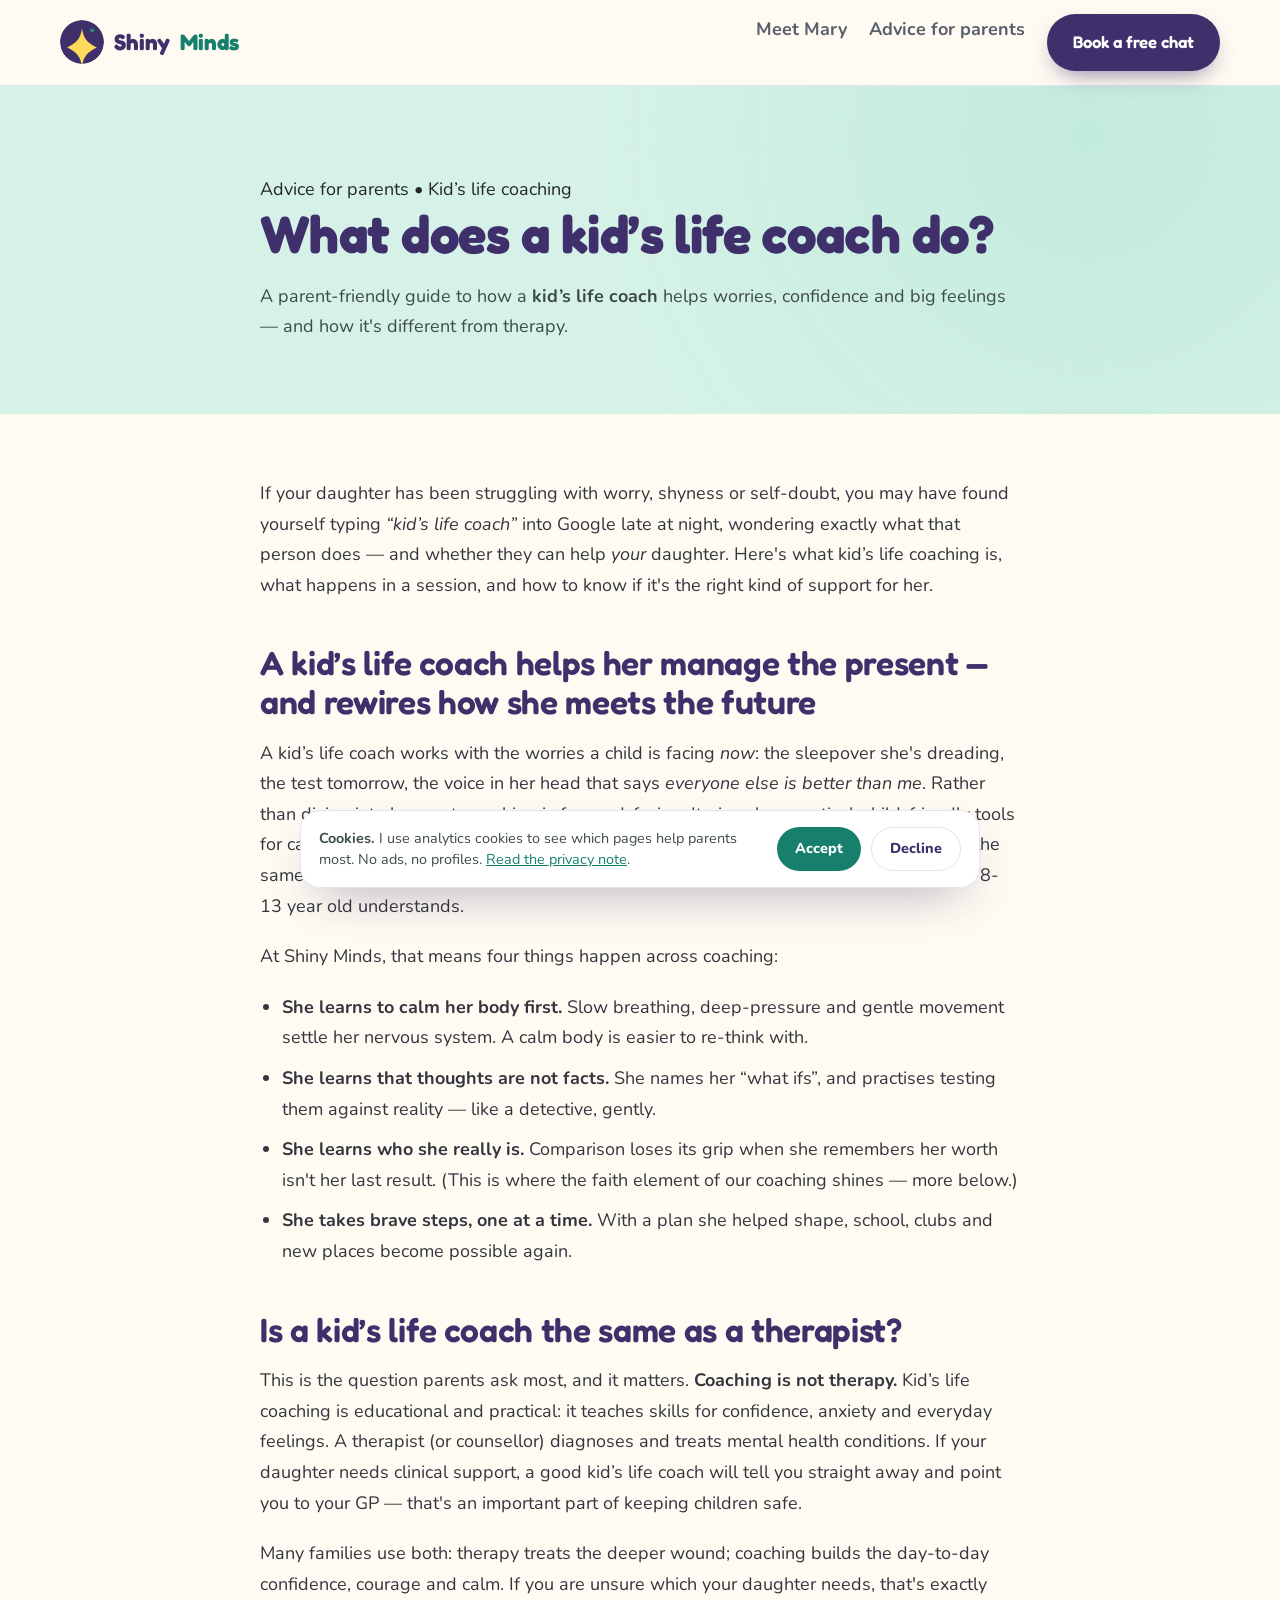
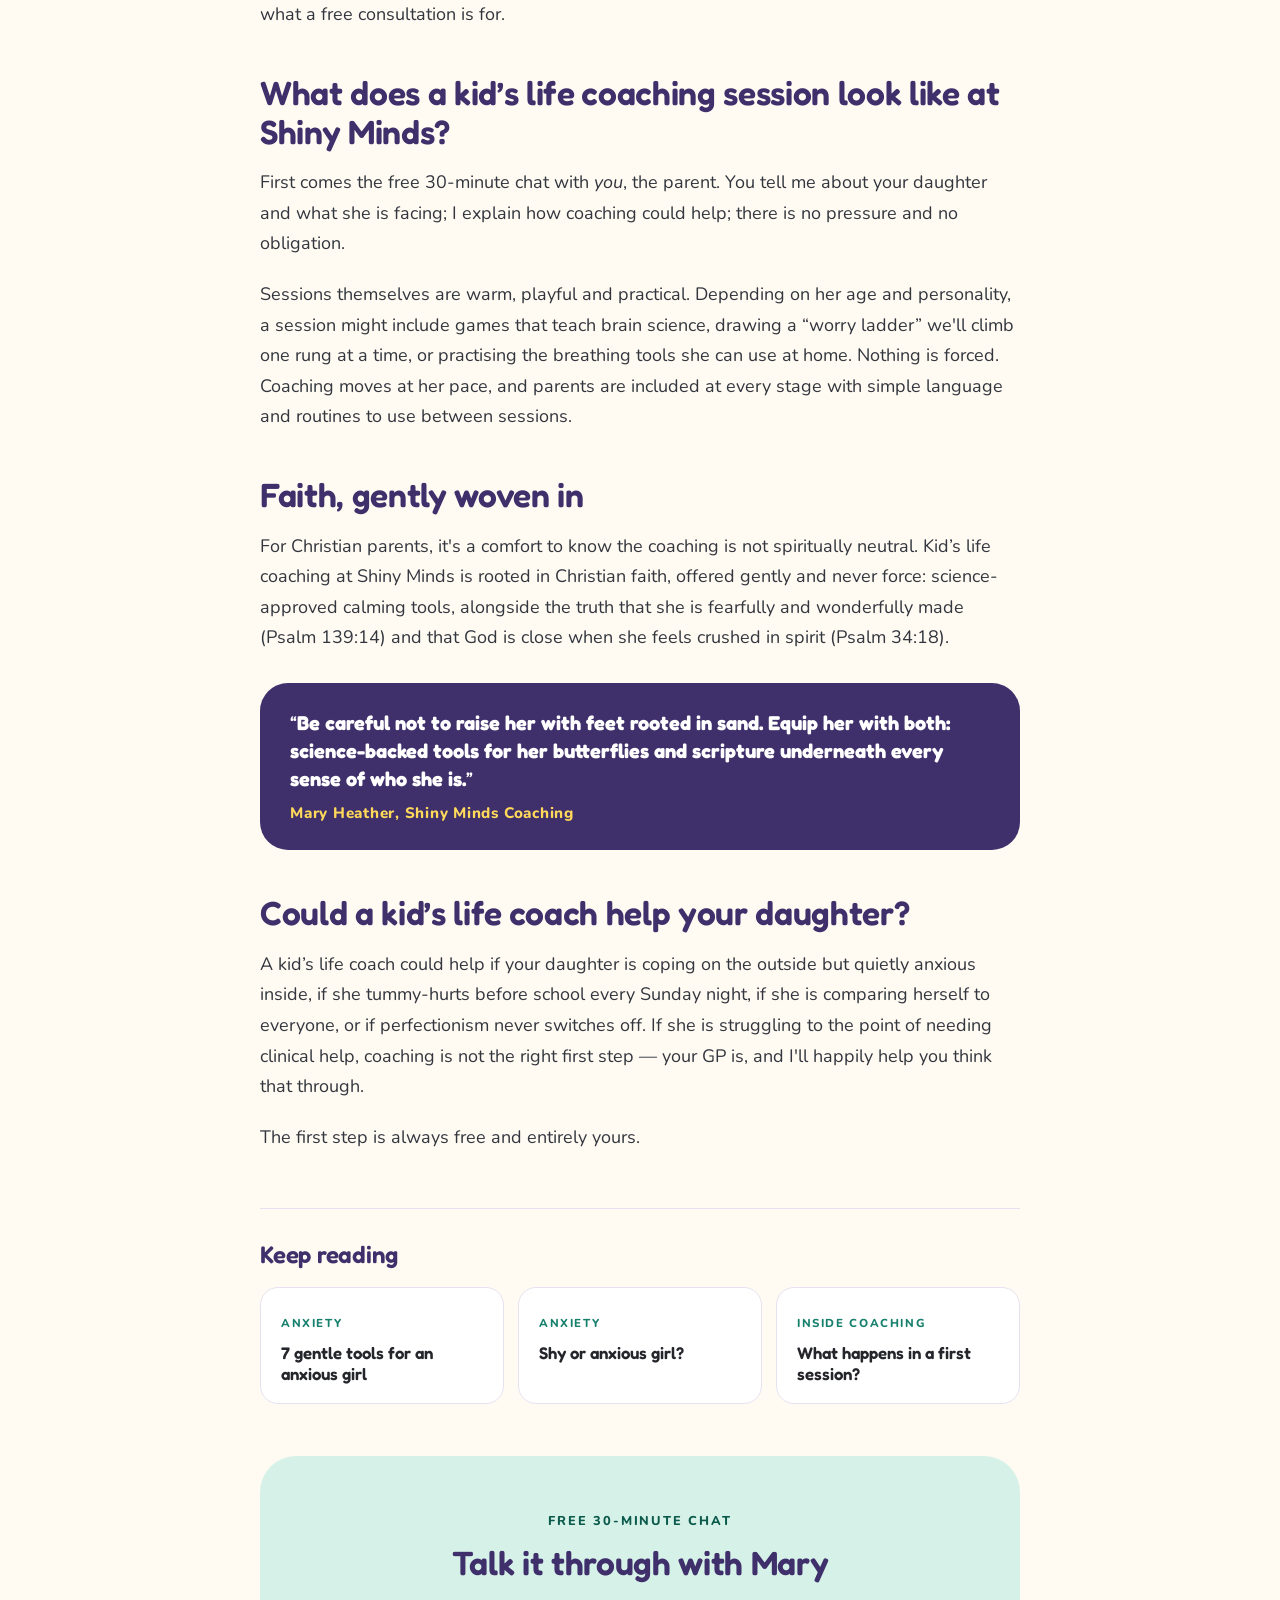
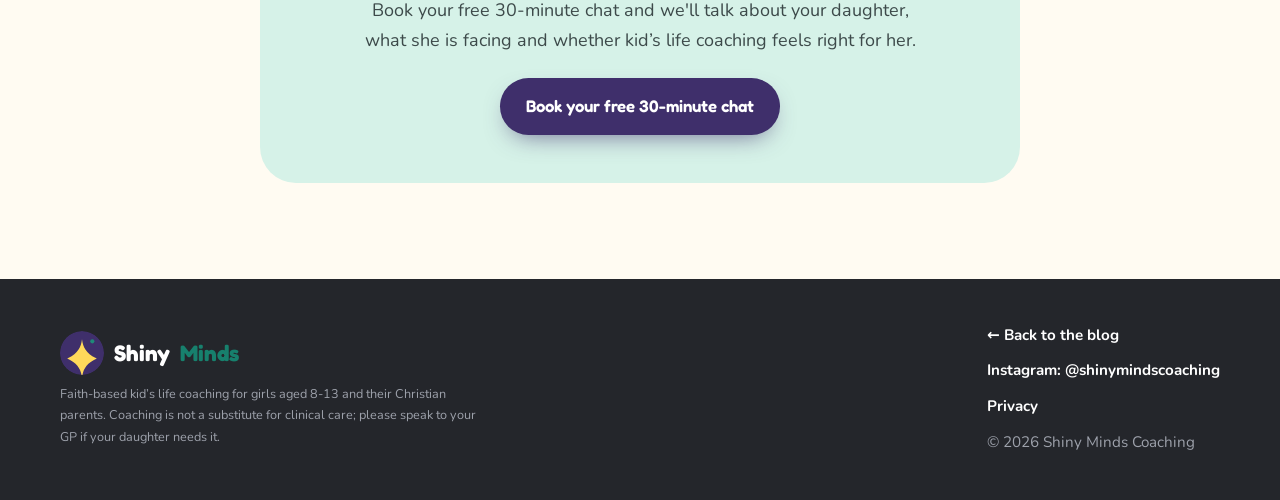
<file: blog/kids-life-coach.html>
<!doctype html>
<html lang="en-GB">
<head>
<meta charset="utf-8">
<meta name="viewport" content="width=device-width, initial-scale=1">
<title>What Does a Kid's Life Coach Do? | Shiny Minds</title>
<meta name="description" content="What does a kid's life coach do? A parent-friendly guide to kid's life coaching: how it differs from therapy and what a session looks like.">
<link rel="canonical" href="https://shinymindscoaching.com/blog/kids-life-coach.html">
<meta name="robots" content="index, follow">
<meta name="theme-color" content="#3F2F6B">
<link rel="icon" href="../images/shinyminds.svg">
<link rel="apple-touch-icon" sizes="180x180" href="../images/apple-touch-icon.png">
<meta property="og:type" content="article">
<meta property="og:title" content="What Does a Kid's Life Coach Do? A Parent's Guide">
<meta property="og:description" content="A parent-friendly guide to kid's life coaching: how it differs from therapy and what a session looks like.">
<meta property="og:url" content="https://shinymindscoaching.com/blog/kids-life-coach.html">
<meta property="og:image" content="https://shinymindscoaching.com/images/mary-portrait.webp">
<meta name="twitter:card" content="summary_large_image">
<meta name="twitter:title" content="What Does a Kid's Life Coach Do? A Parent's Guide">
<meta name="twitter:description" content="A parent-friendly guide to kid's life coaching: how it differs from therapy and what a session looks like.">
<meta name="twitter:image" content="https://shinymindscoaching.com/images/mary-portrait.webp">
<link rel="preconnect" href="https://fonts.googleapis.com">
<link rel="preconnect" href="https://fonts.gstatic.com" crossorigin>
<link href="https://fonts.googleapis.com/css2?family=Fredoka:wght@500;600;700&family=Nunito:ital,wght@0,400;0,600;0,700;0,800;1,600&display=swap" rel="stylesheet">
<link rel="stylesheet" href="style.css?v=20261116">
<script type="application/ld+json">
{
  "@context": "https://schema.org",
  "@type": "Article",
  "headline": "What does a kid's life coach do? A parent-friendly guide",
  "description": "A gentle guide to kid's life coaching: what it is, how it differs from therapy, and what sessions look like.",
  "datePublished": "2026-11-05",
  "dateModified": "2026-11-05",
  "author": {"@type": "Person", "name": "Mary Heather", "url": "https://shinymindscoaching.com/"},
  "publisher": {"@type": "Organization", "name": "Shiny Minds Coaching", "logo": {"@type": "ImageObject", "url": "https://shinymindscoaching.com/images/shinyminds.svg"}}
}
</script>
<script type="application/ld+json">
{
  "@context": "https://schema.org",
  "@type": "BreadcrumbList",
  "itemListElement": [
    {
      "@type": "ListItem",
      "position": 1,
      "name": "Home",
      "item": "https://shinymindscoaching.com/"
    },
    {
      "@type": "ListItem",
      "position": 2,
      "name": "Blog",
      "item": "https://shinymindscoaching.com/blog/"
    },
    {
      "@type": "ListItem",
      "position": 3,
      "name": "What does a kid's life coach do?",
      "item": "https://shinymindscoaching.com/blog/kids-life-coach.html"
    }
  ]
}
</script>
<script src="/analytics.js"></script>
<script async src="https://www.googletagmanager.com/gtag/js?id=G-M0JJ4X9EP7"></script>
</head>
<body>
<header>
  <div class="nav">
    <a class="logo" href="/"><img src="../images/shinyminds.svg" alt="Shiny Minds Coaching" width="44" height="44">Shiny <span>Minds</span></a>
    <nav class="top-links" aria-label="Main">
      <a href="/#about">Meet Mary</a>
      <a href="/blog/">Advice for parents</a>
      <a class="btn" href="https://calendly.com/mramail_82/30min" target="_blank" rel="noopener">Book a free chat</a>
    </nav>
  </div>
</header>

<main>
  <section class="hero-post">
    <div class="wrap">
      <p class="meta">Advice for parents &bull; Kid&rsquo;s life coaching</p>
      <h1>What does a kid&rsquo;s life coach do?</h1>
      <p class="lead" style="color:#3D4A4A;margin-top:16px">A parent-friendly guide to how a <strong>kid&rsquo;s life coach</strong> helps worries, confidence and big feelings &mdash; and how it's different from therapy.</p>
    </div>
  </section>

  <article class="article">
    <p>If your daughter has been struggling with worry, shyness or self-doubt, you may have found yourself typing <em>&ldquo;kid&rsquo;s life coach&rdquo;</em> into Google late at night, wondering exactly what that person does &mdash; and whether they can help <em>your</em> daughter. Here's what kid&rsquo;s life coaching is, what happens in a session, and how to know if it's the right kind of support for her.</p>

    <h2>A kid&rsquo;s life coach helps her manage the present &mdash; and rewires how she meets the future</h2>
    <p>A kid&rsquo;s life coach works with the worries a child is facing <em>now</em>: the sleepover she's dreading, the test tomorrow, the voice in her head that says <em>everyone else is better than me</em>. Rather than diving into her past, coaching is forward-facing. It gives her practical, child-friendly tools for calming her body, questioning her worried thoughts and taking small brave steps &mdash; the same kinds of skills an adult might learn from a life coach, translated into a language an 8-13 year old understands.</p>
    <p>At Shiny Minds, that means four things happen across coaching:</p>
    <ul>
      <li><strong>She learns to calm her body first.</strong> Slow breathing, deep-pressure and gentle movement settle her nervous system. A calm body is easier to re-think with.</li>
      <li><strong>She learns that thoughts are not facts.</strong> She names her &ldquo;what ifs&rdquo;, and practises testing them against reality &mdash; like a detective, gently.</li>
      <li><strong>She learns who she really is.</strong> Comparison loses its grip when she remembers her worth isn't her last result. (This is where the faith element of our coaching shines &mdash; more below.)</li>
      <li><strong>She takes brave steps, one at a time.</strong> With a plan she helped shape, school, clubs and new places become possible again.</li>
    </ul>

    <h2>Is a kid&rsquo;s life coach the same as a therapist?</h2>
    <p>This is the question parents ask most, and it matters. <strong>Coaching is not therapy.</strong> Kid&rsquo;s life coaching is educational and practical: it teaches skills for confidence, anxiety and everyday feelings. A therapist (or counsellor) diagnoses and treats mental health conditions. If your daughter needs clinical support, a good kid&rsquo;s life coach will tell you straight away and point you to your GP &mdash; that's an important part of keeping children safe.</p>
    <p>Many families use both: therapy treats the deeper wound; coaching builds the day-to-day confidence, courage and calm. If you are unsure which your daughter needs, that's exactly what a free consultation is for.</p>

    <h2>What does a kid&rsquo;s life coaching session look like at Shiny Minds?</h2>
    <p>First comes the free 30-minute chat with <em>you</em>, the parent. You tell me about your daughter and what she is facing; I explain how coaching could help; there is no pressure and no obligation.</p>
    <p>Sessions themselves are warm, playful and practical. Depending on her age and personality, a session might include games that teach brain science, drawing a &ldquo;worry ladder&rdquo; we'll climb one rung at a time, or practising the breathing tools she can use at home. Nothing is forced. Coaching moves at her pace, and parents are included at every stage with simple language and routines to use between sessions.</p>

    <h2>Faith, gently woven in</h2>
    <p>For Christian parents, it's a comfort to know the coaching is not spiritually neutral. Kid&rsquo;s life coaching at Shiny Minds is rooted in Christian faith, offered gently and never force: science-approved calming tools, alongside the truth that she is fearfully and wonderfully made (Psalm 139:14) and that God is close when she feels crushed in spirit (Psalm 34:18).</p>
    <blockquote>&ldquo;<strong>Be careful not to raise her with feet rooted in sand. Equip her with both: science-backed tools for her butterflies and scripture underneath every sense of who she is.</strong>&rdquo;<cite>Mary Heather, Shiny Minds Coaching</cite></blockquote>

    <h2>Could a kid&rsquo;s life coach help your daughter?</h2>
    <p>A kid&rsquo;s life coach could help if your daughter is coping on the outside but quietly anxious inside, if she tummy-hurts before school every Sunday night, if she is comparing herself to everyone, or if perfectionism never switches off. If she is struggling to the point of needing clinical help, coaching is not the right first step &mdash; your GP is, and I'll happily help you think that through.</p>
    <p>The first step is always free and entirely yours.</p>

    <aside class="related" aria-label="Keep reading">
      <h2>Keep reading</h2>
      <div class="related-grid">
        <a class="related-card" href="anxious-girl.html"><span class="eyebrow">Anxiety</span><strong>7 gentle tools for an anxious girl</strong></a>
        <a class="related-card" href="shy-or-anxious.html"><span class="eyebrow">Anxiety</span><strong>Shy or anxious girl?</strong></a>
              <a class="related-card" href="first-session.html"><span class="eyebrow">Inside coaching</span><strong>What happens in a first session?</strong></a>
</div>
    </aside>

    <div class="card-cta">
      <span class="eyebrow">Free 30-minute chat</span>
      <h2>Talk it through with Mary</h2>
      <p>Book your free 30-minute chat and we'll talk about your daughter, what she is facing and whether kid&rsquo;s life coaching feels right for her.</p>
      <a class="btn" href="https://calendly.com/mramail_82/30min" target="_blank" rel="noopener">Book your free 30-minute chat</a>
    </div>
  </article>
</main>

<footer>
  <div class="foot">
    <div>
      <a class="logo" href="/"><img src="../images/shinyminds.svg" alt="Shiny Minds Coaching" width="44" height="44">Shiny <span>Minds</span></a>
      <small>Faith-based kid&rsquo;s life coaching for girls aged 8-13 and their Christian parents. Coaching is not a substitute for clinical care; please speak to your GP if your daughter needs it.</small>
    </div>
    <div style="display:grid;gap:10px;justify-items:start">
      <a href="/blog/">&larr; Back to the blog</a>
      <a href="https://www.instagram.com/shinymindscoaching/" target="_blank" rel="noopener">Instagram: @shinymindscoaching</a>
      <a href="/privacy.html">Privacy</a>
      <span style="color:#9DA1AB">&copy; 2026 Shiny Minds Coaching</span>
    </div>
  </div>
</footer>

<div class="cookie" id="sm-cookie" role="dialog" aria-labelledby="sm-cookie-title" hidden>
  <p id="sm-cookie-title"><strong>Cookies.</strong> I use analytics cookies to see which pages help parents most. No ads, no profiles. <a href="/privacy.html">Read the privacy note</a>.</p>
  <div class="cookie-actions">
    <button type="button" class="cookie-btn" data-consent="yes">Accept</button>
    <button type="button" class="cookie-btn cookie-btn-ghost" data-consent="no">Decline</button>
  </div>
</div>
</body>
</html>
</file>
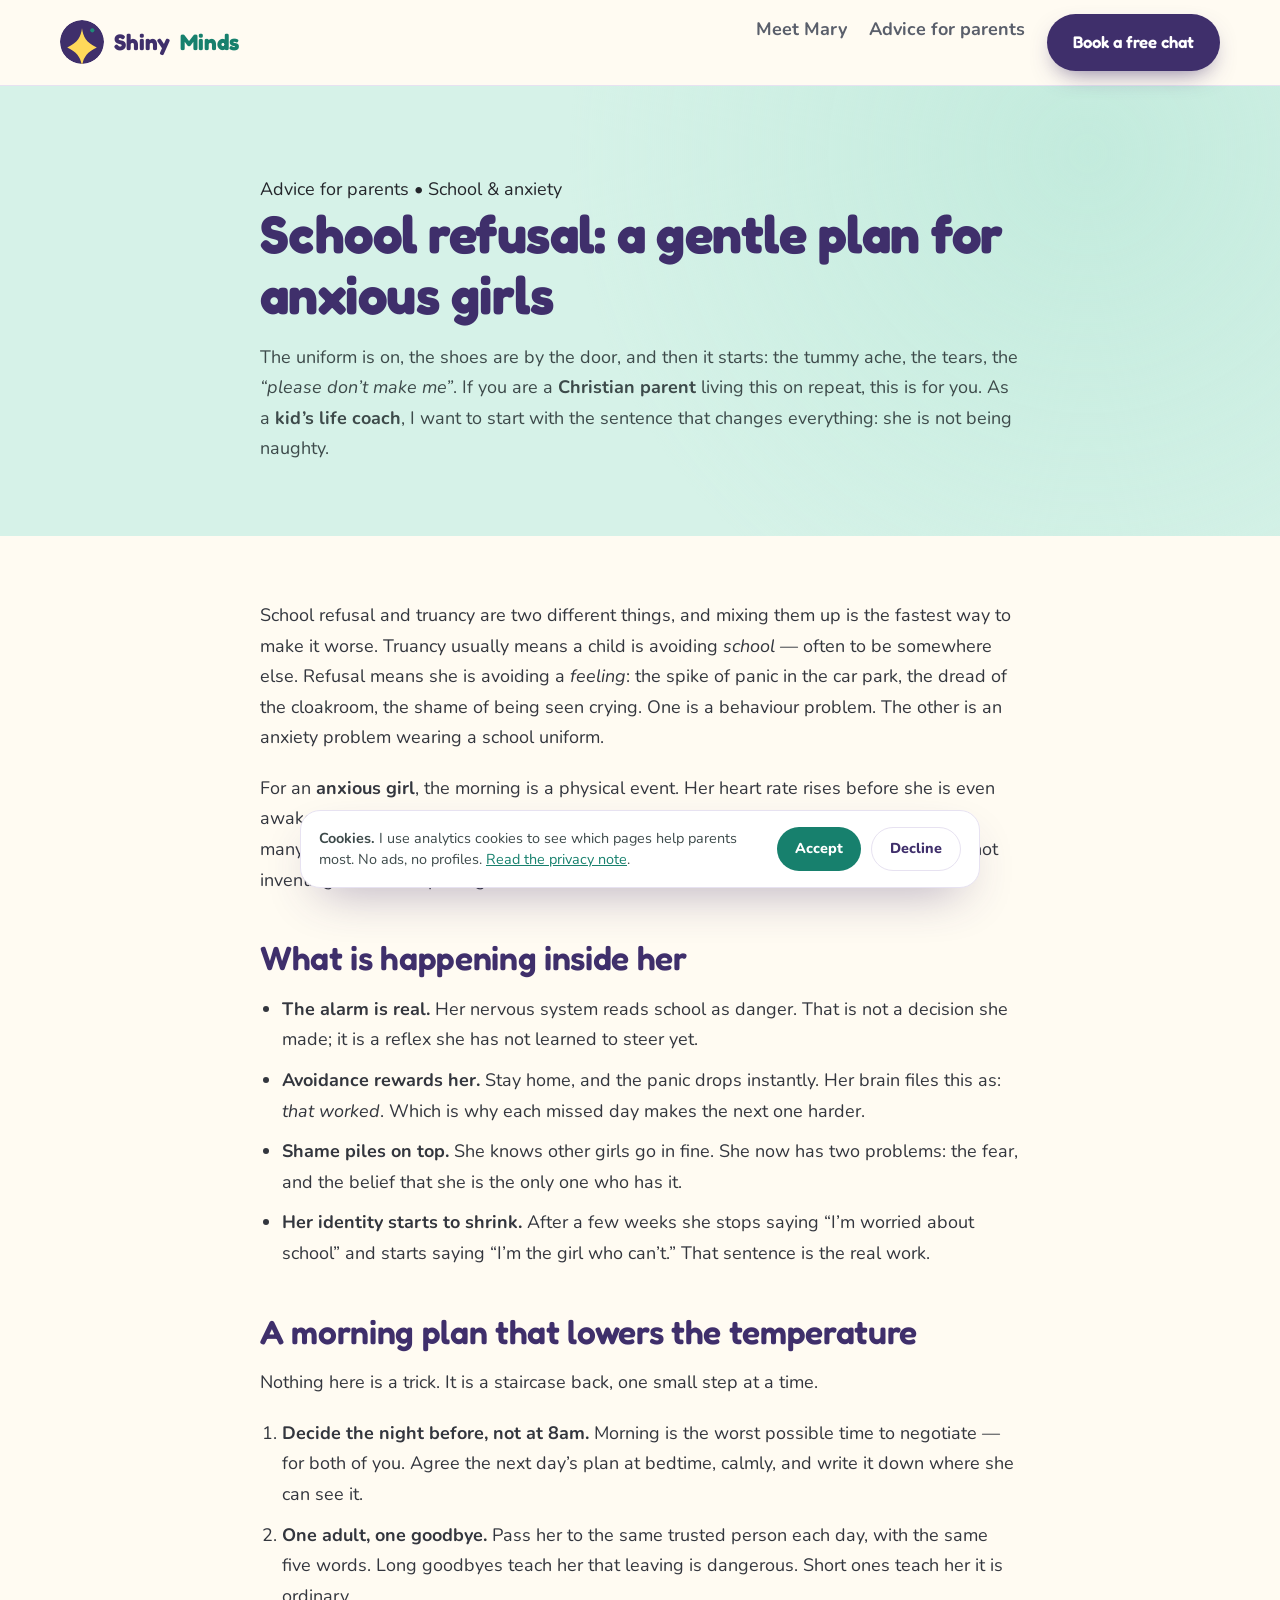
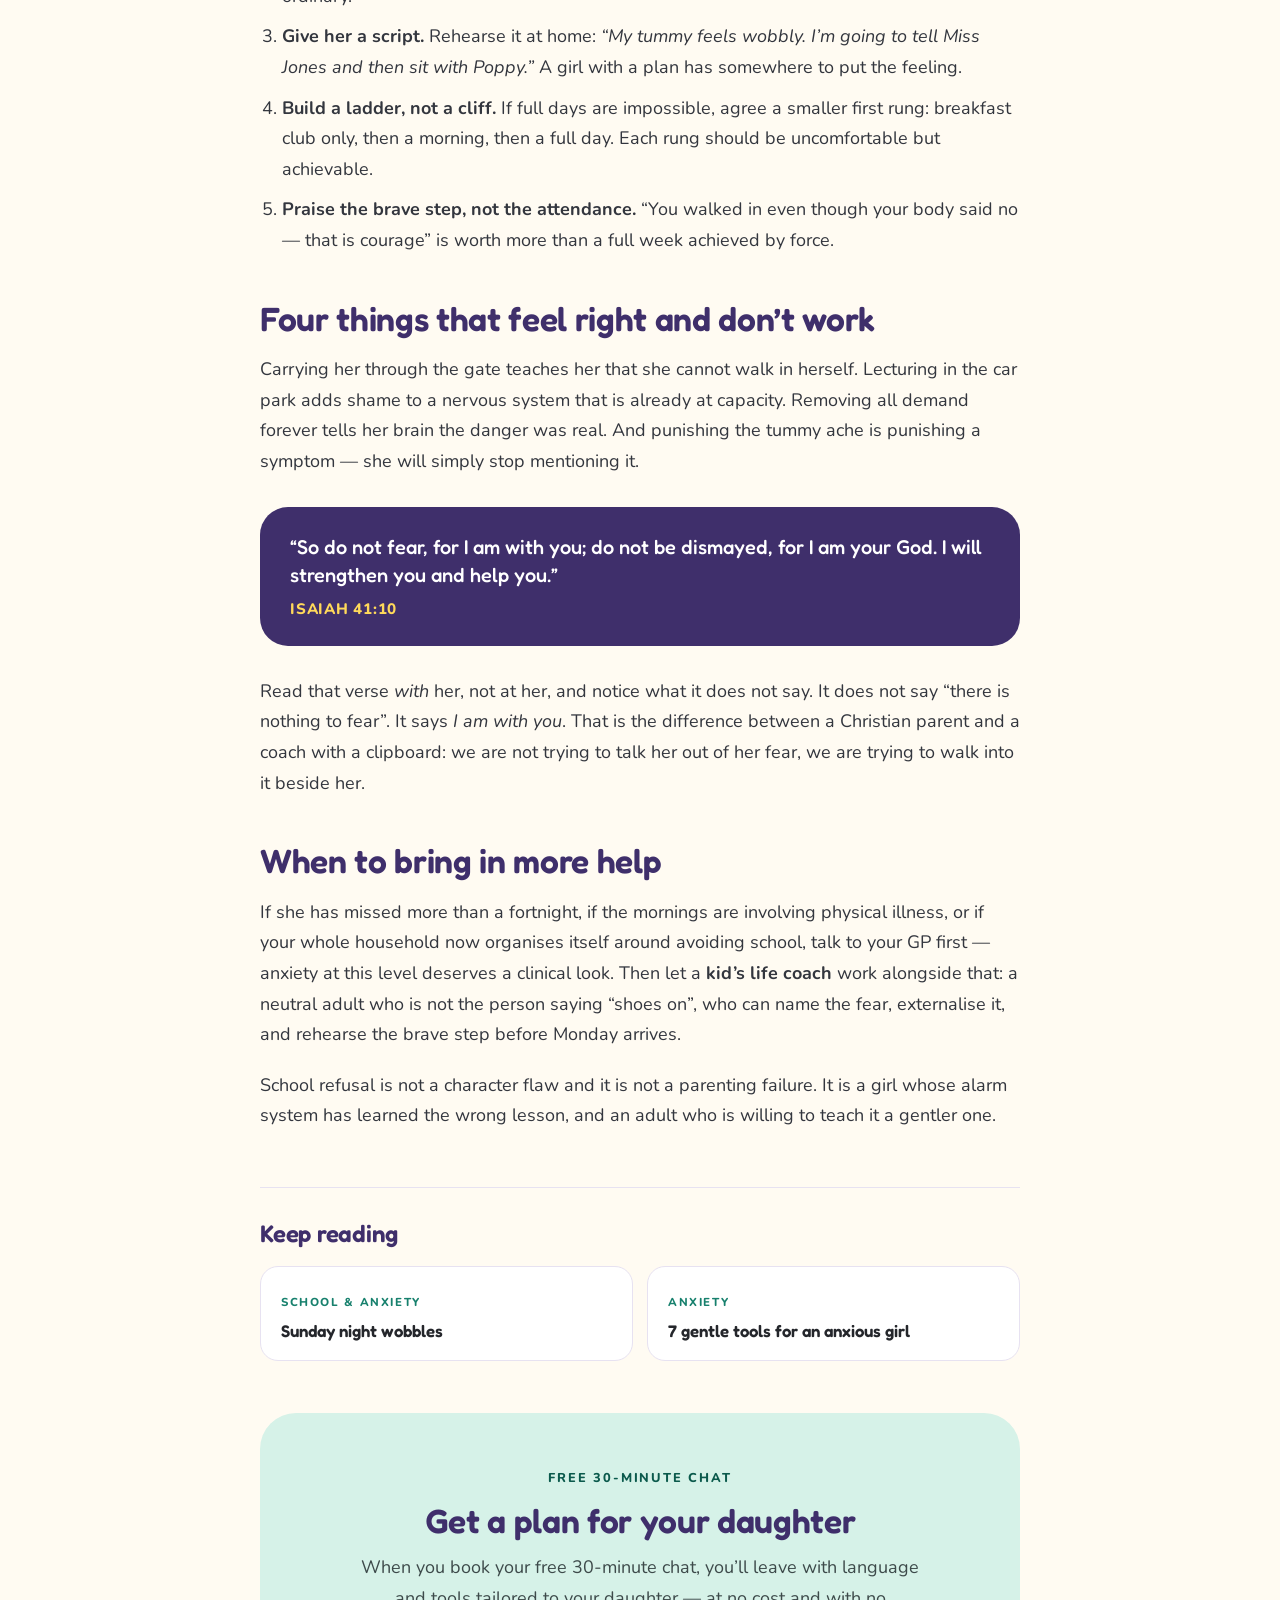
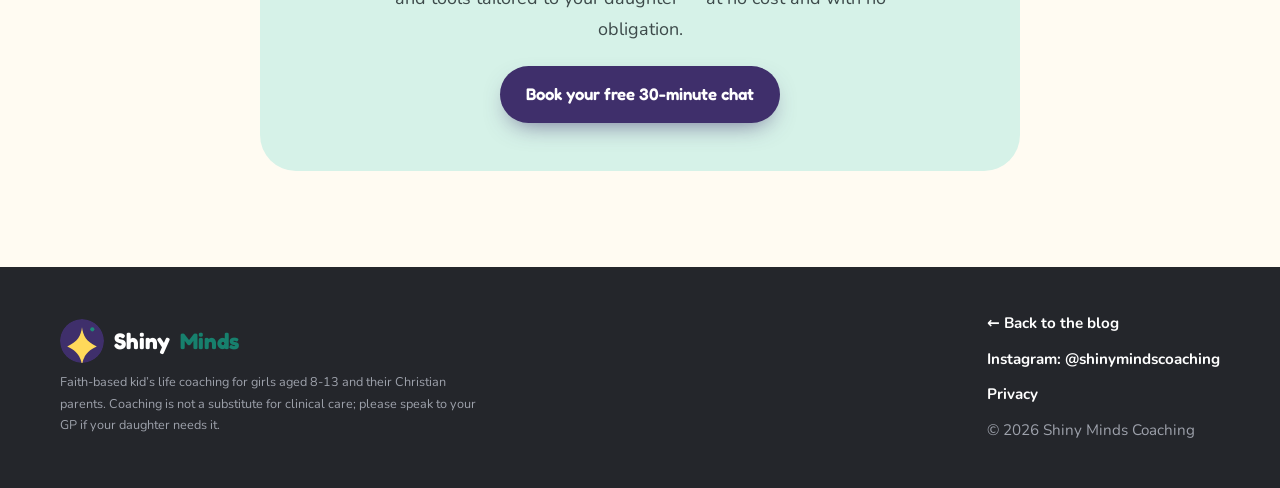
<file: blog/school-refusal.html>
<!doctype html>
<html lang="en-GB">
<head>
<meta charset="utf-8">
<meta name="viewport" content="width=device-width, initial-scale=1">
<title>School Refusal: A Gentle Plan for Anxious Girls</title>
<meta name="description" content="School refusal isn't naughtiness. A kid's life coach explains what's really happening and gives Christian parents a gentle, step-by-step morning plan.">
<link rel="canonical" href="https://shinymindscoaching.com/blog/school-refusal.html">
<meta name="robots" content="index, follow">
<meta name="theme-color" content="#3F2F6B">
<link rel="icon" href="../images/shinyminds.svg">
<link rel="apple-touch-icon" sizes="180x180" href="../images/apple-touch-icon.png">
<meta property="og:type" content="article">
<meta property="og:title" content="School Refusal: A Gentle Plan for Anxious Girls">
<meta property="og:description" content="What's really happening when your daughter won't go to school, and a gentle morning plan for Christian parents.">
<meta property="og:url" content="https://shinymindscoaching.com/blog/school-refusal.html">
<meta property="og:image" content="https://shinymindscoaching.com/images/mary-portrait.webp">
<meta name="twitter:card" content="summary_large_image">
<meta name="twitter:title" content="School Refusal: A Gentle Plan for Anxious Girls">
<meta name="twitter:description" content="What's really happening when your daughter won't go to school, and a gentle morning plan for Christian parents.">
<meta name="twitter:image" content="https://shinymindscoaching.com/images/mary-portrait.webp">
<link rel="preconnect" href="https://fonts.googleapis.com">
<link rel="preconnect" href="https://fonts.gstatic.com" crossorigin>
<link href="https://fonts.googleapis.com/css2?family=Fredoka:wght@500;600;700&family=Nunito:ital,wght@0,400;0,600;0,700;0,800;1,600&display=swap" rel="stylesheet">
<link rel="stylesheet" href="style.css?v=20261116">
<script src="/analytics.js"></script>
<script async src="https://www.googletagmanager.com/gtag/js?id=G-M0JJ4X9EP7"></script>
<script type="application/ld+json">
{
  "@context": "https://schema.org",
  "@type": "Article",
  "headline": "School refusal: a gentle plan for anxious girls",
  "description": "What's really happening when your daughter won't go to school, and a gentle morning plan for Christian parents.",
  "datePublished": "2026-11-14",
  "dateModified": "2026-11-14",
  "author": {"@type": "Person", "name": "Mary Heather", "url": "https://shinymindscoaching.com/"},
  "publisher": {"@type": "Organization", "name": "Shiny Minds Coaching", "logo": {"@type": "ImageObject", "url": "https://shinymindscoaching.com/images/shinyminds.svg"}}
}
</script>
<script type="application/ld+json">
{
  "@context": "https://schema.org",
  "@type": "BreadcrumbList",
  "itemListElement": [
    {"@type": "ListItem", "position": 1, "name": "Home", "item": "https://shinymindscoaching.com/"},
    {"@type": "ListItem", "position": 2, "name": "Blog", "item": "https://shinymindscoaching.com/blog/"},
    {"@type": "ListItem", "position": 3, "name": "School refusal: a gentle plan for anxious girls", "item": "https://shinymindscoaching.com/blog/school-refusal.html"}
  ]
}
</script>
</head>
<body>
<header>
  <div class="nav">
    <a class="logo" href="/"><img src="../images/shinyminds.svg" alt="Shiny Minds Coaching" width="44" height="44">Shiny <span>Minds</span></a>
    <nav class="top-links" aria-label="Main">
      <a href="/#about">Meet Mary</a>
      <a href="/blog/">Advice for parents</a>
      <a class="btn" href="https://calendly.com/mramail_82/30min" target="_blank" rel="noopener">Book a free chat</a>
    </nav>
  </div>
</header>

<main>
  <section class="hero-post">
    <div class="wrap">
      <p class="meta">Advice for parents &bull; School &amp; anxiety</p>
      <h1>School refusal: a gentle plan for anxious girls</h1>
      <p class="lead" style="color:#3D4A4A;margin-top:16px">The uniform is on, the shoes are by the door, and then it starts: the tummy ache, the tears, the <em>&ldquo;please don&rsquo;t make me&rdquo;</em>. If you are a <strong>Christian parent</strong> living this on repeat, this is for you. As a <strong>kid&rsquo;s life coach</strong>, I want to start with the sentence that changes everything: she is not being naughty.</p>
    </div>
  </section>

  <article class="article">
    <p>School refusal and truancy are two different things, and mixing them up is the fastest way to make it worse. Truancy usually means a child is avoiding <em>school</em> &mdash; often to be somewhere else. Refusal means she is avoiding a <em>feeling</em>: the spike of panic in the car park, the dread of the cloakroom, the shame of being seen crying. One is a behaviour problem. The other is an anxiety problem wearing a school uniform.</p>

    <p>For an <strong>anxious girl</strong>, the morning is a physical event. Her heart rate rises before she is even awake properly. Her stomach genuinely hurts &mdash; anxiety lives in the gut, which is why so many of these girls are checked for tummy bugs before anyone checks for worry. She is not inventing it. She is reporting it.</p>

    <h2>What is happening inside her</h2>
    <ul>
      <li><strong>The alarm is real.</strong> Her nervous system reads school as danger. That is not a decision she made; it is a reflex she has not learned to steer yet.</li>
      <li><strong>Avoidance rewards her.</strong> Stay home, and the panic drops instantly. Her brain files this as: <em>that worked</em>. Which is why each missed day makes the next one harder.</li>
      <li><strong>Shame piles on top.</strong> She knows other girls go in fine. She now has two problems: the fear, and the belief that she is the only one who has it.</li>
      <li><strong>Her identity starts to shrink.</strong> After a few weeks she stops saying &ldquo;I&rsquo;m worried about school&rdquo; and starts saying &ldquo;I&rsquo;m the girl who can&rsquo;t.&rdquo; That sentence is the real work.</li>
    </ul>

    <h2>A morning plan that lowers the temperature</h2>
    <p>Nothing here is a trick. It is a staircase back, one small step at a time.</p>
    <ol>
      <li><strong>Decide the night before, not at 8am.</strong> Morning is the worst possible time to negotiate &mdash; for both of you. Agree the next day&rsquo;s plan at bedtime, calmly, and write it down where she can see it.</li>
      <li><strong>One adult, one goodbye.</strong> Pass her to the same trusted person each day, with the same five words. Long goodbyes teach her that leaving is dangerous. Short ones teach her it is ordinary.</li>
      <li><strong>Give her a script.</strong> Rehearse it at home: <em>&ldquo;My tummy feels wobbly. I&rsquo;m going to tell Miss Jones and then sit with Poppy.&rdquo;</em> A girl with a plan has somewhere to put the feeling.</li>
      <li><strong>Build a ladder, not a cliff.</strong> If full days are impossible, agree a smaller first rung: breakfast club only, then a morning, then a full day. Each rung should be uncomfortable but achievable.</li>
      <li><strong>Praise the brave step, not the attendance.</strong> &ldquo;You walked in even though your body said no &mdash; that is courage&rdquo; is worth more than a full week achieved by force.</li>
    </ol>

    <h2>Four things that feel right and don&rsquo;t work</h2>
    <p>Carrying her through the gate teaches her that she cannot walk in herself. Lecturing in the car park adds shame to a nervous system that is already at capacity. Removing all demand forever tells her brain the danger was real. And punishing the tummy ache is punishing a symptom &mdash; she will simply stop mentioning it.</p>

    <blockquote>&ldquo;So do not fear, for I am with you; do not be dismayed, for I am your God. I will strengthen you and help you.&rdquo;<cite>ISAIAH 41:10</cite></blockquote>

    <p>Read that verse <em>with</em> her, not at her, and notice what it does not say. It does not say &ldquo;there is nothing to fear&rdquo;. It says <em>I am with you</em>. That is the difference between a Christian parent and a coach with a clipboard: we are not trying to talk her out of her fear, we are trying to walk into it beside her.</p>

    <h2>When to bring in more help</h2>
    <p>If she has missed more than a fortnight, if the mornings are involving physical illness, or if your whole household now organises itself around avoiding school, talk to your GP first &mdash; anxiety at this level deserves a clinical look. Then let a <strong>kid&rsquo;s life coach</strong> work alongside that: a neutral adult who is not the person saying &ldquo;shoes on&rdquo;, who can name the fear, externalise it, and rehearse the brave step before Monday arrives.</p>

    <p>School refusal is not a character flaw and it is not a parenting failure. It is a girl whose alarm system has learned the wrong lesson, and an adult who is willing to teach it a gentler one.</p>

    <aside class="related" aria-label="Keep reading">
      <h2>Keep reading</h2>
      <div class="related-grid">
        <a class="related-card" href="sunday-night-wobbles.html"><span class="eyebrow">School & anxiety</span><strong>Sunday night wobbles</strong></a>
        <a class="related-card" href="anxious-girl.html"><span class="eyebrow">Anxiety</span><strong>7 gentle tools for an anxious girl</strong></a>
      </div>
    </aside>

    <div class="card-cta">
      <span class="eyebrow">Free 30-minute chat</span>
      <h2>Get a plan for your daughter</h2>
      <p>When you book your free 30-minute chat, you&rsquo;ll leave with language and tools tailored to your daughter &mdash; at no cost and with no obligation.</p>
      <a class="btn" href="https://calendly.com/mramail_82/30min" target="_blank" rel="noopener">Book your free 30-minute chat</a>
    </div>
  </article>
</main>

<footer>
  <div class="foot">
    <div>
      <a class="logo" href="/"><img src="../images/shinyminds.svg" alt="Shiny Minds Coaching" width="44" height="44">Shiny <span>Minds</span></a>
      <small>Faith-based kid&rsquo;s life coaching for girls aged 8-13 and their Christian parents. Coaching is not a substitute for clinical care; please speak to your GP if your daughter needs it.</small>
    </div>
    <div style="display:grid;gap:10px;justify-items:start">
      <a href="/blog/">&larr; Back to the blog</a>
      <a href="https://www.instagram.com/shinymindscoaching/" target="_blank" rel="noopener">Instagram: @shinymindscoaching</a>
      <a href="/privacy.html">Privacy</a>
      <span style="color:#9DA1AB">&copy; 2026 Shiny Minds Coaching</span>
    </div>
  </div>
</footer>

<div class="cookie" id="sm-cookie" role="dialog" aria-labelledby="sm-cookie-title" hidden>
  <p id="sm-cookie-title"><strong>Cookies.</strong> I use analytics cookies to see which pages help parents most. No ads, no profiles. <a href="/privacy.html">Read the privacy note</a>.</p>
  <div class="cookie-actions">
    <button type="button" class="cookie-btn" data-consent="yes">Accept</button>
    <button type="button" class="cookie-btn cookie-btn-ghost" data-consent="no">Decline</button>
  </div>
</div>
</body>
</html>
</file>
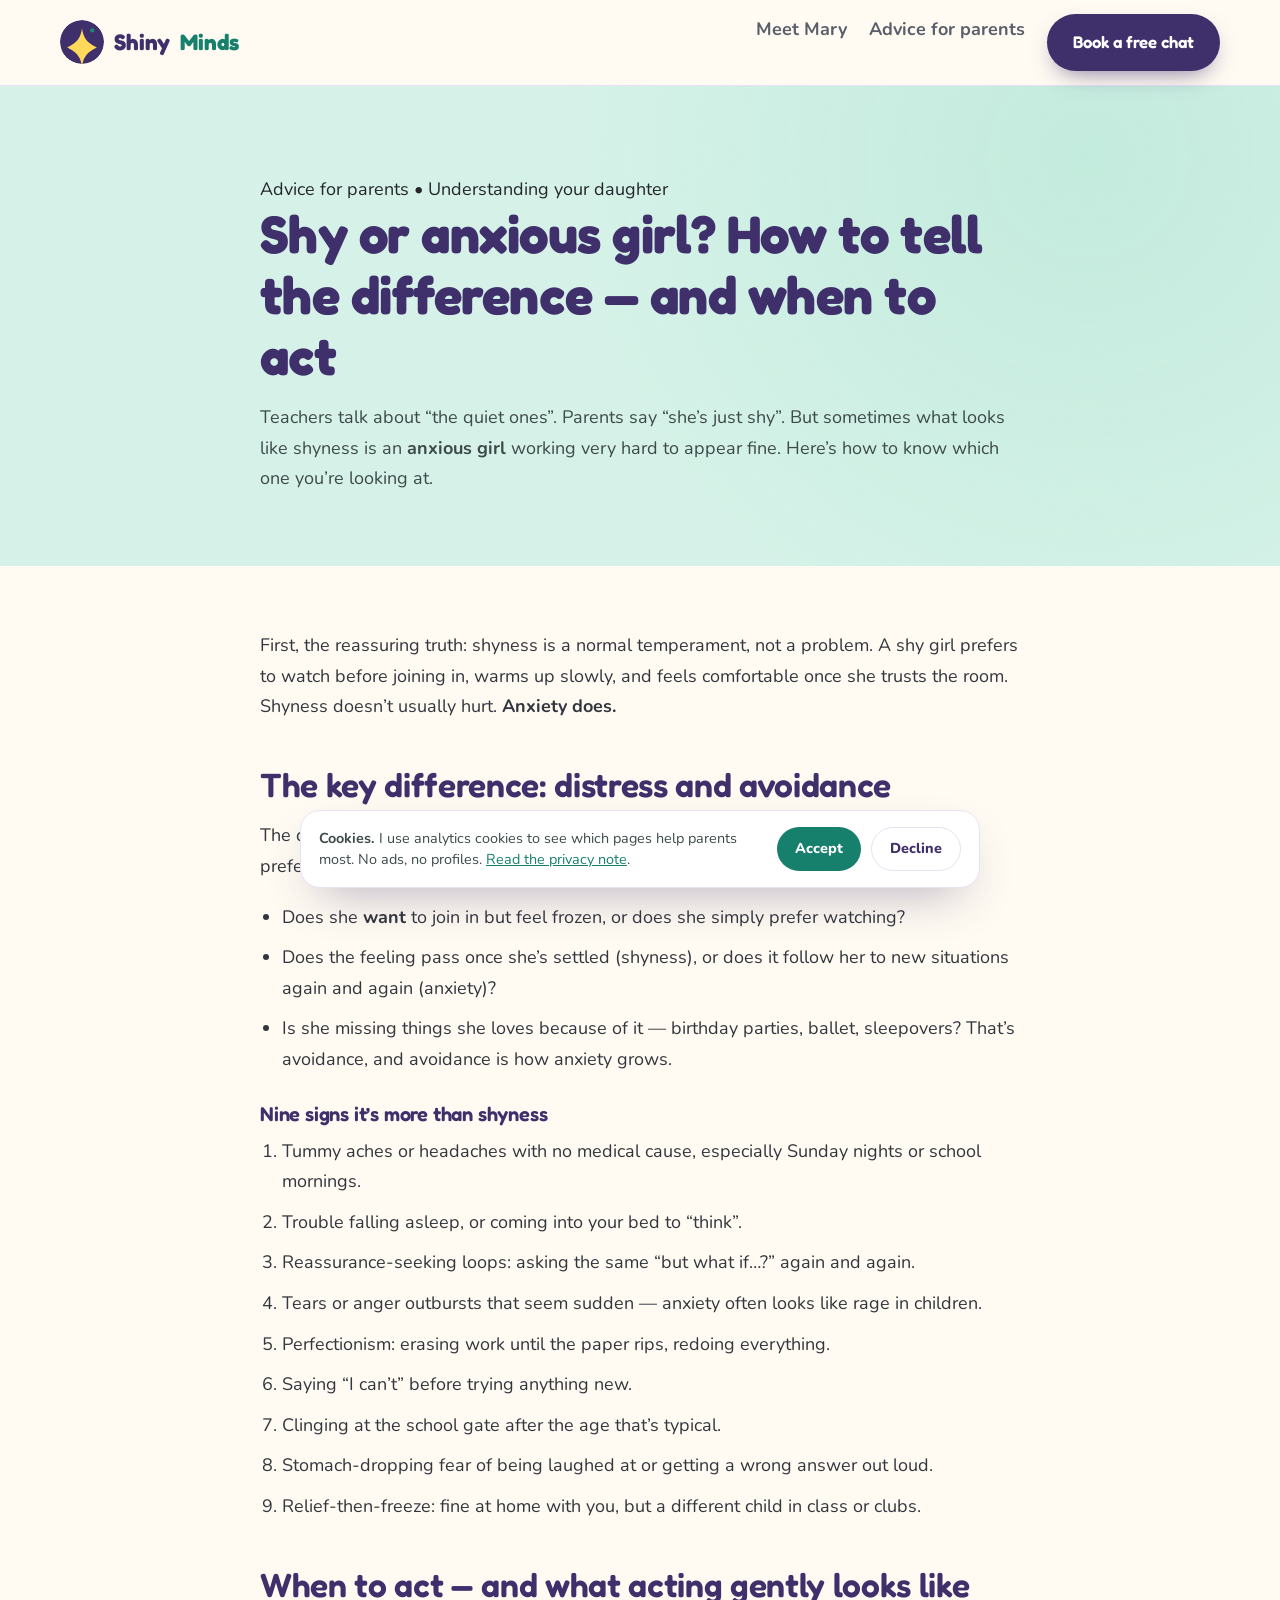
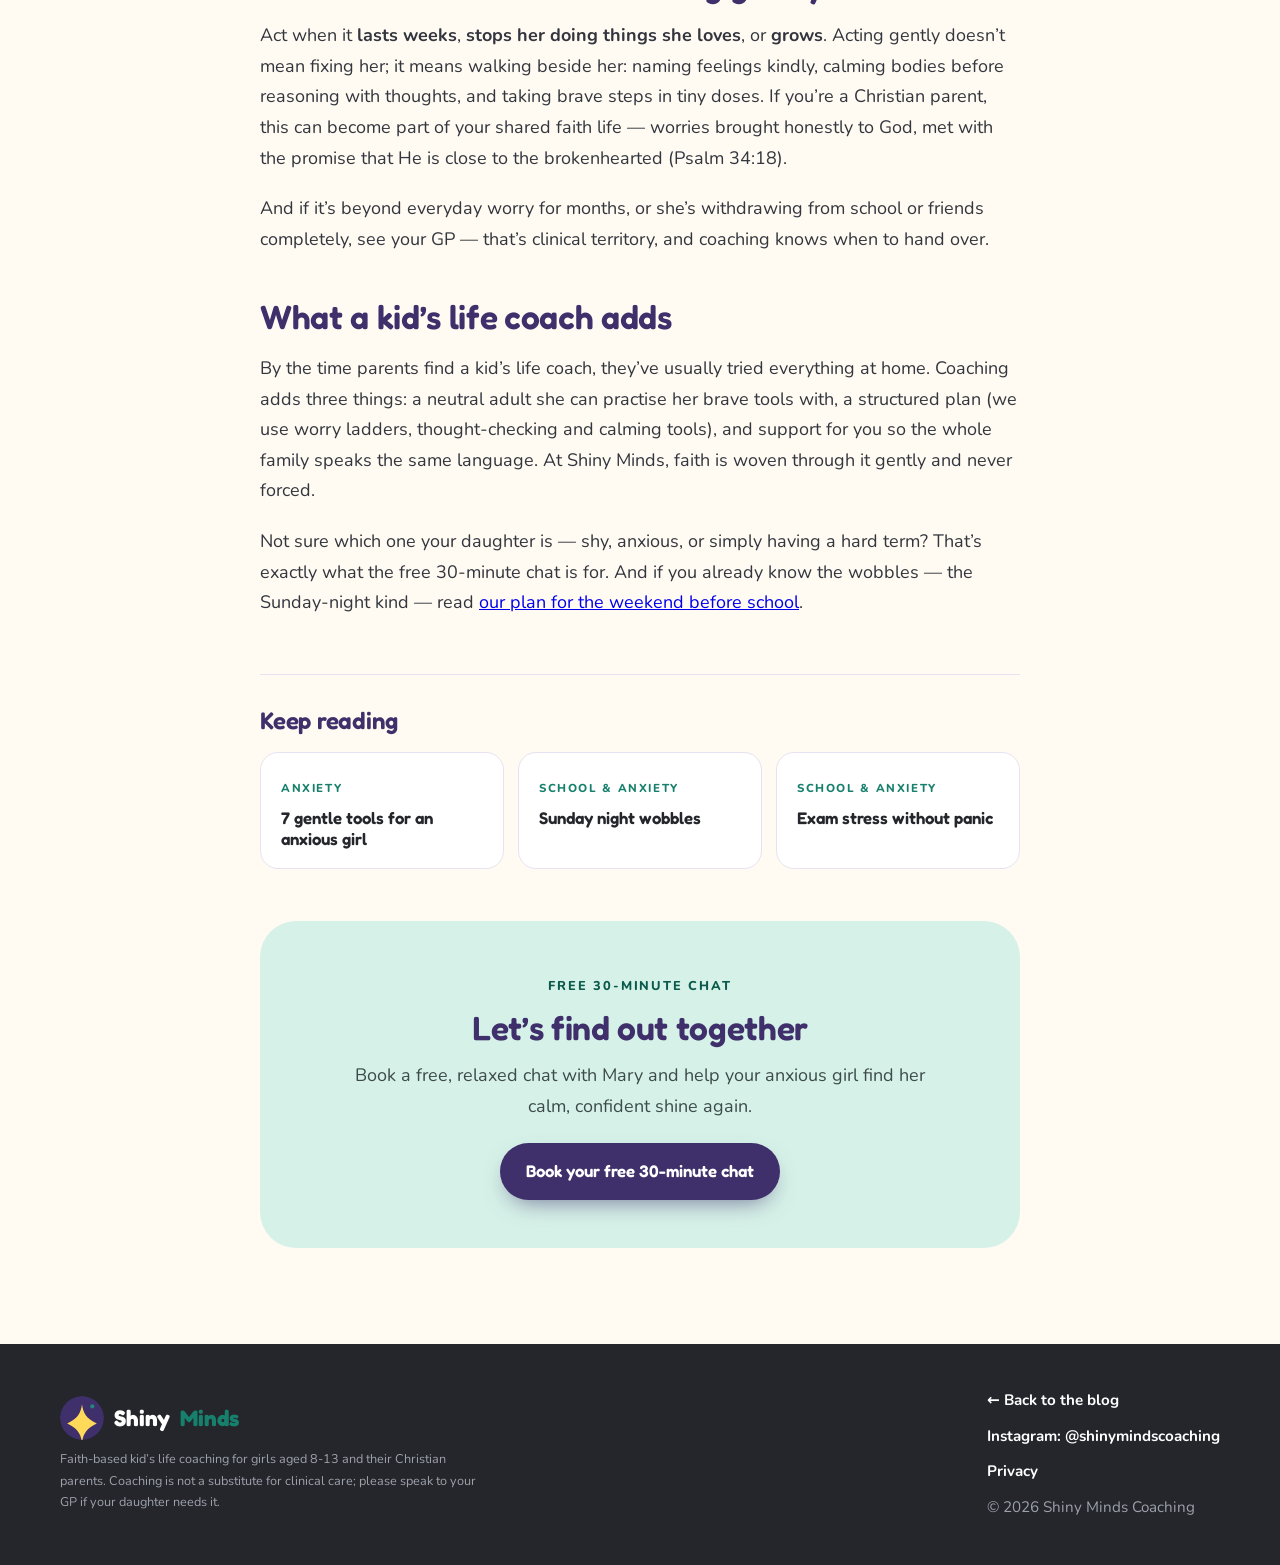
<file: blog/shy-or-anxious.html>
<!doctype html>
<html lang="en-GB">
<head>
<meta charset="utf-8">
<meta name="viewport" content="width=device-width, initial-scale=1">
<title>Shy or Anxious Girl? The Real Difference | Shiny Minds</title>
<meta name="description" content="Is your daughter shy or anxious? Learn the real difference, the 9 signs parents miss, and when kid's life coaching makes sense.">
<link rel="canonical" href="https://shinymindscoaching.com/blog/shy-or-anxious.html">
<meta name="robots" content="index, follow">
<meta name="theme-color" content="#3F2F6B">
<link rel="icon" href="../images/shinyminds.svg">
<link rel="apple-touch-icon" sizes="180x180" href="../images/apple-touch-icon.png">
<meta property="og:type" content="article">
<meta property="og:title" content="Shy or Anxious Girl? How to Tell the Difference">
<meta property="og:description" content="The real difference, the 9 signs parents miss, and when kid's life coaching makes sense.">
<meta property="og:url" content="https://shinymindscoaching.com/blog/shy-or-anxious.html">
<meta property="og:image" content="https://shinymindscoaching.com/images/mary-portrait.webp">
<meta name="twitter:card" content="summary_large_image">
<meta name="twitter:title" content="Shy or Anxious Girl? How to Tell the Difference">
<meta name="twitter:description" content="The real difference, the 9 signs parents miss, and when kid's life coaching makes sense.">
<meta name="twitter:image" content="https://shinymindscoaching.com/images/mary-portrait.webp">
<link rel="preconnect" href="https://fonts.googleapis.com">
<link rel="preconnect" href="https://fonts.gstatic.com" crossorigin>
<link href="https://fonts.googleapis.com/css2?family=Fredoka:wght@500;600;700&family=Nunito:ital,wght@0,400;0,600;0,700;0,800;1,600&display=swap" rel="stylesheet">
<link rel="stylesheet" href="style.css?v=20261116">
<script type="application/ld+json">
{
  "@context": "https://schema.org",
  "@type": "Article",
  "headline": "Shy or anxious girl? How to tell the difference and when to act",
  "description": "The real difference between shyness and anxiety in girls aged 8-13 — and when to act, from a kid's life coach.",
  "datePublished": "2026-11-05",
  "dateModified": "2026-11-05",
  "author": {"@type": "Person", "name": "Mary Heather", "url": "https://shinymindscoaching.com/"},
  "publisher": {"@type": "Organization", "name": "Shiny Minds Coaching", "logo": {"@type": "ImageObject", "url": "https://shinymindscoaching.com/images/shinyminds.svg"}}
}
</script>
<script type="application/ld+json">
{
  "@context": "https://schema.org",
  "@type": "BreadcrumbList",
  "itemListElement": [
    {
      "@type": "ListItem",
      "position": 1,
      "name": "Home",
      "item": "https://shinymindscoaching.com/"
    },
    {
      "@type": "ListItem",
      "position": 2,
      "name": "Blog",
      "item": "https://shinymindscoaching.com/blog/"
    },
    {
      "@type": "ListItem",
      "position": 3,
      "name": "Shy or anxious girl? How to tell the difference",
      "item": "https://shinymindscoaching.com/blog/shy-or-anxious.html"
    }
  ]
}
</script>
<script src="/analytics.js"></script>
<script async src="https://www.googletagmanager.com/gtag/js?id=G-M0JJ4X9EP7"></script>
</head>
<body>
<header>
  <div class="nav">
    <a class="logo" href="/"><img src="../images/shinyminds.svg" alt="Shiny Minds Coaching" width="44" height="44">Shiny <span>Minds</span></a>
    <nav class="top-links" aria-label="Main">
      <a href="/#about">Meet Mary</a>
      <a href="/blog/">Advice for parents</a>
      <a class="btn" href="https://calendly.com/mramail_82/30min" target="_blank" rel="noopener">Book a free chat</a>
    </nav>
  </div>
</header>

<main>
  <section class="hero-post">
    <div class="wrap">
      <p class="meta">Advice for parents &bull; Understanding your daughter</p>
      <h1>Shy or anxious girl? How to tell the difference &mdash; and when to act</h1>
      <p class="lead" style="color:#3D4A4A;margin-top:16px">Teachers talk about &ldquo;the quiet ones&rdquo;. Parents say &ldquo;she&rsquo;s just shy&rdquo;. But sometimes what looks like shyness is an <strong>anxious girl</strong> working very hard to appear fine. Here&rsquo;s how to know which one you&rsquo;re looking at.</p>
    </div>
  </section>

  <article class="article">
    <p>First, the reassuring truth: shyness is a normal temperament, not a problem. A shy girl prefers to watch before joining in, warms up slowly, and feels comfortable once she trusts the room. Shyness doesn&rsquo;t usually hurt. <strong>Anxiety does.</strong></p>

    <h2>The key difference: distress and avoidance</h2>
    <p>The question isn&rsquo;t whether she&rsquo;s quiet &mdash; it&rsquo;s what&rsquo;s happening inside. Shyness is a preference; anxiety is a wall. Ask yourself:</p>
    <ul>
      <li>Does she <strong>want</strong> to join in but feel frozen, or does she simply prefer watching?</li>
      <li>Does the feeling pass once she&rsquo;s settled (shyness), or does it follow her to new situations again and again (anxiety)?</li>
      <li>Is she missing things she loves because of it &mdash; birthday parties, ballet, sleepovers? That&rsquo;s avoidance, and avoidance is how anxiety grows.</li>
    </ul>

    <h3>Nine signs it&rsquo;s more than shyness</h3>
    <ol>
      <li>Tummy aches or headaches with no medical cause, especially Sunday nights or school mornings.</li>
      <li>Trouble falling asleep, or coming into your bed to &ldquo;think&rdquo;.</li>
      <li>Reassurance-seeking loops: asking the same &ldquo;but what if&hellip;?&rdquo; again and again.</li>
      <li>Tears or anger outbursts that seem sudden &mdash; anxiety often looks like rage in children.</li>
      <li>Perfectionism: erasing work until the paper rips, redoing everything.</li>
      <li>Saying &ldquo;I can&rsquo;t&rdquo; before trying anything new.</li>
      <li>Clinging at the school gate after the age that&rsquo;s typical.</li>
      <li>Stomach-dropping fear of being laughed at or getting a wrong answer out loud.</li>
      <li>Relief-then-freeze: fine at home with you, but a different child in class or clubs.</li>
    </ol>

    <h2>When to act &mdash; and what acting gently looks like</h2>
    <p>Act when it <strong>lasts weeks</strong>, <strong>stops her doing things she loves</strong>, or <strong>grows</strong>. Acting gently doesn&rsquo;t mean fixing her; it means walking beside her: naming feelings kindly, calming bodies before reasoning with thoughts, and taking brave steps in tiny doses. If you&rsquo;re a Christian parent, this can become part of your shared faith life &mdash; worries brought honestly to God, met with the promise that He is close to the brokenhearted (Psalm 34:18).</p>
    <p>And if it&rsquo;s beyond everyday worry for months, or she&rsquo;s withdrawing from school or friends completely, see your GP &mdash; that&rsquo;s clinical territory, and coaching knows when to hand over.</p>

    <h2>What a kid&rsquo;s life coach adds</h2>
    <p>By the time parents find a kid&rsquo;s life coach, they&rsquo;ve usually tried everything at home. Coaching adds three things: a neutral adult she can practise her brave tools with, a structured plan (we use worry ladders, thought-checking and calming tools), and support for you so the whole family speaks the same language. At Shiny Minds, faith is woven through it gently and never forced.</p>
    <p>Not sure which one your daughter is &mdash; shy, anxious, or simply having a hard term? That&rsquo;s exactly what the free 30-minute chat is for. And if you already know the wobbles &mdash; the Sunday-night kind &mdash; read <a href="sunday-night-wobbles.html">our plan for the weekend before school</a>.</p>

    <aside class="related" aria-label="Keep reading">
      <h2>Keep reading</h2>
      <div class="related-grid">
        <a class="related-card" href="anxious-girl.html"><span class="eyebrow">Anxiety</span><strong>7 gentle tools for an anxious girl</strong></a>
        <a class="related-card" href="sunday-night-wobbles.html"><span class="eyebrow">School & anxiety</span><strong>Sunday night wobbles</strong></a>
              <a class="related-card" href="exam-stress.html"><span class="eyebrow">School & anxiety</span><strong>Exam stress without panic</strong></a>
</div>
    </aside>

    <div class="card-cta">
      <span class="eyebrow">Free 30-minute chat</span>
      <h2>Let&rsquo;s find out together</h2>
      <p>Book a free, relaxed chat with Mary and help your anxious girl find her calm, confident shine again.</p>
      <a class="btn" href="https://calendly.com/mramail_82/30min" target="_blank" rel="noopener">Book your free 30-minute chat</a>
    </div>
  </article>
</main>

<footer>
  <div class="foot">
    <div>
      <a class="logo" href="/"><img src="../images/shinyminds.svg" alt="Shiny Minds Coaching" width="44" height="44">Shiny <span>Minds</span></a>
      <small>Faith-based kid&rsquo;s life coaching for girls aged 8-13 and their Christian parents. Coaching is not a substitute for clinical care; please speak to your GP if your daughter needs it.</small>
    </div>
    <div style="display:grid;gap:10px;justify-items:start">
      <a href="/blog/">&larr; Back to the blog</a>
      <a href="https://www.instagram.com/shinymindscoaching/" target="_blank" rel="noopener">Instagram: @shinymindscoaching</a>
      <a href="/privacy.html">Privacy</a>
      <span style="color:#9DA1AB">&copy; 2026 Shiny Minds Coaching</span>
    </div>
  </div>
</footer>

<div class="cookie" id="sm-cookie" role="dialog" aria-labelledby="sm-cookie-title" hidden>
  <p id="sm-cookie-title"><strong>Cookies.</strong> I use analytics cookies to see which pages help parents most. No ads, no profiles. <a href="/privacy.html">Read the privacy note</a>.</p>
  <div class="cookie-actions">
    <button type="button" class="cookie-btn" data-consent="yes">Accept</button>
    <button type="button" class="cookie-btn cookie-btn-ghost" data-consent="no">Decline</button>
  </div>
</div>
</body>
</html>
</file>
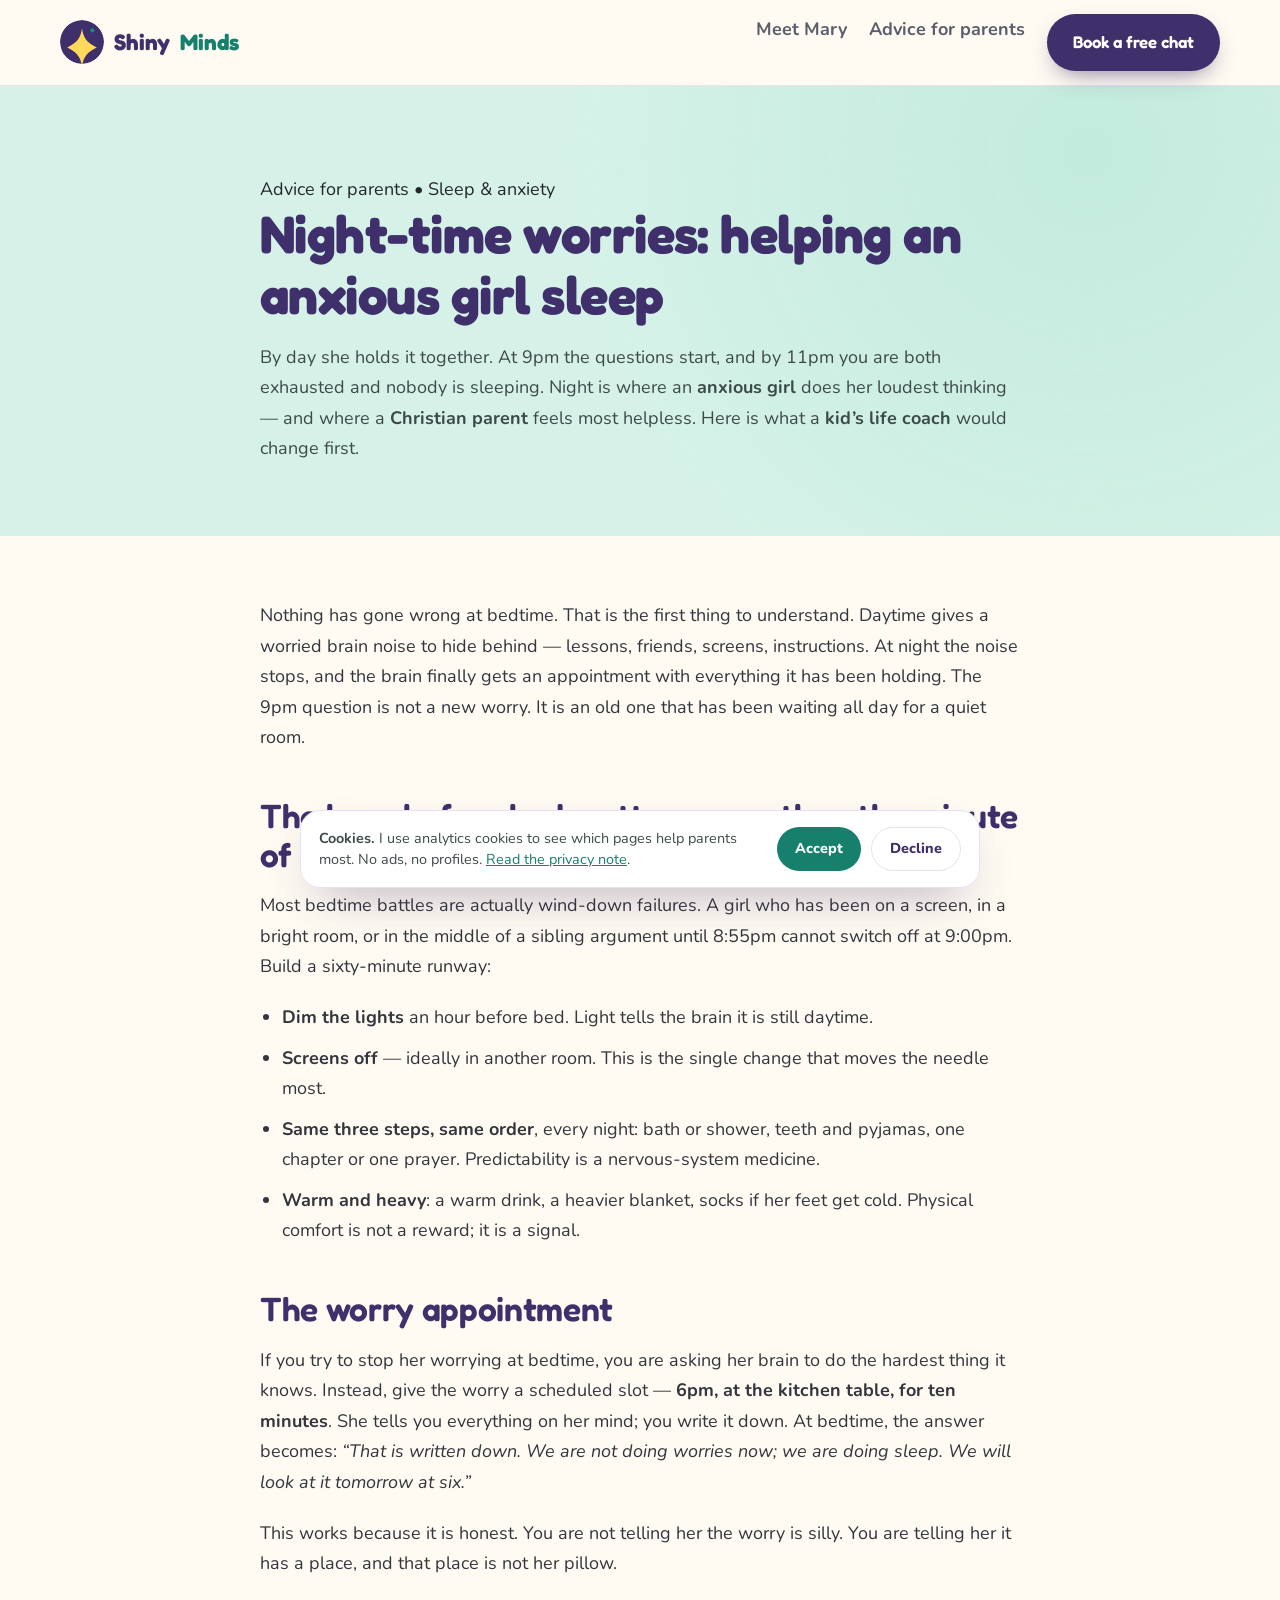
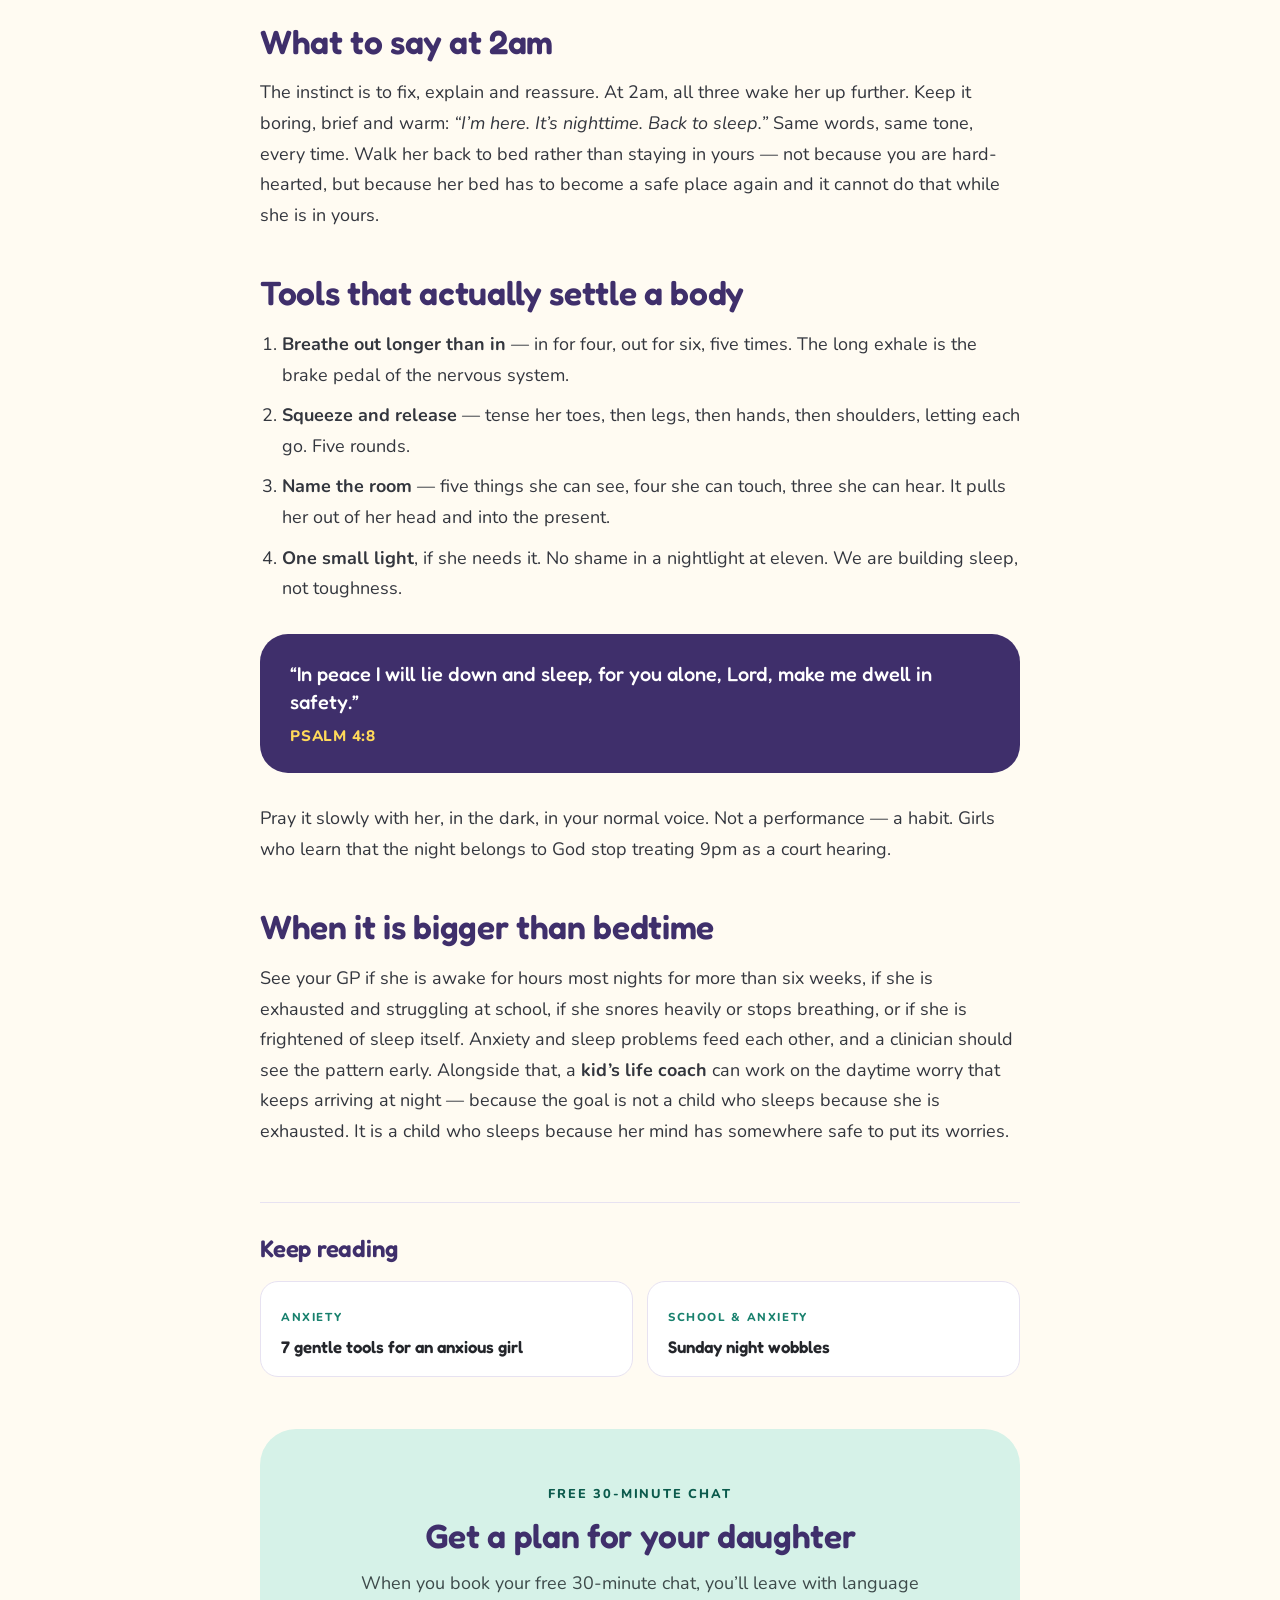
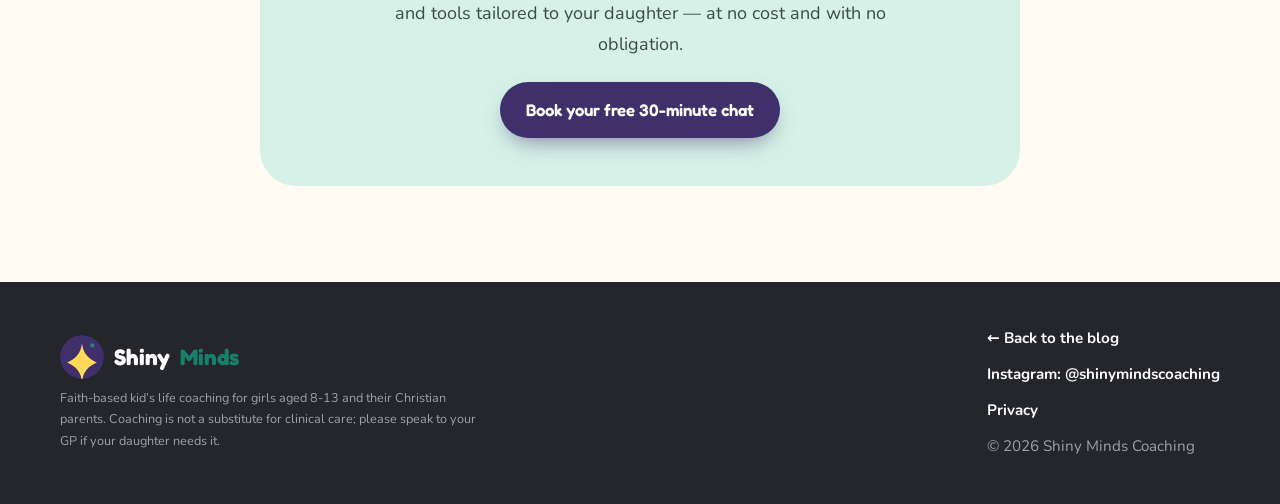
<file: blog/sleep-worries.html>
<!doctype html>
<html lang="en-GB">
<head>
<meta charset="utf-8">
<meta name="viewport" content="width=device-width, initial-scale=1">
<title>Night-Time Worries: Helping an Anxious Girl Sleep</title>
<meta name="description" content="Bedtime battles and 2am worries? A kid's life coach shares a gentle wind-down, calming tools and faith-filled words for an anxious girl aged 8-13.">
<link rel="canonical" href="https://shinymindscoaching.com/blog/sleep-worries.html">
<meta name="robots" content="index, follow">
<meta name="theme-color" content="#3F2F6B">
<link rel="icon" href="../images/shinyminds.svg">
<link rel="apple-touch-icon" sizes="180x180" href="../images/apple-touch-icon.png">
<meta property="og:type" content="article">
<meta property="og:title" content="Night-Time Worries: Helping an Anxious Girl Sleep">
<meta property="og:description" content="A gentle bedtime routine, calming tools and faith-filled words for an anxious girl who can't switch off at night.">
<meta property="og:url" content="https://shinymindscoaching.com/blog/sleep-worries.html">
<meta property="og:image" content="https://shinymindscoaching.com/images/mary-portrait.webp">
<meta name="twitter:card" content="summary_large_image">
<meta name="twitter:title" content="Night-Time Worries: Helping an Anxious Girl Sleep">
<meta name="twitter:description" content="A gentle bedtime routine, calming tools and faith-filled words for an anxious girl who can't switch off at night.">
<meta name="twitter:image" content="https://shinymindscoaching.com/images/mary-portrait.webp">
<link rel="preconnect" href="https://fonts.googleapis.com">
<link rel="preconnect" href="https://fonts.gstatic.com" crossorigin>
<link href="https://fonts.googleapis.com/css2?family=Fredoka:wght@500;600;700&family=Nunito:ital,wght@0,400;0,600;0,700;0,800;1,600&display=swap" rel="stylesheet">
<link rel="stylesheet" href="style.css?v=20261116">
<script src="/analytics.js"></script>
<script async src="https://www.googletagmanager.com/gtag/js?id=G-M0JJ4X9EP7"></script>
<script type="application/ld+json">
{
  "@context": "https://schema.org",
  "@type": "Article",
  "headline": "Night-time worries: helping an anxious girl sleep",
  "description": "A gentle bedtime routine, calming tools and faith-filled words for an anxious girl who can't switch off at night.",
  "datePublished": "2026-11-14",
  "dateModified": "2026-11-14",
  "author": {"@type": "Person", "name": "Mary Heather", "url": "https://shinymindscoaching.com/"},
  "publisher": {"@type": "Organization", "name": "Shiny Minds Coaching", "logo": {"@type": "ImageObject", "url": "https://shinymindscoaching.com/images/shinyminds.svg"}}
}
</script>
<script type="application/ld+json">
{
  "@context": "https://schema.org",
  "@type": "BreadcrumbList",
  "itemListElement": [
    {"@type": "ListItem", "position": 1, "name": "Home", "item": "https://shinymindscoaching.com/"},
    {"@type": "ListItem", "position": 2, "name": "Blog", "item": "https://shinymindscoaching.com/blog/"},
    {"@type": "ListItem", "position": 3, "name": "Night-time worries: helping an anxious girl sleep", "item": "https://shinymindscoaching.com/blog/sleep-worries.html"}
  ]
}
</script>
</head>
<body>
<header>
  <div class="nav">
    <a class="logo" href="/"><img src="../images/shinyminds.svg" alt="Shiny Minds Coaching" width="44" height="44">Shiny <span>Minds</span></a>
    <nav class="top-links" aria-label="Main">
      <a href="/#about">Meet Mary</a>
      <a href="/blog/">Advice for parents</a>
      <a class="btn" href="https://calendly.com/mramail_82/30min" target="_blank" rel="noopener">Book a free chat</a>
    </nav>
  </div>
</header>

<main>
  <section class="hero-post">
    <div class="wrap">
      <p class="meta">Advice for parents &bull; Sleep &amp; anxiety</p>
      <h1>Night-time worries: helping an anxious girl sleep</h1>
      <p class="lead" style="color:#3D4A4A;margin-top:16px">By day she holds it together. At 9pm the questions start, and by 11pm you are both exhausted and nobody is sleeping. Night is where an <strong>anxious girl</strong> does her loudest thinking &mdash; and where a <strong>Christian parent</strong> feels most helpless. Here is what a <strong>kid&rsquo;s life coach</strong> would change first.</p>
    </div>
  </section>

  <article class="article">
    <p>Nothing has gone wrong at bedtime. That is the first thing to understand. Daytime gives a worried brain noise to hide behind &mdash; lessons, friends, screens, instructions. At night the noise stops, and the brain finally gets an appointment with everything it has been holding. The 9pm question is not a new worry. It is an old one that has been waiting all day for a quiet room.</p>

    <h2>The hour before bed matters more than the minute of</h2>
    <p>Most bedtime battles are actually wind-down failures. A girl who has been on a screen, in a bright room, or in the middle of a sibling argument until 8:55pm cannot switch off at 9:00pm. Build a sixty-minute runway:</p>
    <ul>
      <li><strong>Dim the lights</strong> an hour before bed. Light tells the brain it is still daytime.</li>
      <li><strong>Screens off</strong> &mdash; ideally in another room. This is the single change that moves the needle most.</li>
      <li><strong>Same three steps, same order</strong>, every night: bath or shower, teeth and pyjamas, one chapter or one prayer. Predictability is a nervous-system medicine.</li>
      <li><strong>Warm and heavy</strong>: a warm drink, a heavier blanket, socks if her feet get cold. Physical comfort is not a reward; it is a signal.</li>
    </ul>

    <h2>The worry appointment</h2>
    <p>If you try to stop her worrying at bedtime, you are asking her brain to do the hardest thing it knows. Instead, give the worry a scheduled slot &mdash; <strong>6pm, at the kitchen table, for ten minutes</strong>. She tells you everything on her mind; you write it down. At bedtime, the answer becomes: <em>&ldquo;That is written down. We are not doing worries now; we are doing sleep. We will look at it tomorrow at six.&rdquo;</em></p>
    <p>This works because it is honest. You are not telling her the worry is silly. You are telling her it has a place, and that place is not her pillow.</p>

    <h2>What to say at 2am</h2>
    <p>The instinct is to fix, explain and reassure. At 2am, all three wake her up further. Keep it boring, brief and warm: <em>&ldquo;I&rsquo;m here. It&rsquo;s nighttime. Back to sleep.&rdquo;</em> Same words, same tone, every time. Walk her back to bed rather than staying in yours &mdash; not because you are hard-hearted, but because her bed has to become a safe place again and it cannot do that while she is in yours.</p>

    <h2>Tools that actually settle a body</h2>
    <ol>
      <li><strong>Breathe out longer than in</strong> &mdash; in for four, out for six, five times. The long exhale is the brake pedal of the nervous system.</li>
      <li><strong>Squeeze and release</strong> &mdash; tense her toes, then legs, then hands, then shoulders, letting each go. Five rounds.</li>
      <li><strong>Name the room</strong> &mdash; five things she can see, four she can touch, three she can hear. It pulls her out of her head and into the present.</li>
      <li><strong>One small light</strong>, if she needs it. No shame in a nightlight at eleven. We are building sleep, not toughness.</li>
    </ol>

    <blockquote>&ldquo;In peace I will lie down and sleep, for you alone, Lord, make me dwell in safety.&rdquo;<cite>PSALM 4:8</cite></blockquote>

    <p>Pray it slowly with her, in the dark, in your normal voice. Not a performance &mdash; a habit. Girls who learn that the night belongs to God stop treating 9pm as a court hearing.</p>

    <h2>When it is bigger than bedtime</h2>
    <p>See your GP if she is awake for hours most nights for more than six weeks, if she is exhausted and struggling at school, if she snores heavily or stops breathing, or if she is frightened of sleep itself. Anxiety and sleep problems feed each other, and a clinician should see the pattern early. Alongside that, a <strong>kid&rsquo;s life coach</strong> can work on the daytime worry that keeps arriving at night &mdash; because the goal is not a child who sleeps because she is exhausted. It is a child who sleeps because her mind has somewhere safe to put its worries.</p>

    <aside class="related" aria-label="Keep reading">
      <h2>Keep reading</h2>
      <div class="related-grid">
        <a class="related-card" href="anxious-girl.html"><span class="eyebrow">Anxiety</span><strong>7 gentle tools for an anxious girl</strong></a>
        <a class="related-card" href="sunday-night-wobbles.html"><span class="eyebrow">School & anxiety</span><strong>Sunday night wobbles</strong></a>
      </div>
    </aside>

    <div class="card-cta">
      <span class="eyebrow">Free 30-minute chat</span>
      <h2>Get a plan for your daughter</h2>
      <p>When you book your free 30-minute chat, you&rsquo;ll leave with language and tools tailored to your daughter &mdash; at no cost and with no obligation.</p>
      <a class="btn" href="https://calendly.com/mramail_82/30min" target="_blank" rel="noopener">Book your free 30-minute chat</a>
    </div>
  </article>
</main>

<footer>
  <div class="foot">
    <div>
      <a class="logo" href="/"><img src="../images/shinyminds.svg" alt="Shiny Minds Coaching" width="44" height="44">Shiny <span>Minds</span></a>
      <small>Faith-based kid&rsquo;s life coaching for girls aged 8-13 and their Christian parents. Coaching is not a substitute for clinical care; please speak to your GP if your daughter needs it.</small>
    </div>
    <div style="display:grid;gap:10px;justify-items:start">
      <a href="/blog/">&larr; Back to the blog</a>
      <a href="https://www.instagram.com/shinymindscoaching/" target="_blank" rel="noopener">Instagram: @shinymindscoaching</a>
      <a href="/privacy.html">Privacy</a>
      <span style="color:#9DA1AB">&copy; 2026 Shiny Minds Coaching</span>
    </div>
  </div>
</footer>

<div class="cookie" id="sm-cookie" role="dialog" aria-labelledby="sm-cookie-title" hidden>
  <p id="sm-cookie-title"><strong>Cookies.</strong> I use analytics cookies to see which pages help parents most. No ads, no profiles. <a href="/privacy.html">Read the privacy note</a>.</p>
  <div class="cookie-actions">
    <button type="button" class="cookie-btn" data-consent="yes">Accept</button>
    <button type="button" class="cookie-btn cookie-btn-ghost" data-consent="no">Decline</button>
  </div>
</div>
</body>
</html>
</file>
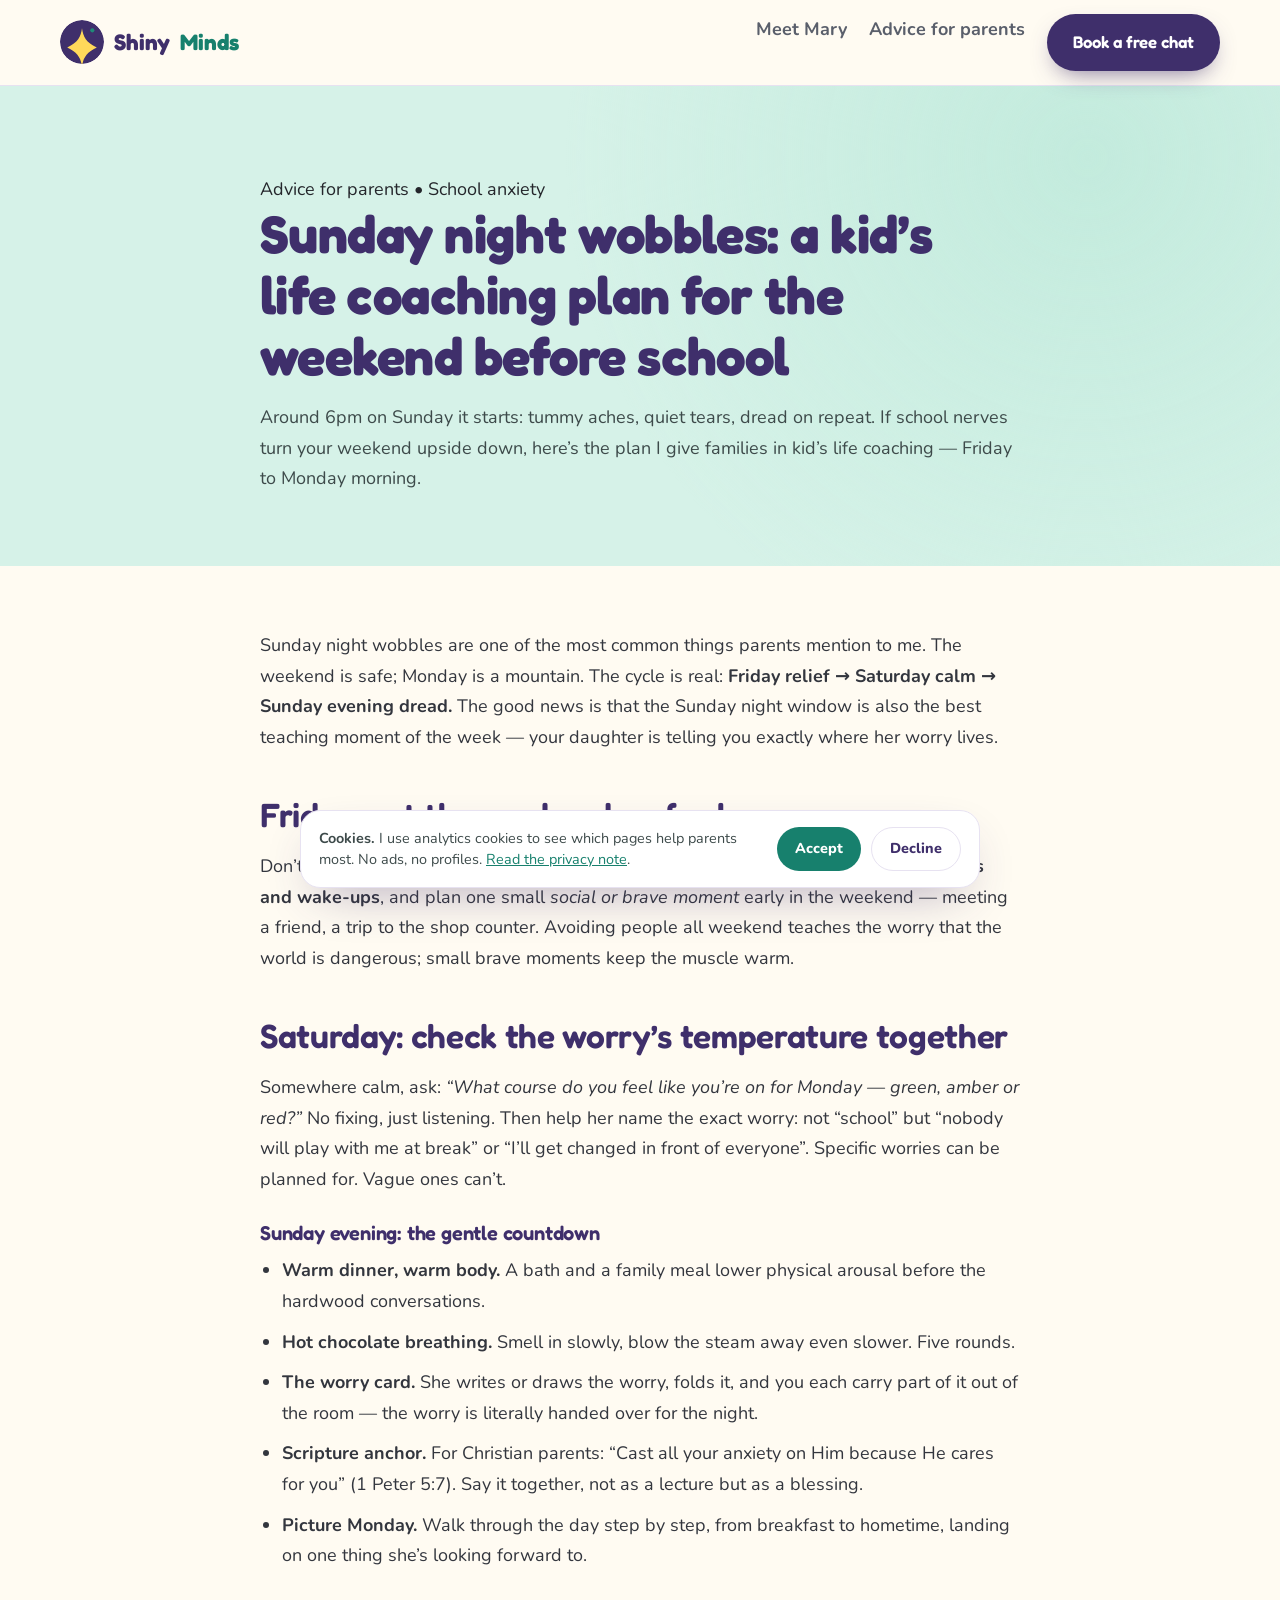
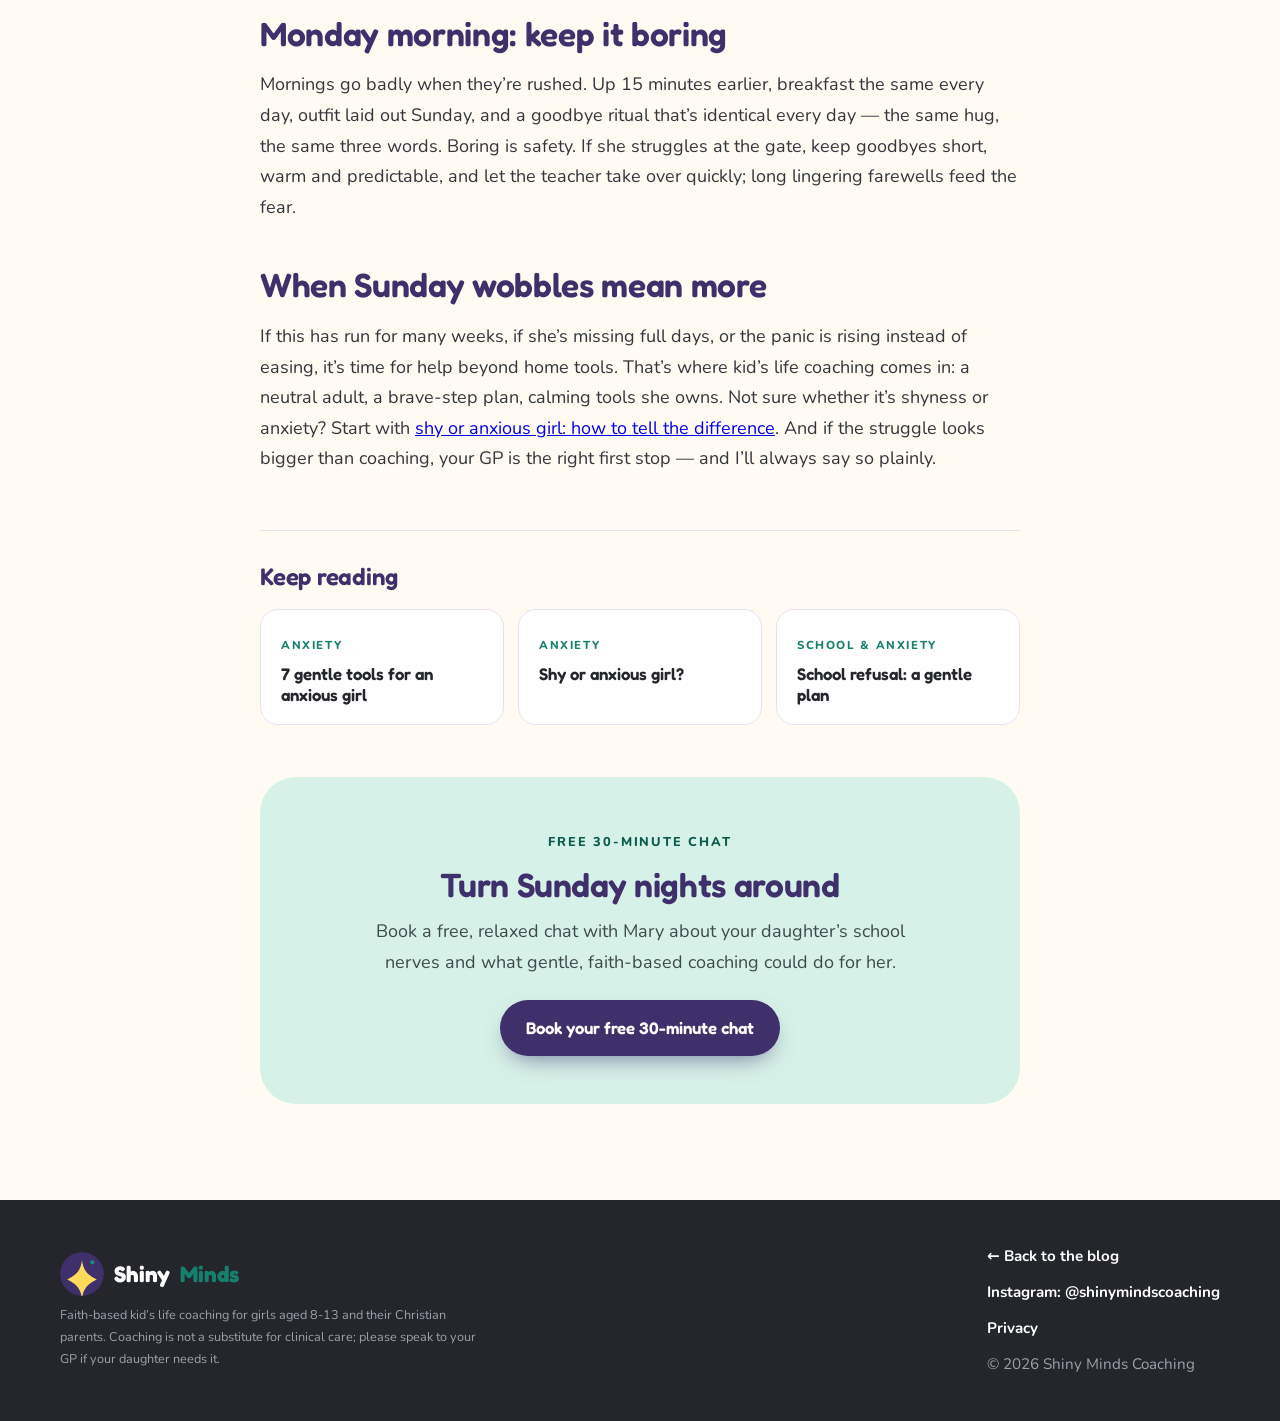
<file: blog/sunday-night-wobbles.html>
<!doctype html>
<html lang="en-GB">
<head>
<meta charset="utf-8">
<meta name="viewport" content="width=device-width, initial-scale=1">
<title>Sunday Night Wobbles: A Kid's Life Coach Plan | Shiny Minds</title>
<meta name="description" content="Sunday night wobbles and Monday morning dread? A kid's life coach's gentle plan for school nerves: calming tools, brave steps and faith.">
<link rel="canonical" href="https://shinymindscoaching.com/blog/sunday-night-wobbles.html">
<meta name="robots" content="index, follow">
<meta name="theme-color" content="#3F2F6B">
<link rel="icon" href="../images/shinyminds.svg">
<link rel="apple-touch-icon" sizes="180x180" href="../images/apple-touch-icon.png">
<meta property="og:type" content="article">
<meta property="og:title" content="Sunday Night Wobbles: A Kid's Life Coaching Plan">
<meta property="og:description" content="A gentle plan for school nerves: calming tools, brave steps and faith for anxious girls.">
<meta property="og:url" content="https://shinymindscoaching.com/blog/sunday-night-wobbles.html">
<meta property="og:image" content="https://shinymindscoaching.com/images/mary-portrait.webp">
<meta name="twitter:card" content="summary_large_image">
<meta name="twitter:title" content="Sunday Night Wobbles: A Kid's Life Coaching Plan">
<meta name="twitter:description" content="A gentle plan for school nerves: calming tools, brave steps and faith for anxious girls.">
<meta name="twitter:image" content="https://shinymindscoaching.com/images/mary-portrait.webp">
<link rel="preconnect" href="https://fonts.googleapis.com">
<link rel="preconnect" href="https://fonts.gstatic.com" crossorigin>
<link href="https://fonts.googleapis.com/css2?family=Fredoka:wght@500;600;700&family=Nunito:ital,wght@0,400;0,600;0,700;0,800;1,600&display=swap" rel="stylesheet">
<link rel="stylesheet" href="style.css?v=20261116">
<script type="application/ld+json">
{
  "@context": "https://schema.org",
  "@type": "Article",
  "headline": "Sunday night wobbles: a kid's life coaching plan for school nerves",
  "description": "A gentle, faith-based weekend plan to calm school nerves — from a kid's life coach.",
  "datePublished": "2026-11-05",
  "dateModified": "2026-11-05",
  "author": {"@type": "Person", "name": "Mary Heather", "url": "https://shinymindscoaching.com/"},
  "publisher": {"@type": "Organization", "name": "Shiny Minds Coaching", "logo": {"@type": "ImageObject", "url": "https://shinymindscoaching.com/images/shinyminds.svg"}}
}
</script>
<script type="application/ld+json">
{
  "@context": "https://schema.org",
  "@type": "BreadcrumbList",
  "itemListElement": [
    {
      "@type": "ListItem",
      "position": 1,
      "name": "Home",
      "item": "https://shinymindscoaching.com/"
    },
    {
      "@type": "ListItem",
      "position": 2,
      "name": "Blog",
      "item": "https://shinymindscoaching.com/blog/"
    },
    {
      "@type": "ListItem",
      "position": 3,
      "name": "Sunday night wobbles: a kid's life coaching plan",
      "item": "https://shinymindscoaching.com/blog/sunday-night-wobbles.html"
    }
  ]
}
</script>
<script src="/analytics.js"></script>
<script async src="https://www.googletagmanager.com/gtag/js?id=G-M0JJ4X9EP7"></script>
</head>
<body>
<header>
  <div class="nav">
    <a class="logo" href="/"><img src="../images/shinyminds.svg" alt="Shiny Minds Coaching" width="44" height="44">Shiny <span>Minds</span></a>
    <nav class="top-links" aria-label="Main">
      <a href="/#about">Meet Mary</a>
      <a href="/blog/">Advice for parents</a>
      <a class="btn" href="https://calendly.com/mramail_82/30min" target="_blank" rel="noopener">Book a free chat</a>
    </nav>
  </div>
</header>

<main>
  <section class="hero-post">
    <div class="wrap">
      <p class="meta">Advice for parents &bull; School anxiety</p>
      <h1>Sunday night wobbles: a kid&rsquo;s life coaching plan for the weekend before school</h1>
      <p class="lead" style="color:#3D4A4A;margin-top:16px">Around 6pm on Sunday it starts: tummy aches, quiet tears, dread on repeat. If school nerves turn your weekend upside down, here&rsquo;s the plan I give families in kid&rsquo;s life coaching &mdash; Friday to Monday morning.</p>
    </div>
  </section>

  <article class="article">
    <p>Sunday night wobbles are one of the most common things parents mention to me. The weekend is safe; Monday is a mountain. The cycle is real: <strong>Friday relief &rarr; Saturday calm &rarr; Sunday evening dread.</strong> The good news is that the Sunday night window is also the best teaching moment of the week &mdash; your daughter is telling you exactly where her worry lives.</p>

    <h2>Friday: set the weekend up for brave</h2>
    <p>Don&rsquo;t let the weekend disappear into screens and late nights. Keep <strong>consistent bedtimes and wake-ups</strong>, and plan one small <em>social or brave moment</em> early in the weekend &mdash; meeting a friend, a trip to the shop counter. Avoiding people all weekend teaches the worry that the world is dangerous; small brave moments keep the muscle warm.</p>

    <h2>Saturday: check the worry&rsquo;s temperature together</h2>
    <p>Somewhere calm, ask: <em>&ldquo;What course do you feel like you&rsquo;re on for Monday &mdash; green, amber or red?&rdquo;</em> No fixing, just listening. Then help her name the exact worry: not &ldquo;school&rdquo; but &ldquo;nobody will play with me at break&rdquo; or &ldquo;I&rsquo;ll get changed in front of everyone&rdquo;. Specific worries can be planned for. Vague ones can&rsquo;t.</p>

    <h3>Sunday evening: the gentle countdown</h3>
    <ul>
      <li><strong>Warm dinner, warm body.</strong> A bath and a family meal lower physical arousal before the hardwood conversations.</li>
      <li><strong>Hot chocolate breathing.</strong> Smell in slowly, blow the steam away even slower. Five rounds.</li>
      <li><strong>The worry card.</strong> She writes or draws the worry, folds it, and you each carry part of it out of the room &mdash; the worry is literally handed over for the night.</li>
      <li><strong>Scripture anchor.</strong> For Christian parents: &ldquo;Cast all your anxiety on Him because He cares for you&rdquo; (1 Peter 5:7). Say it together, not as a lecture but as a blessing.</li>
      <li><strong>Picture Monday.</strong> Walk through the day step by step, from breakfast to hometime, landing on one thing she&rsquo;s looking forward to.</li>
    </ul>

    <h2>Monday morning: keep it boring</h2>
    <p>Mornings go badly when they&rsquo;re rushed. Up 15 minutes earlier, breakfast the same every day, outfit laid out Sunday, and a goodbye ritual that&rsquo;s identical every day &mdash; the same hug, the same three words. Boring is safety. If she struggles at the gate, keep goodbyes short, warm and predictable, and let the teacher take over quickly; long lingering farewells feed the fear.</p>

    <h2>When Sunday wobbles mean more</h2>
    <p>If this has run for many weeks, if she&rsquo;s missing full days, or the panic is rising instead of easing, it&rsquo;s time for help beyond home tools. That&rsquo;s where kid&rsquo;s life coaching comes in: a neutral adult, a brave-step plan, calming tools she owns. Not sure whether it&rsquo;s shyness or anxiety? Start with <a href="shy-or-anxious.html">shy or anxious girl: how to tell the difference</a>. And if the struggle looks bigger than coaching, your GP is the right first stop &mdash; and I&rsquo;ll always say so plainly.</p>

    <aside class="related" aria-label="Keep reading">
      <h2>Keep reading</h2>
      <div class="related-grid">
        <a class="related-card" href="anxious-girl.html"><span class="eyebrow">Anxiety</span><strong>7 gentle tools for an anxious girl</strong></a>
        <a class="related-card" href="shy-or-anxious.html"><span class="eyebrow">Anxiety</span><strong>Shy or anxious girl?</strong></a>
              <a class="related-card" href="school-refusal.html"><span class="eyebrow">School & anxiety</span><strong>School refusal: a gentle plan</strong></a>
</div>
    </aside>

    <div class="card-cta">
      <span class="eyebrow">Free 30-minute chat</span>
      <h2>Turn Sunday nights around</h2>
      <p>Book a free, relaxed chat with Mary about your daughter&rsquo;s school nerves and what gentle, faith-based coaching could do for her.</p>
      <a class="btn" href="https://calendly.com/mramail_82/30min" target="_blank" rel="noopener">Book your free 30-minute chat</a>
    </div>
  </article>
</main>

<footer>
  <div class="foot">
    <div>
      <a class="logo" href="/"><img src="../images/shinyminds.svg" alt="Shiny Minds Coaching" width="44" height="44">Shiny <span>Minds</span></a>
      <small>Faith-based kid&rsquo;s life coaching for girls aged 8-13 and their Christian parents. Coaching is not a substitute for clinical care; please speak to your GP if your daughter needs it.</small>
    </div>
    <div style="display:grid;gap:10px;justify-items:start">
      <a href="/blog/">&larr; Back to the blog</a>
      <a href="https://www.instagram.com/shinymindscoaching/" target="_blank" rel="noopener">Instagram: @shinymindscoaching</a>
      <a href="/privacy.html">Privacy</a>
      <span style="color:#9DA1AB">&copy; 2026 Shiny Minds Coaching</span>
    </div>
  </div>
</footer>

<div class="cookie" id="sm-cookie" role="dialog" aria-labelledby="sm-cookie-title" hidden>
  <p id="sm-cookie-title"><strong>Cookies.</strong> I use analytics cookies to see which pages help parents most. No ads, no profiles. <a href="/privacy.html">Read the privacy note</a>.</p>
  <div class="cookie-actions">
    <button type="button" class="cookie-btn" data-consent="yes">Accept</button>
    <button type="button" class="cookie-btn cookie-btn-ghost" data-consent="no">Decline</button>
  </div>
</div>
</body>
</html>
</file>
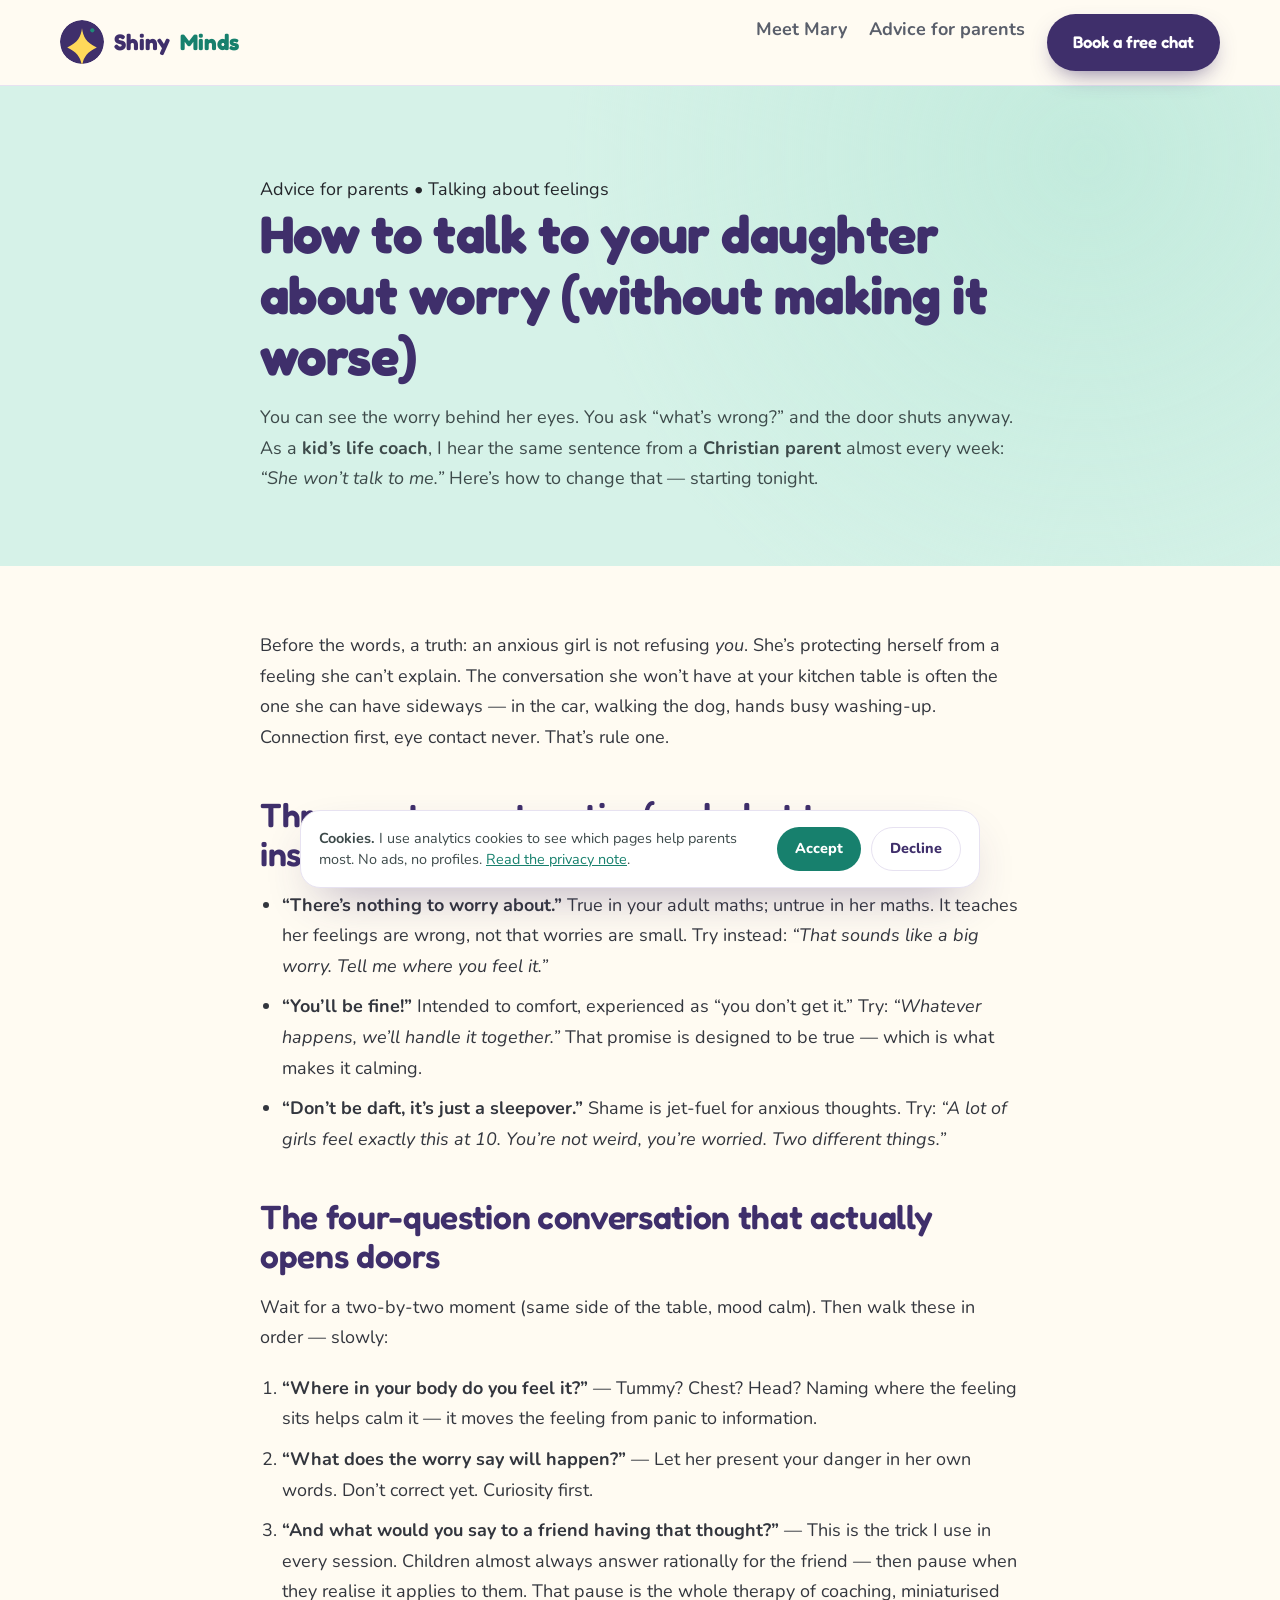
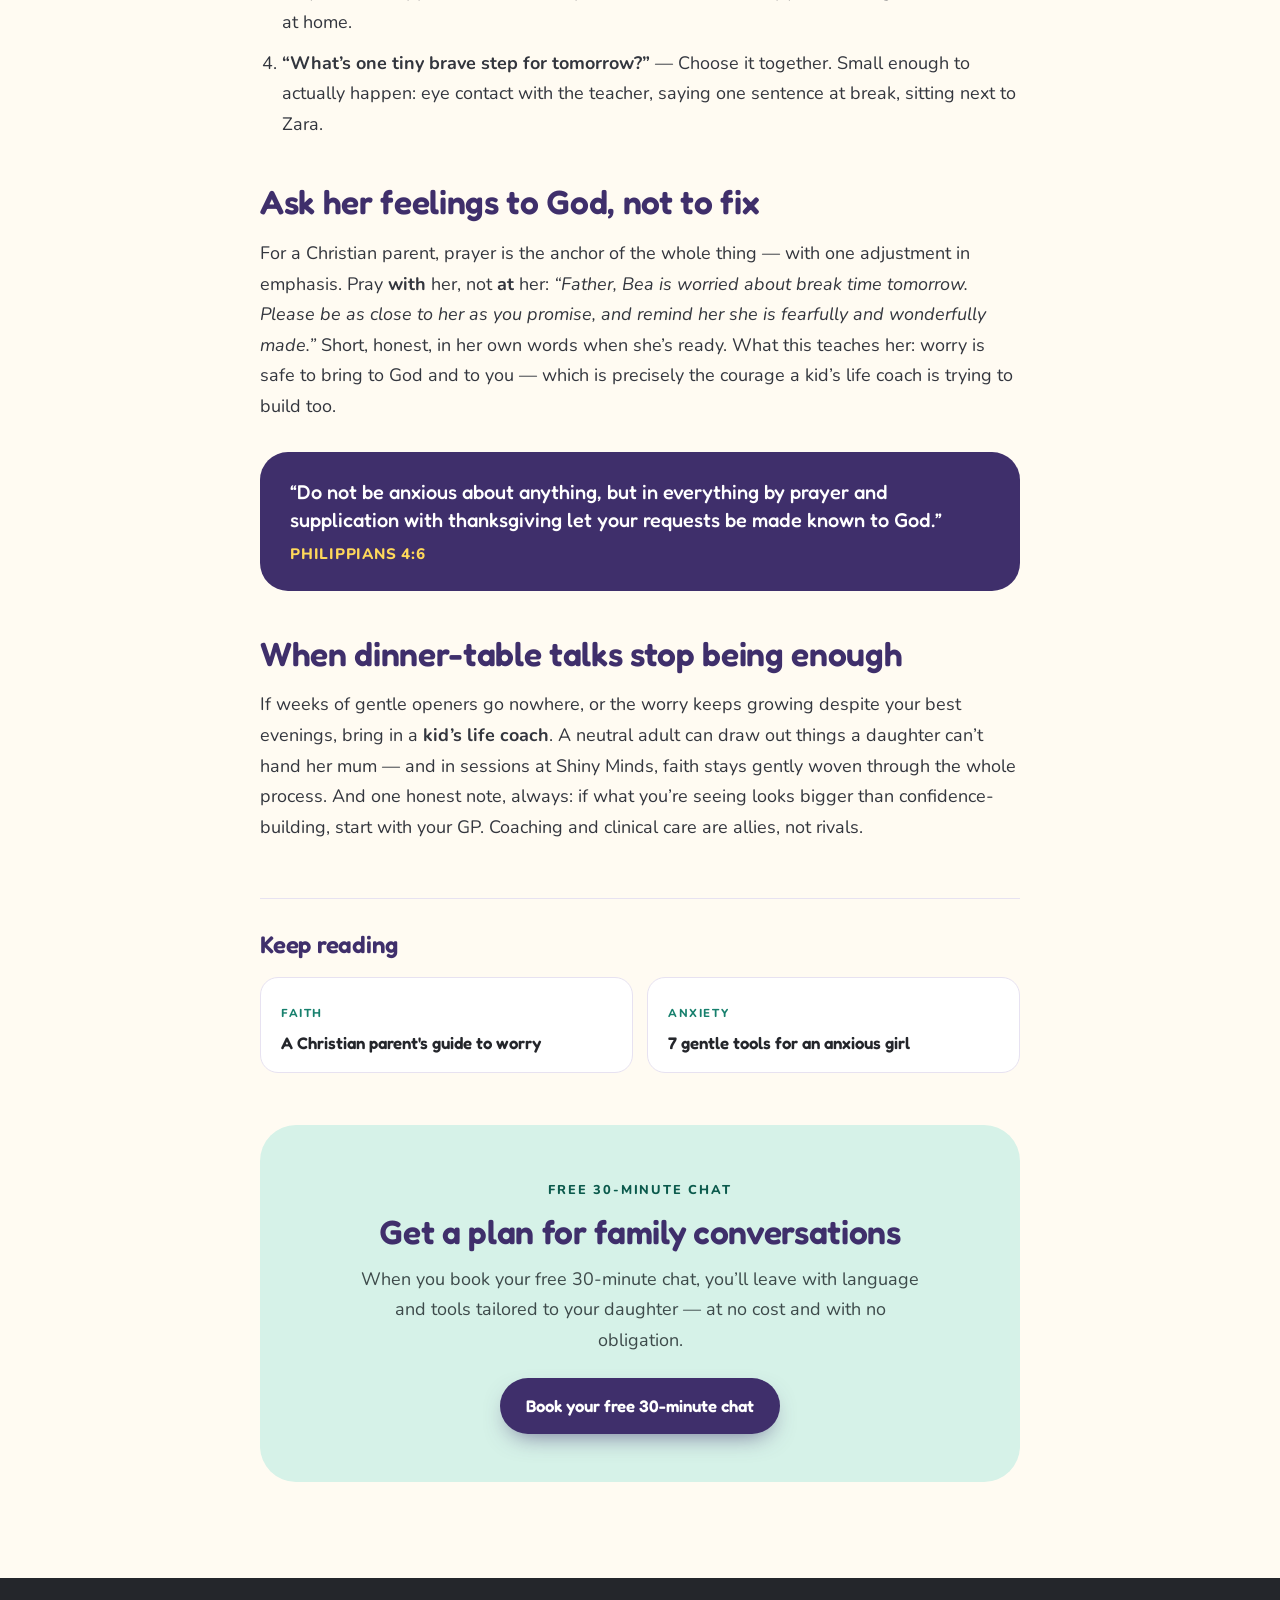
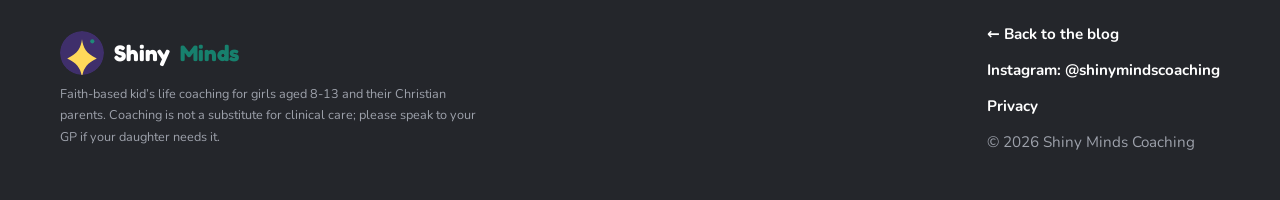
<file: blog/talk-about-worry.html>
<!doctype html>
<html lang="en-GB">
<head>
<meta charset="utf-8">
<meta name="viewport" content="width=device-width, initial-scale=1">
<title>How to Talk to Your Daughter About Worry | Shiny Minds</title>
<meta name="description" content="What to say — and what not to say — when your daughter is worried. A Christian parent's guide from a kid's life coach: calm first, questions second.">
<link rel="canonical" href="https://shinymindscoaching.com/blog/talk-about-worry.html">
<meta name="robots" content="index, follow">
<meta name="theme-color" content="#3F2F6B">
<link rel="icon" href="../images/shinyminds.svg">
<link rel="apple-touch-icon" sizes="180x180" href="../images/apple-touch-icon.png">
<meta property="og:type" content="article">
<meta property="og:title" content="How to Talk to Your Daughter About Worry">
<meta property="og:description" content="What to say — and what not to say — when your daughter is worried, from a kid's life coach.">
<meta property="og:url" content="https://shinymindscoaching.com/blog/talk-about-worry.html">
<meta property="og:image" content="https://shinymindscoaching.com/images/mary-portrait.webp">
<meta name="twitter:card" content="summary_large_image">
<meta name="twitter:title" content="How to Talk to Your Daughter About Worry">
<meta name="twitter:description" content="What to say — and what not to say — when your daughter is worried, from a kid's life coach.">
<meta name="twitter:image" content="https://shinymindscoaching.com/images/mary-portrait.webp">
<link rel="preconnect" href="https://fonts.googleapis.com">
<link rel="preconnect" href="https://fonts.gstatic.com" crossorigin>
<link href="https://fonts.googleapis.com/css2?family=Fredoka:wght@500;600;700&family=Nunito:ital,wght@0,400;0,600;0,700;0,800;1,600&display=swap" rel="stylesheet">
<link rel="stylesheet" href="style.css?v=20261116">
<script type="application/ld+json">
{
  "@context": "https://schema.org",
  "@type": "Article",
  "headline": "How to talk to your daughter about worry (without making it worse)",
  "description": "What to say — and what not to say — when your daughter is worried. A gentle, faith-based guide for Christian parents.",
  "datePublished": "2026-11-12",
  "dateModified": "2026-11-12",
  "author": {"@type": "Person", "name": "Mary Heather", "url": "https://shinymindscoaching.com/"},
  "publisher": {"@type": "Organization", "name": "Shiny Minds Coaching", "logo": {"@type": "ImageObject", "url": "https://shinymindscoaching.com/images/shinyminds.svg"}}
}
</script>
<script type="application/ld+json">
{
  "@context": "https://schema.org",
  "@type": "BreadcrumbList",
  "itemListElement": [
    {
      "@type": "ListItem",
      "position": 1,
      "name": "Home",
      "item": "https://shinymindscoaching.com/"
    },
    {
      "@type": "ListItem",
      "position": 2,
      "name": "Blog",
      "item": "https://shinymindscoaching.com/blog/"
    },
    {
      "@type": "ListItem",
      "position": 3,
      "name": "How to talk to your daughter about worry",
      "item": "https://shinymindscoaching.com/blog/talk-about-worry.html"
    }
  ]
}
</script>
<script src="/analytics.js"></script>
<script async src="https://www.googletagmanager.com/gtag/js?id=G-M0JJ4X9EP7"></script>
</head>
<body>
<header>
  <div class="nav">
    <a class="logo" href="/"><img src="../images/shinyminds.svg" alt="Shiny Minds Coaching" width="44" height="44">Shiny <span>Minds</span></a>
    <nav class="top-links" aria-label="Main">
      <a href="/#about">Meet Mary</a>
      <a href="/blog/">Advice for parents</a>
      <a class="btn" href="https://calendly.com/mramail_82/30min" target="_blank" rel="noopener">Book a free chat</a>
    </nav>
  </div>
</header>

<main>
  <section class="hero-post">
    <div class="wrap">
      <p class="meta">Advice for parents &bull; Talking about feelings</p>
      <h1>How to talk to your daughter about worry (without making it worse)</h1>
      <p class="lead" style="color:#3D4A4A;margin-top:16px">You can see the worry behind her eyes. You ask &ldquo;what&rsquo;s wrong?&rdquo; and the door shuts anyway. As a <strong>kid&rsquo;s life coach</strong>, I hear the same sentence from a <strong>Christian parent</strong> almost every week: <em>&ldquo;She won&rsquo;t talk to me.&rdquo;</em> Here&rsquo;s how to change that — starting tonight.</p>
    </div>
  </section>

  <article class="article">
    <p>Before the words, a truth: an anxious girl is not refusing <em>you</em>. She&rsquo;s protecting herself from a feeling she can&rsquo;t explain. The conversation she won&rsquo;t have at your kitchen table is often the one she can have sideways — in the car, walking the dog, hands busy washing-up. Connection first, eye contact never. That&rsquo;s rule one.</p>

    <h2>Three sentences to retire (and what to say instead)</h2>
    <ul>
      <li><strong>&ldquo;There&rsquo;s nothing to worry about.&rdquo;</strong> True in your adult maths; untrue in her maths. It teaches her feelings are wrong, not that worries are small. Try instead: <em>&ldquo;That sounds like a big worry. Tell me where you feel it.&rdquo;</em></li>
      <li><strong>&ldquo;You&rsquo;ll be fine!&rdquo;</strong> Intended to comfort, experienced as &ldquo;you don&rsquo;t get it.&rdquo; Try: <em>&ldquo;Whatever happens, we&rsquo;ll handle it together.&rdquo;</em> That promise is designed to be true — which is what makes it calming.</li>
      <li><strong>&ldquo;Don&rsquo;t be daft, it&rsquo;s just a sleepover.&rdquo;</strong> Shame is jet-fuel for anxious thoughts. Try: <em>&ldquo;A lot of girls feel exactly this at 10. You&rsquo;re not weird, you&rsquo;re worried. Two different things.&rdquo;</em></li>
    </ul>

    <h2>The four-question conversation that actually opens doors</h2>
    <p>Wait for a two-by-two moment (same side of the table, mood calm). Then walk these in order — slowly:</p>
    <ol>
      <li><strong>&ldquo;Where in your body do you feel it?&rdquo;</strong> — Tummy? Chest? Head? Naming where the feeling sits helps calm it — it moves the feeling from panic to information.</li>
      <li><strong>&ldquo;What does the worry say will happen?&rdquo;</strong> — Let her present your danger in her own words. Don&rsquo;t correct yet. Curiosity first.</li>
      <li><strong>&ldquo;And what would you say to a friend having that thought?&rdquo;</strong> — This is the trick I use in every session. Children almost always answer rationally for the friend — then pause when they realise it applies to them. That pause is the whole therapy of coaching, miniaturised at home.</li>
      <li><strong>&ldquo;What&rsquo;s one tiny brave step for tomorrow?&rdquo;</strong> — Choose it together. Small enough to actually happen: eye contact with the teacher, saying one sentence at break, sitting next to Zara.</li>
    </ol>

    <h2>Ask her feelings to God, not to fix</h2>
    <p>For a Christian parent, prayer is the anchor of the whole thing — with one adjustment in emphasis. Pray <strong>with</strong> her, not <strong>at</strong> her: <em>&ldquo;Father, Bea is worried about break time tomorrow. Please be as close to her as you promise, and remind her she is fearfully and wonderfully made.&rdquo;</em> Short, honest, in her own words when she&rsquo;s ready. What this teaches her: worry is safe to bring to God and to you — which is precisely the courage a kid&rsquo;s life coach is trying to build too.</p>
    <blockquote>&ldquo;Do not be anxious about anything, but in everything by prayer and supplication with thanksgiving let your requests be made known to God.&rdquo;<cite>PHILIPPIANS 4:6</cite></blockquote>

    <h2>When dinner-table talks stop being enough</h2>
    <p>If weeks of gentle openers go nowhere, or the worry keeps growing despite your best evenings, bring in a <strong>kid&rsquo;s life coach</strong>. A neutral adult can draw out things a daughter can&rsquo;t hand her mum — and in sessions at Shiny Minds, faith stays gently woven through the whole process. And one honest note, always: if what you&rsquo;re seeing looks bigger than confidence-building, start with your GP. Coaching and clinical care are allies, not rivals.</p>

    <aside class="related" aria-label="Keep reading">
      <h2>Keep reading</h2>
      <div class="related-grid">
        <a class="related-card" href="christian-parent.html"><span class="eyebrow">Faith</span><strong>A Christian parent's guide to worry</strong></a>
        <a class="related-card" href="anxious-girl.html"><span class="eyebrow">Anxiety</span><strong>7 gentle tools for an anxious girl</strong></a>
      </div>
    </aside>

    <div class="card-cta">
      <span class="eyebrow">Free 30-minute chat</span>
      <h2>Get a plan for family conversations</h2>
      <p>When you book your free 30-minute chat, you&rsquo;ll leave with language and tools tailored to your daughter &mdash; at no cost and with no obligation.</p>
      <a class="btn" href="https://calendly.com/mramail_82/30min" target="_blank" rel="noopener">Book your free 30-minute chat</a>
    </div>
  </article>
</main>

<footer>
  <div class="foot">
    <div>
      <a class="logo" href="/"><img src="../images/shinyminds.svg" alt="Shiny Minds Coaching" width="44" height="44">Shiny <span>Minds</span></a>
      <small>Faith-based kid&rsquo;s life coaching for girls aged 8-13 and their Christian parents. Coaching is not a substitute for clinical care; please speak to your GP if your daughter needs it.</small>
    </div>
    <div style="display:grid;gap:10px;justify-items:start">
      <a href="/blog/">&larr; Back to the blog</a>
      <a href="https://www.instagram.com/shinymindscoaching/" target="_blank" rel="noopener">Instagram: @shinymindscoaching</a>
      <a href="/privacy.html">Privacy</a>
      <span style="color:#9DA1AB">&copy; 2026 Shiny Minds Coaching</span>
    </div>
  </div>
</footer>

<div class="cookie" id="sm-cookie" role="dialog" aria-labelledby="sm-cookie-title" hidden>
  <p id="sm-cookie-title"><strong>Cookies.</strong> I use analytics cookies to see which pages help parents most. No ads, no profiles. <a href="/privacy.html">Read the privacy note</a>.</p>
  <div class="cookie-actions">
    <button type="button" class="cookie-btn" data-consent="yes">Accept</button>
    <button type="button" class="cookie-btn cookie-btn-ghost" data-consent="no">Decline</button>
  </div>
</div>
</body>
</html>
</file>
<file: blog/style.css>
/* Shiny Minds blog — shared styles */
:root{
  --cream:#FFFBF2;--mint:#D6F2E8;--teal:#17806D;--ink:#24262B;--muted:#5A5F6B;
  --lavender:#8B6FC6;--plum:#3F2F6B;--sun:#FFD95A;--line:#E7E2F1;--radius:28px;
  --shadow:0 18px 40px -22px rgba(63,47,107,.35);
}
*{box-sizing:border-box;margin:0;padding:0}
html{scroll-behavior:smooth}
body{font-family:"Nunito",system-ui,sans-serif;color:var(--ink);background:var(--cream);line-height:1.7;font-size:18px;-webkit-font-smoothing:antialiased}
img{max-width:100%;display:block}
h1,h2,h3{font-family:"Fredoka",sans-serif;line-height:1.15;letter-spacing:-.01em}
h1{font-size:clamp(2.1rem,4.6vw,3.3rem);font-weight:700;color:var(--plum)}
h2{font-size:clamp(1.5rem,3vw,2.1rem);font-weight:600;color:var(--plum)}
h3{font-size:1.25rem;font-weight:600;color:var(--plum)}
header{position:sticky;top:0;z-index:20;background:rgba(255,251,242,.9);backdrop-filter:blur(10px);border-bottom:1px solid var(--line)}
.nav{width:min(1160px,100% - 32px);margin-inline:auto;display:flex;align-items:center;justify-content:space-between;gap:16px;padding:14px 0}
.logo{display:flex;align-items:center;gap:10px;text-decoration:none;font-family:"Fredoka",sans-serif;font-weight:700;font-size:1.4rem;color:var(--plum)}
.logo span{color:var(--teal)}
.logo img{width:44px;height:44px;border-radius:50%}
.btn{display:inline-flex;align-items:center;justify-content:center;gap:10px;font-family:"Fredoka",sans-serif;font-weight:600;font-size:1.05rem;text-decoration:none;border-radius:999px;padding:14px 26px;background:var(--plum);color:#fff;box-shadow:0 10px 24px -10px rgba(63,47,107,.7);transition:transform .2s,background .2s}
.btn:hover{transform:translateY(-2px);background:#33255a}
.btn.ghost{background:transparent;color:var(--plum);border:2px solid var(--plum);box-shadow:none}
.btn.ghost:hover{background:var(--plum);color:#fff}
nav.crumbs,nav.top-links{display:flex;gap:22px}
nav a{text-decoration:none;font-weight:700;color:var(--muted)}
nav a:hover{color:var(--plum)}
.hero-post{background:radial-gradient(circle at 85% 15%,#C3EBDD 0,transparent 45%),var(--mint);padding:clamp(44px,7vw,88px) 0 clamp(40px,6vw,72px)}
.hero-post .wrap{width:min(760px,100% - 32px);margin-inline:auto}
.article{width:min(760px,100% - 32px);margin-inline:auto;padding:clamp(36px,6vw,64px) 0 clamp(56px,8vw,88px)}
.article p{margin:0 0 20px;color:#33363E}
.article h2{margin:44px 0 16px}
.article h3{margin:28px 0 10px}
.article ul,.article ol{margin:0 0 20px 22px;color:#33363E}
.article li{margin-bottom:10px}
.article .meta{font-size:.95rem;font-weight:700;color:var(--teal);margin-bottom:14px}
.eyebrow{display:inline-flex;align-items:center;gap:8px;font-weight:800;font-size:.8rem;letter-spacing:.14em;text-transform:uppercase;color:var(--teal)}
blockquote{background:var(--plum);color:#fff;border-radius:var(--radius);padding:26px 30px;font-family:"Fredoka",sans-serif;font-size:1.25rem;line-height:1.4;font-weight:500;margin:30px 0}
blockquote cite{display:block;margin-top:10px;font-family:"Nunito",sans-serif;font-style:normal;font-size:.95rem;font-weight:800;color:var(--sun);letter-spacing:.05em}
.card-cta{background:var(--mint);border-radius:36px;padding:clamp(28px,5vw,48px);text-align:center;margin:52px 0 8px}
.card-cta h2{margin:10px 0 12px}
.card-cta p{color:#3D4A4A;max-width:52ch;margin-inline:auto 20px}
.card-cta p{margin-inline:auto;margin-bottom:22px}
.cards{width:min(1160px,100% - 32px);margin-inline:auto;display:grid;grid-template-columns:repeat(3,1fr);gap:22px;padding:8px 0 clamp(56px,8vw,88px)}
.card{background:#fff;border:1px solid var(--line);border-radius:var(--radius);padding:26px;display:flex;flex-direction:column;gap:12px;transition:transform .2s,box-shadow .2s}
.card:hover{transform:translateY(-4px);box-shadow:var(--shadow)}
.card h2{font-size:1.15rem;color:var(--plum);margin:0;letter-spacing:0}
.card p{color:var(--muted);font-size:.98rem;margin:0}
.card .more{margin-top:auto;font-weight:800;font-size:.92rem;color:var(--teal);text-decoration:none}
.cards-sec .wrap{width:min(1160px,100% - 32px);margin-inline:auto;padding-top:clamp(40px,6vw,64px)}
.HubIntro{text-align:center;max-width:720px;margin:0 auto 34px}
.HubIntro .lead{color:var(--muted);margin-top:10px}
footer{background:var(--ink);color:#C9CCD3;padding:44px 0;font-size:.95rem}
.foot{width:min(1160px,100% - 32px);margin-inline:auto;display:flex;flex-wrap:wrap;justify-content:space-between;gap:24px;align-items:center}
.foot .logo{color:#fff}
.foot a{color:#fff;text-decoration:none;font-weight:700}
.foot small{display:block;margin-top:8px;max-width:52ch;color:#9DA1AB}
@media (max-width:860px){.cards{grid-template-columns:1fr}nav.top-links a:not(.btn){display:none}}

/* related posts */
.related{margin:56px 0 0;padding-top:32px;border-top:1px solid #E7E2F1}
.related h2{font-size:1.5rem;margin:0 0 18px}
.related-grid{display:grid;gap:14px;grid-template-columns:repeat(auto-fit,minmax(230px,1fr))}
.related-card{display:block;padding:18px 20px;border:1px solid #E7E2F1;border-radius:18px;text-decoration:none;background:#fff;transition:transform .2s ease,box-shadow .2s ease}
.related-card:hover{transform:translateY(-2px);box-shadow:0 12px 30px -18px rgba(63,47,107,.45)}
.related-card .eyebrow{font-size:.72rem}
.related-card strong{display:block;font-family:"Fredoka",sans-serif;font-weight:600;font-size:1.05rem;line-height:1.25;color:#24262B;margin-top:6px}

/* contrast fix: eyebrow on mint card */
.card-cta .eyebrow{color:#0B5A4C}

/* consent banner + analytics */
.cookie{position:fixed;left:12px;right:12px;bottom:12px;z-index:9999;max-width:680px;margin-inline:auto;background:#fff;border:1px solid var(--line);border-radius:20px;box-shadow:0 20px 50px -20px rgba(63,47,107,.45);padding:16px 18px;display:flex;gap:14px;align-items:center;justify-content:space-between;flex-wrap:wrap;font-size:.9rem;line-height:1.5;color:#3D4A4A}
.cookie[hidden]{display:none}
.cookie p{margin:0;flex:1 1 260px}
.cookie a{color:var(--teal)}
.cookie-actions{display:flex;gap:10px;flex:0 0 auto}
.cookie-btn{font:inherit;font-weight:800;border:0;border-radius:999px;padding:10px 18px;background:var(--teal);color:#fff;cursor:pointer}
.cookie-btn-ghost{background:transparent;color:var(--plum);border:1px solid var(--line)}
.cookie-btn:focus-visible{outline:3px solid var(--plum);outline-offset:2px}
</file>
